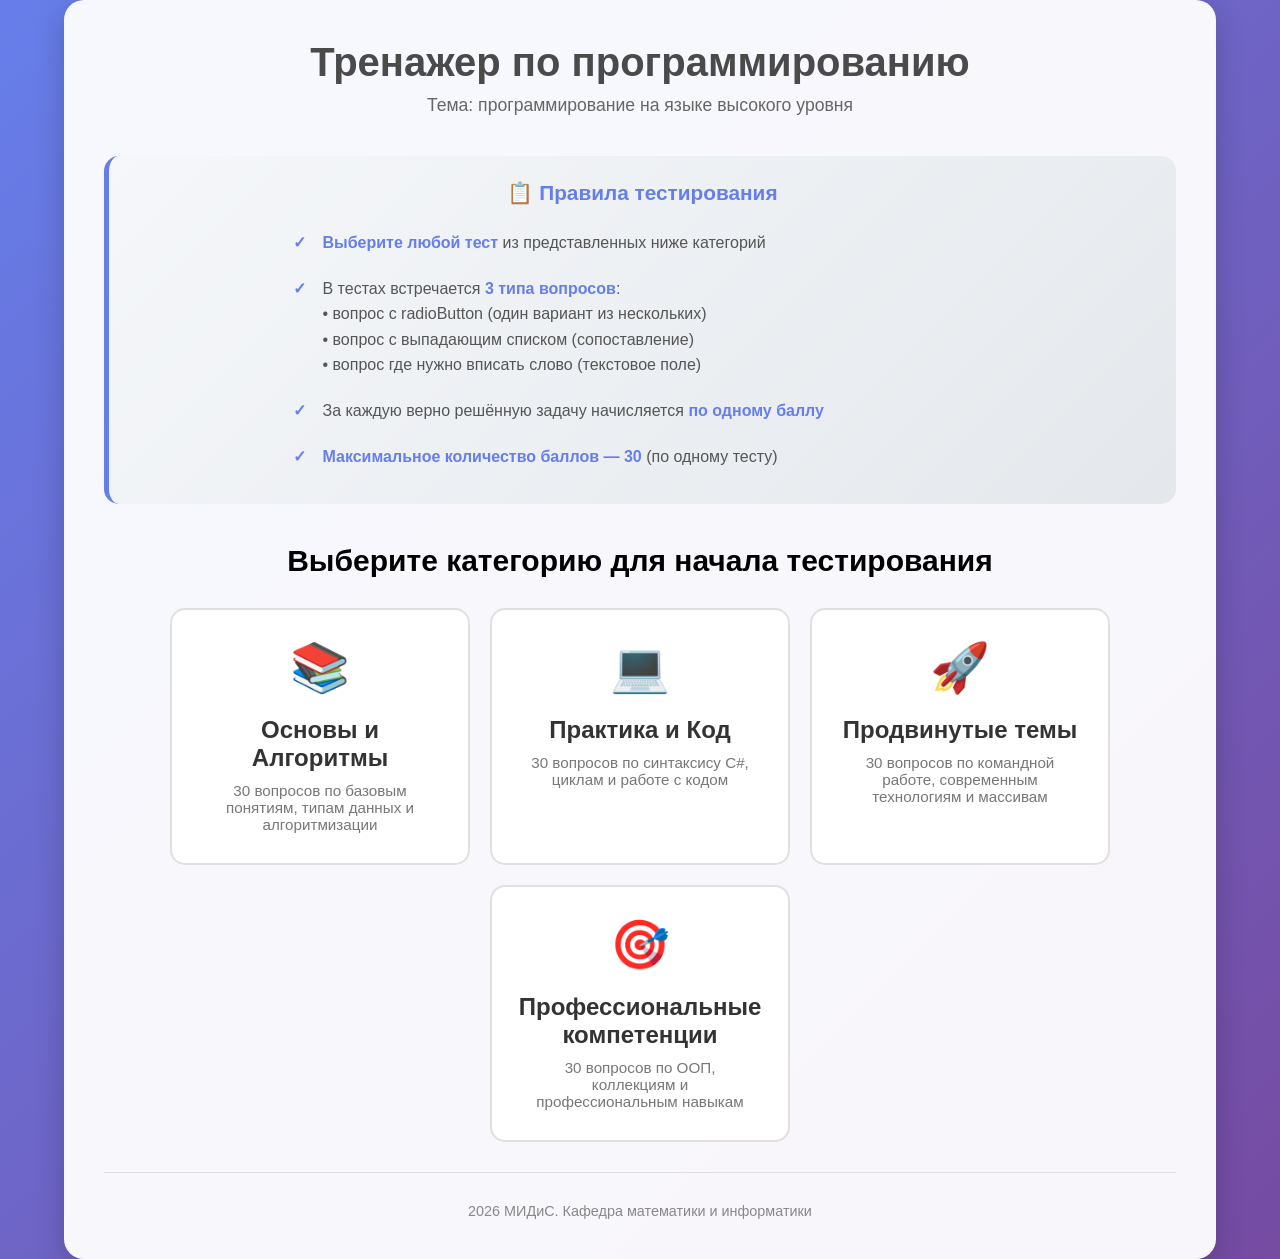
<file: index.html>
<!DOCTYPE html>
<html lang="ru">
<head>
    <meta charset="UTF-8">
    <meta name="viewport" content="width=device-width, initial-scale=1.0">
    <title>Тренажер по программированию</title>
    <style>
        * {
            box-sizing: border-box;
            margin: 0;
            padding: 0;
        }
        body {
            font-family: 'Segoe UI', Tahoma, Geneva, Verdana, sans-serif;
            background: linear-gradient(135deg, #667eea 0%, #764ba2 100%);
            min-height: 100vh;
            display: flex;
            flex-direction: column;
            align-items: center;
            justify-content: center;
            color: #333;
        }
        .container {
            background: rgba(255, 255, 255, 0.95);
            padding: 40px;
            border-radius: 20px;
            box-shadow: 0 10px 30px rgba(0,0,0,0.2);
            text-align: center;
            max-width: 1200px;
            width: 90%;
        }
        h1 {
            color: #4a4a4a;
            margin-bottom: 10px;
            font-size: 2.5rem;
        }
        p.subtitle {
            color: #666;
            margin-bottom: 40px;
            font-size: 1.1rem;
        }
        .rules-section {
            background: linear-gradient(135deg, #f5f7fa 0%, #e4e8ec 100%);
            border-radius: 15px;
            padding: 25px;
            margin-bottom: 40px;
            border-left: 5px solid #667eea;
        }
        .rules-title {
            color: #667eea;
            font-size: 1.3rem;
            font-weight: bold;
            margin-bottom: 15px;
        }
        .rules-list {
            list-style: none;
            text-align: left;
            max-width: 700px;
            margin: 0 auto;
        }
        .rules-list li {
            padding: 10px 0;
            padding-left: 30px;
            position: relative;
            color: #555;
            line-height: 1.6;
        }
        .rules-list li::before {
            content: "✓";
            position: absolute;
            left: 0;
            color: #667eea;
            font-weight: bold;
        }
        .rules-list li strong {
            color: #667eea;
        }
        .categories {
            display: flex;
            flex-wrap: wrap;
            gap: 20px;
            justify-content: center;
        }
        .card {
            background: white;
            border: 2px solid #e0e0e0;
            border-radius: 15px;
            padding: 30px;
            width: 300px;
            transition: transform 0.3s, box-shadow 0.3s;
            cursor: pointer;
            text-decoration: none;
            color: inherit;
            display: flex;
            flex-direction: column;
            align-items: center;
        }
        .card:hover {
            transform: translateY(-5px);
            box-shadow: 0 10px 20px rgba(0,0,0,0.1);
            border-color: #667eea;
        }
        .card-icon {
            font-size: 3rem;
            margin-bottom: 20px;
            color: #667eea;
        }
        .card-title {
            font-size: 1.5rem;
            font-weight: bold;
            margin-bottom: 10px;
            color: #333;
        }
        .card-desc {
            color: #777;
            font-size: 0.95rem;
        }
        .footer {
            display: flex;
            align-items: center;
            justify-content: center;
            margin-top: 30px;
            padding-top: 20px;
            border-top: 1px solid #e0e0e0;
        }
        .footer p {
            color: #888;
            font-size: 0.9rem;
            padding-top: 10px;
        }
        @media (max-width: 600px) {
            .container {
                padding: 20px;
            }
            h1 {
                font-size: 2rem;
            }
            .card {
                width: 100%;
            }
            .rules-section {
                padding: 15px;
            }
            .rules-list li {
                font-size: 0.9rem;
            }
        }
    </style>
</head>
<body>
    <div class="container">
        <h1>Тренажер по программированию</h1>
        <p class="subtitle">Тема: программирование на языке высокого уровня</p>
        
        <div class="rules-section">
            <div class="rules-title">📋 Правила тестирования</div>
            <ul class="rules-list">
                <li><strong>Выберите любой тест</strong> из представленных ниже категорий</li>
                <li>В тестах встречается <strong>3 типа вопросов</strong>: 
                    <br>• вопрос с radioButton (один вариант из нескольких)
                    <br>• вопрос с выпадающим списком (сопоставление)
                    <br>• вопрос где нужно вписать слово (текстовое поле)
                </li>
                <li>За каждую верно решённую задачу начисляется <strong>по одному баллу</strong></li>
                <li><strong>Максимальное количество баллов — 30</strong> (по одному тесту)</li>
            </ul>
        </div>

        <p class="subtitle sir" style="font-size: 30px; color: black; margin-bottom: 30px; font-weight: 600;">Выберите категорию для начала тестирования</p>
        
        <div class="categories">
            <a href="TEST_1/TEST_1.html" class="card">
                <div class="card-icon">📚</div>
                <div class="card-title">Основы и Алгоритмы</div>
                <div class="card-desc">30 вопросов по базовым понятиям, типам данных и алгоритмизации</div>
            </a>
            <a href="TEST_2/TEST_2.html" class="card">
                <div class="card-icon">💻</div>
                <div class="card-title">Практика и Код</div>
                <div class="card-desc">30 вопросов по синтаксису C#, циклам и работе с кодом</div>
            </a>
            <a href="TEST_3/TEST_3.html" class="card">
                <div class="card-icon">🚀</div>
                <div class="card-title">Продвинутые темы</div>
                <div class="card-desc">30 вопросов по командной работе, современным технологиям и массивам</div>
            </a>
            <a href="TEST_4/TEST_4.html" class="card">
                <div class="card-icon">🎯</div>
                <div class="card-title">Профессиональные компетенции</div>
                <div class="card-desc">30 вопросов по ООП, коллекциям и профессиональным навыкам</div>
            </a>
        </div>
       
        <footer class="footer">
            <p>2026 МИДиС. Кафедра математики и информатики</p>
        </footer>
    </div>
</body>
</html>
</file>
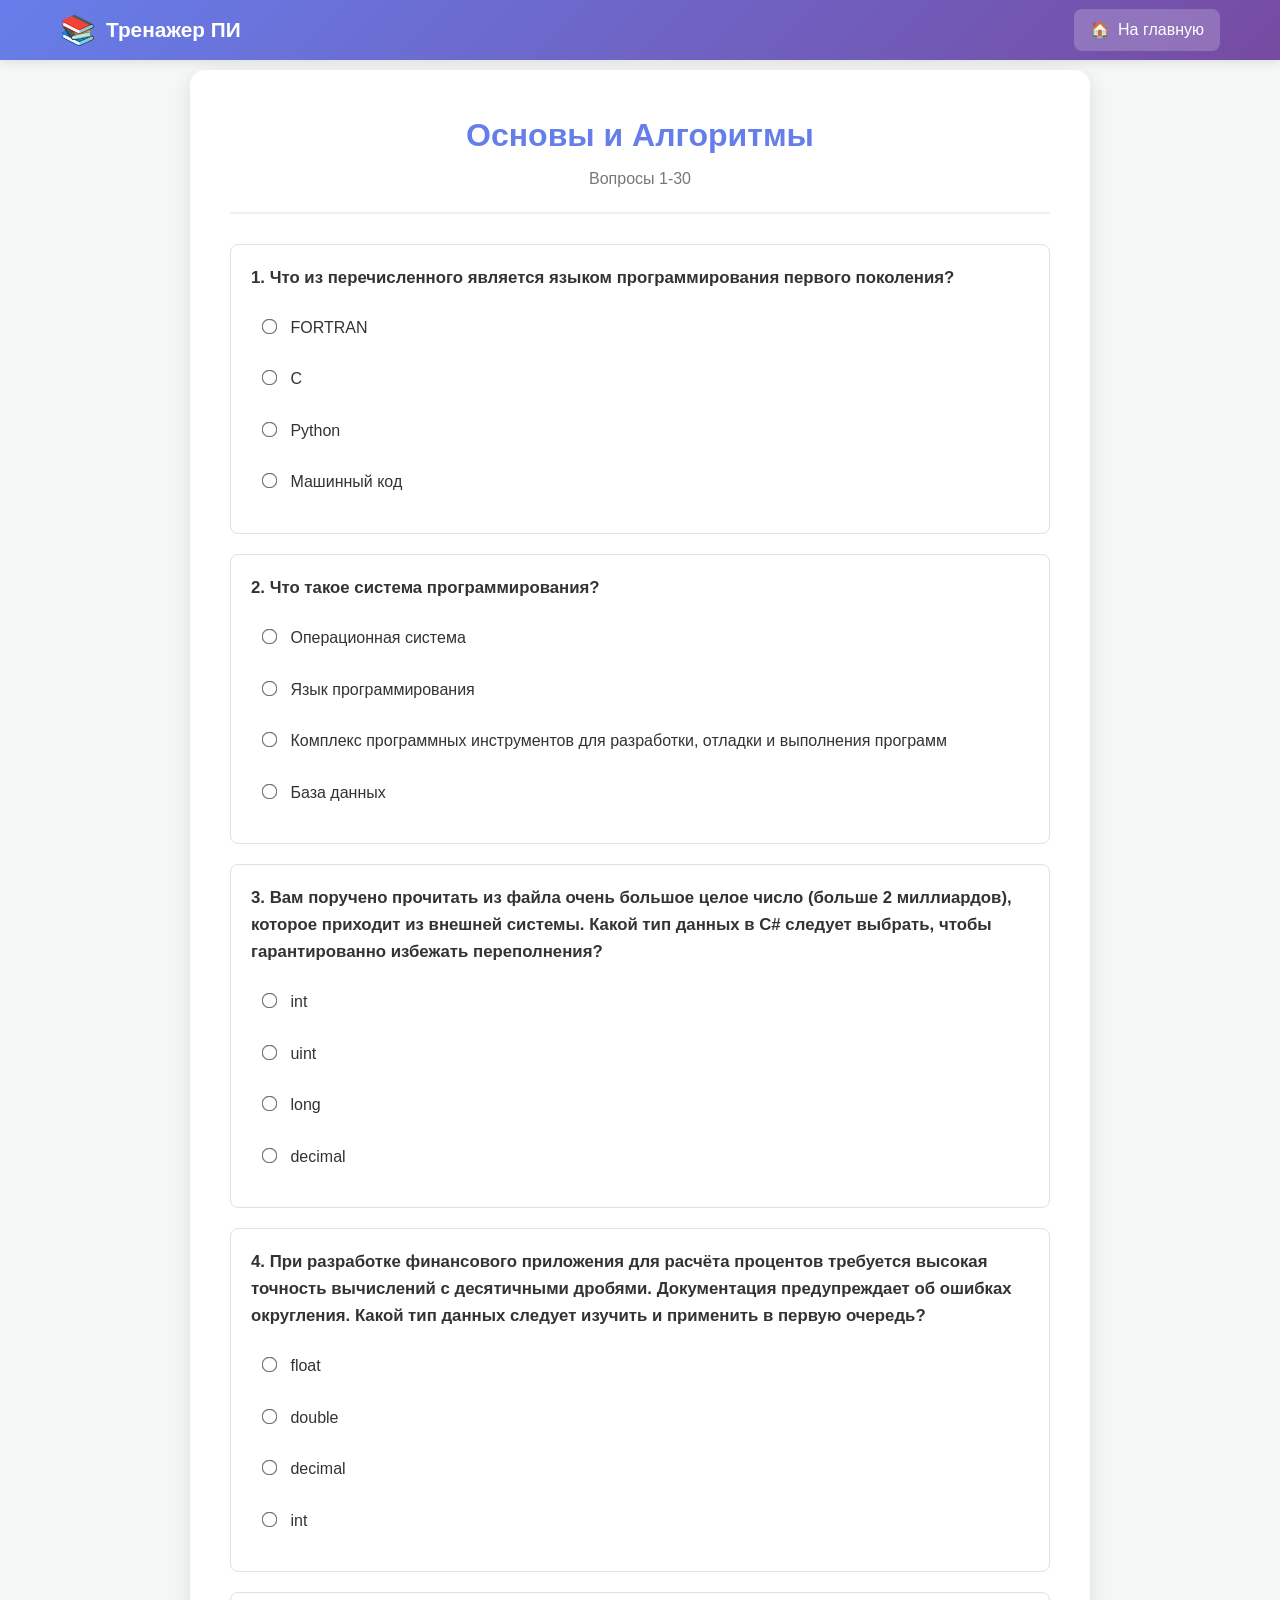
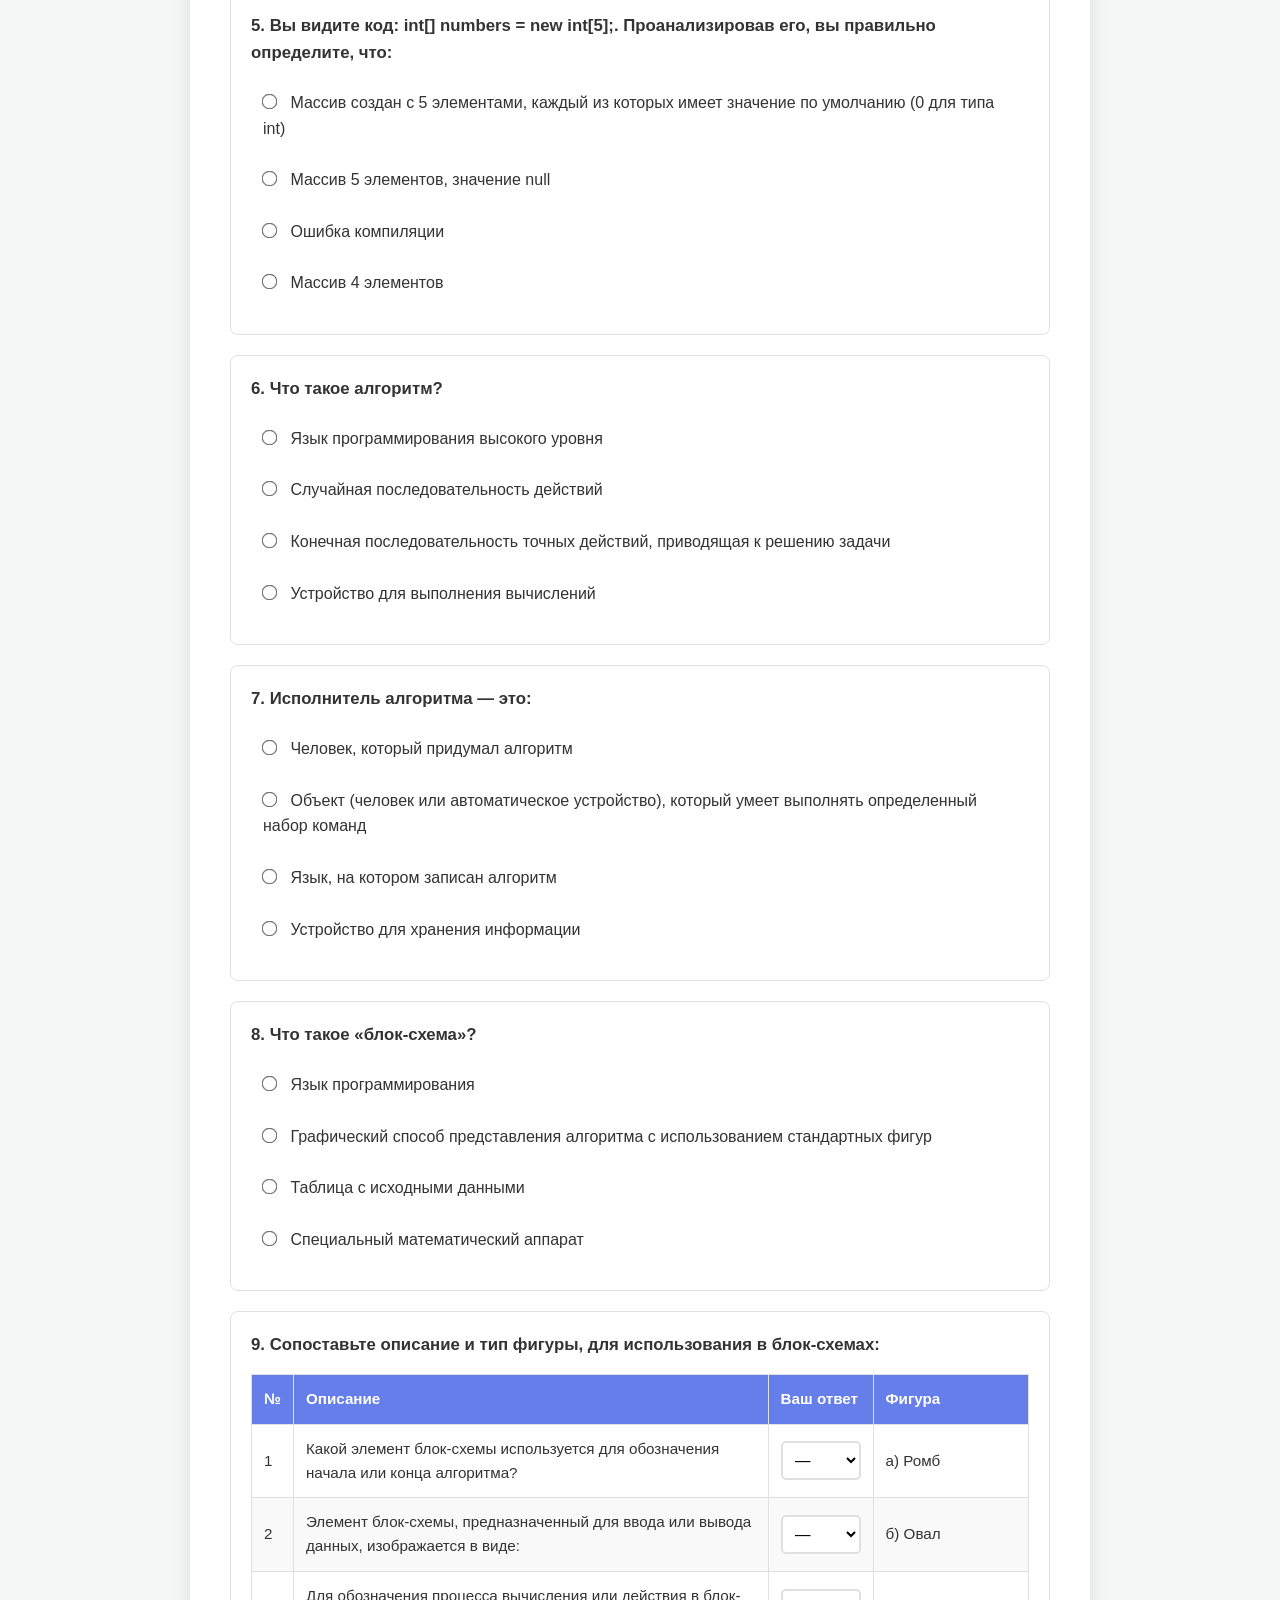
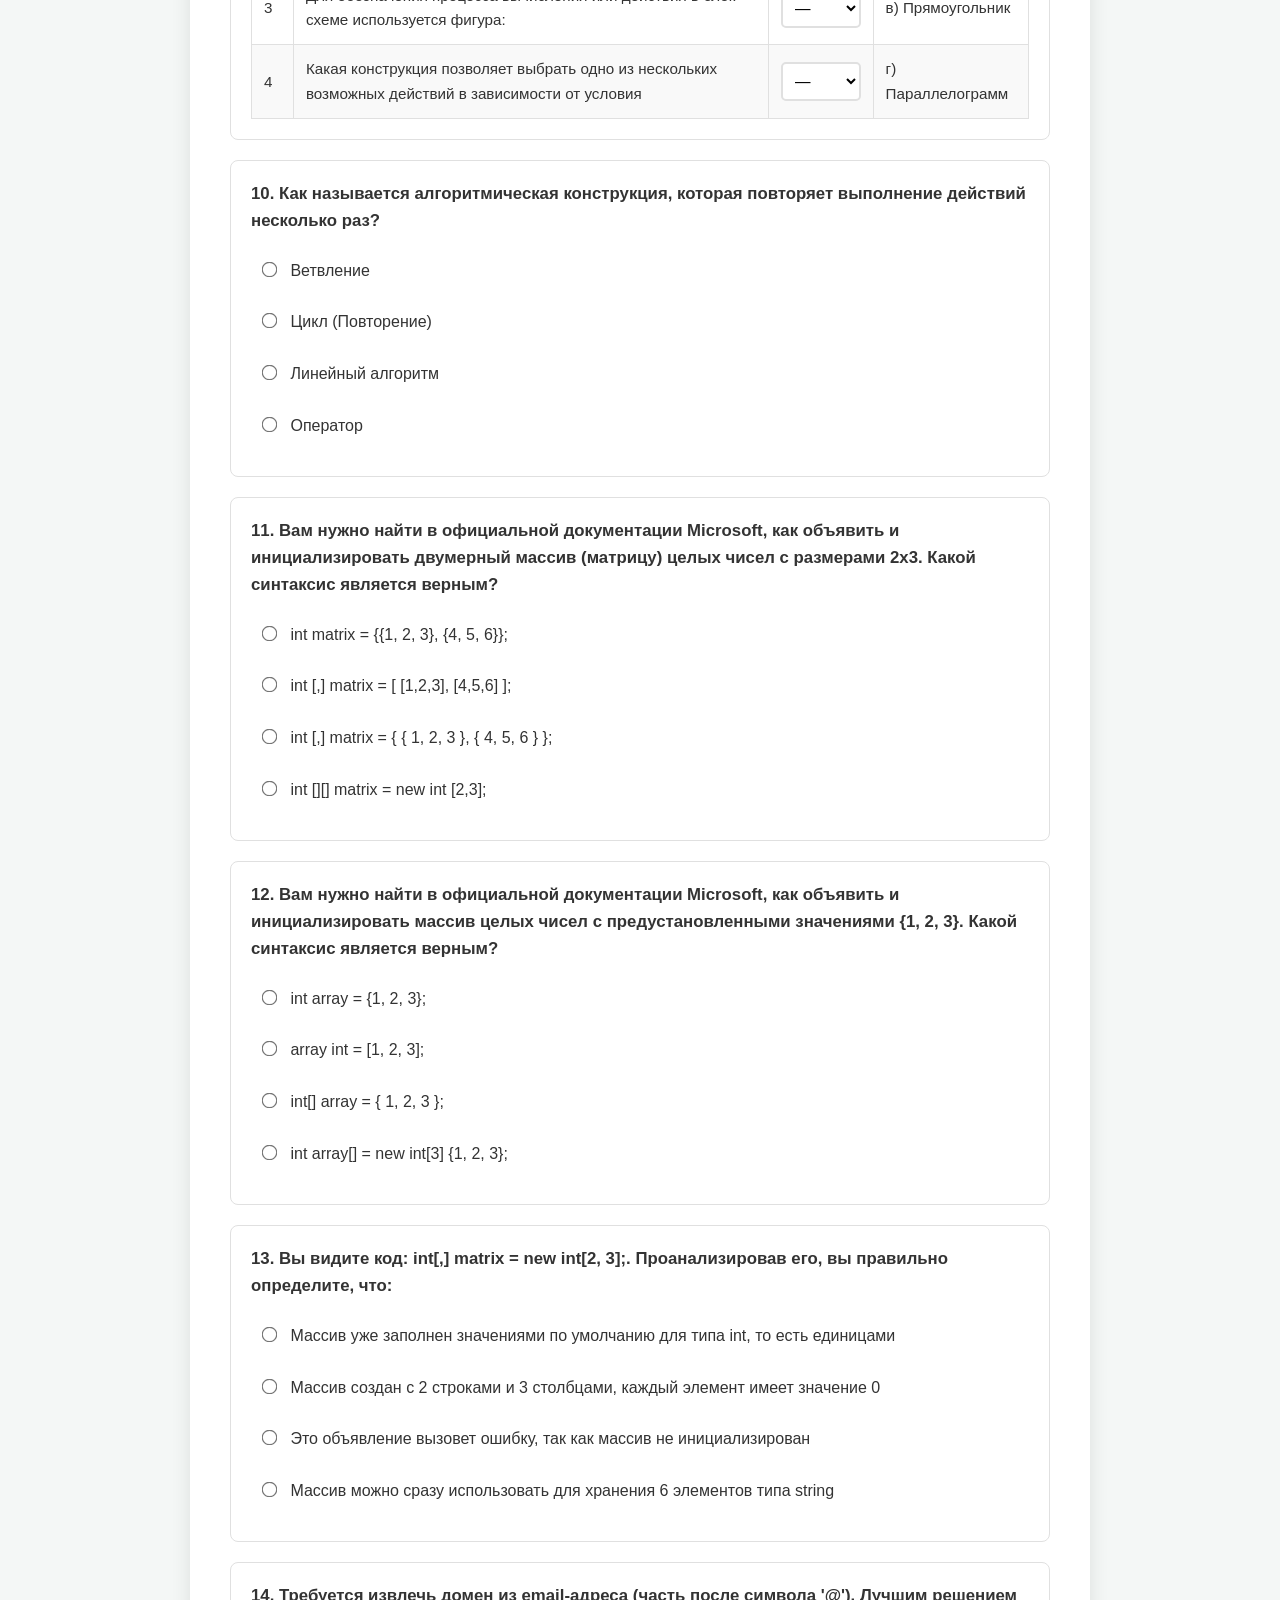
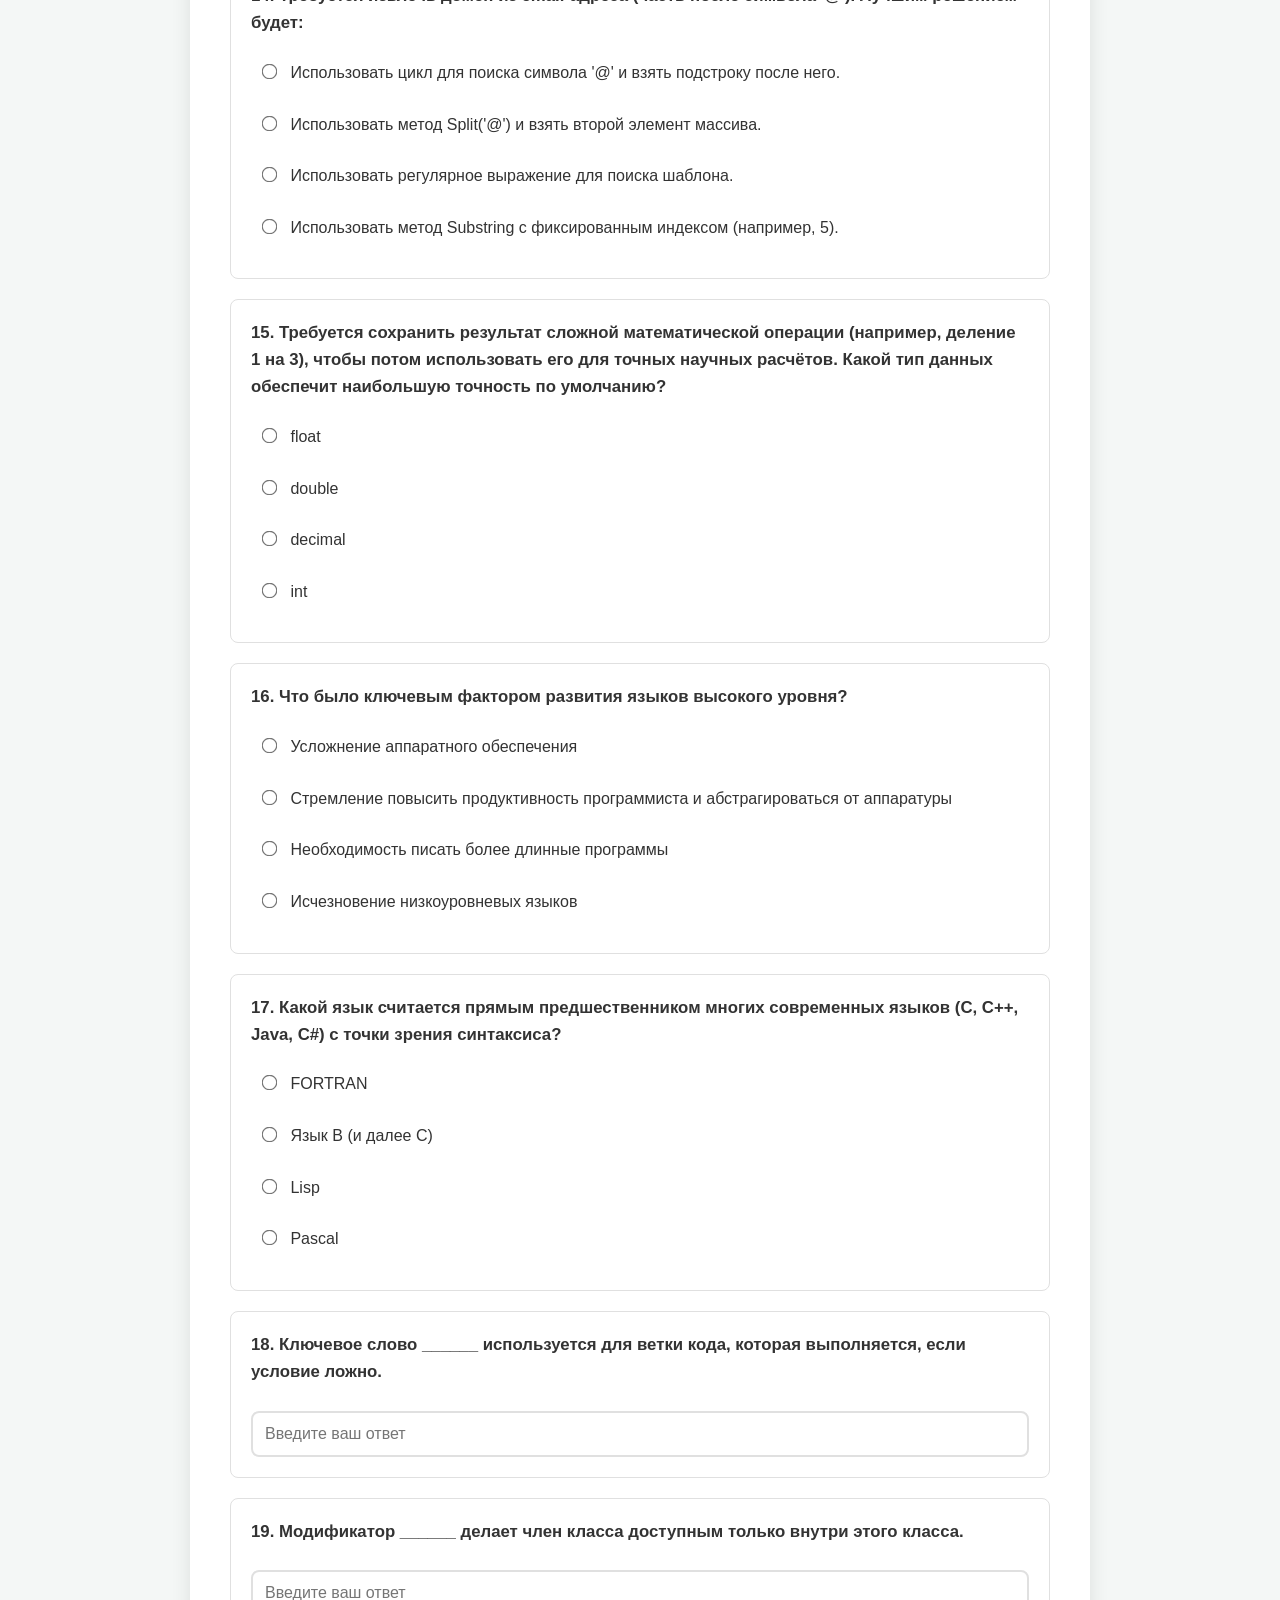
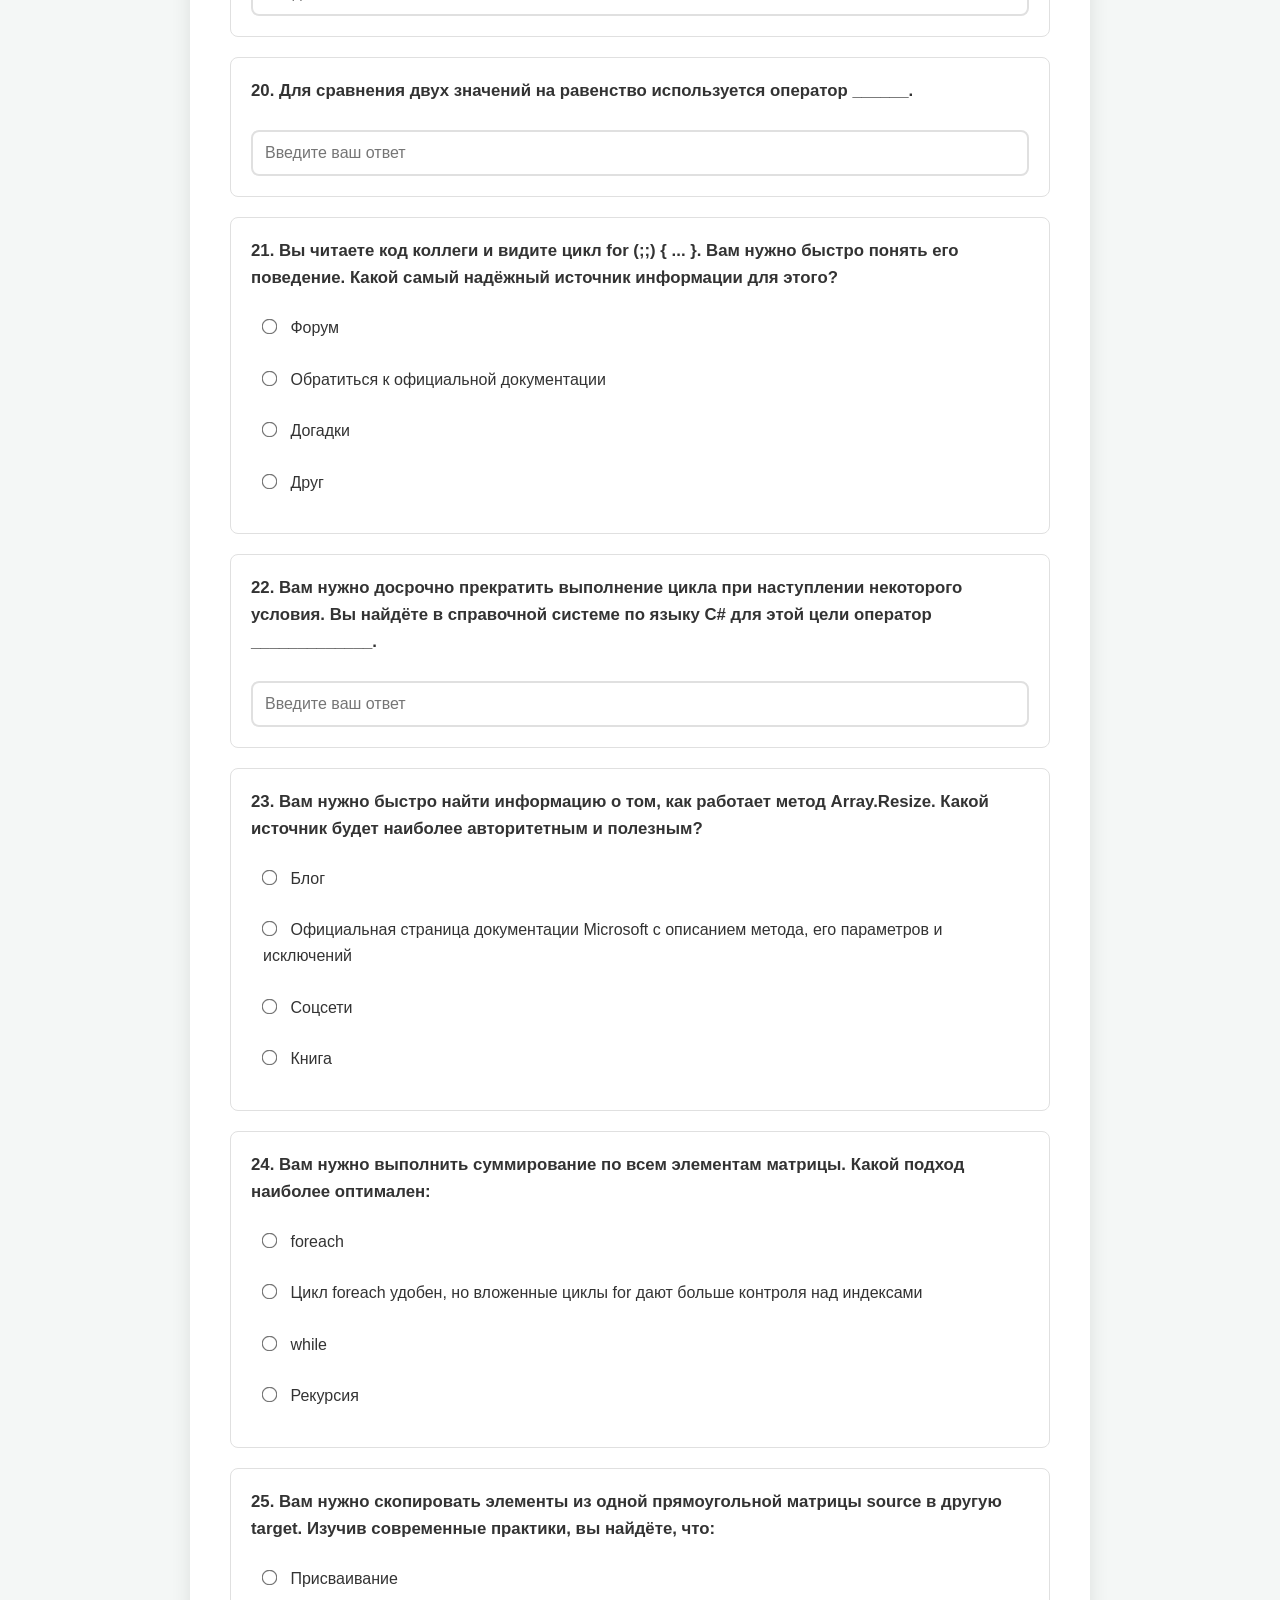
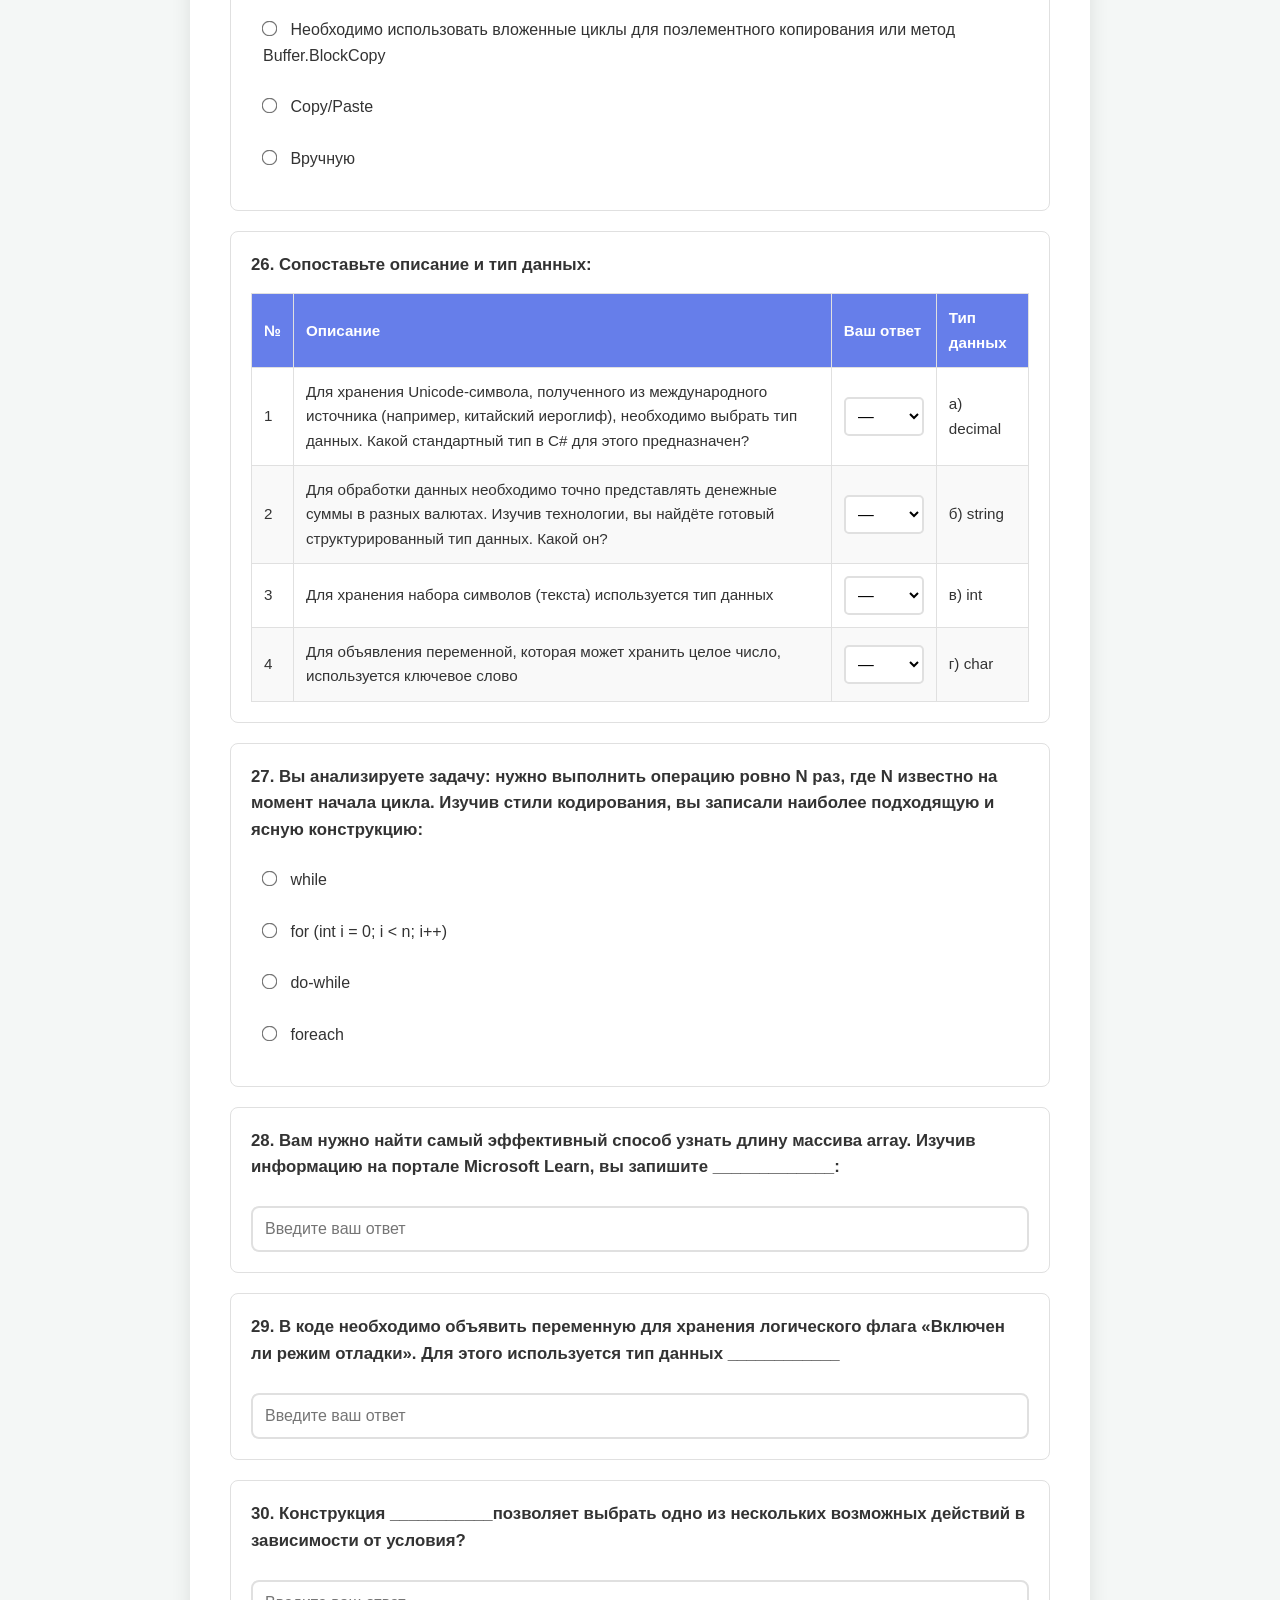
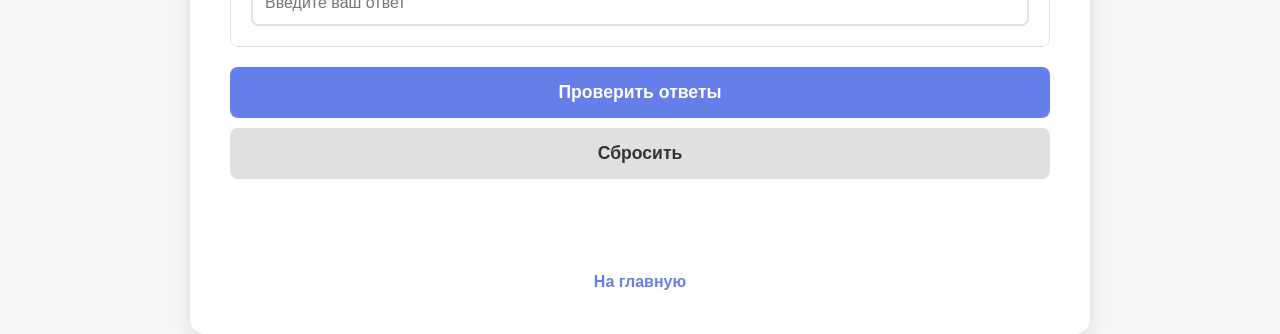
<file: TEST_1/TEST_1.html>
<!DOCTYPE html>
<html lang="ru">
<head>
    <meta charset="UTF-8">
    <meta name="viewport" content="width=device-width, initial-scale=1.0">
    <title>Тест 1: Основы</title>
    <link rel="stylesheet" href="style_1.css">
</head>
<body>
    <header class="fixed-header">
        <div class="header-content">
            <div class="logo">
                <span class="logo-icon">📚</span>
                <span class="logo-text">Тренажер ПИ</span>
            </div>
            <a href="../index.html" class="home-btn">
                <span>🏠</span>
                <span>На главную</span>
            </a>
        </div>
    </header>
    <div class="container">
        <header class="page-header">
            <h1>Основы и Алгоритмы</h1>
            <p>Вопросы 1-30</p>
        </header>
        <form id="quizForm">
            <div class="question">
                <p>1. Что из перечисленного является языком программирования первого поколения?</p>
                <label><input type="radio" name="q1" value="a"> FORTRAN</label>
                <label><input type="radio" name="q1" value="b"> C</label>
                <label><input type="radio" name="q1" value="c"> Python</label>
                <label><input type="radio" name="q1" value="d"> Машинный код</label>
            </div>
            <div class="question">
                <p>2. Что такое система программирования?</p>
                <label><input type="radio" name="q2" value="a"> Операционная система</label>
                <label><input type="radio" name="q2" value="b"> Язык программирования</label>
                <label><input type="radio" name="q2" value="c"> Комплекс программных инструментов для разработки, отладки и выполнения программ</label>
                <label><input type="radio" name="q2" value="d"> База данных</label>
            </div>
            <div class="question">
                <p>3. Вам поручено прочитать из файла очень большое целое число (больше 2 миллиардов), которое приходит из внешней системы. Какой тип данных в C# следует выбрать, чтобы гарантированно избежать переполнения?</p>
                <label><input type="radio" name="q3" value="a"> int</label>
                <label><input type="radio" name="q3" value="b"> uint</label>
                <label><input type="radio" name="q3" value="c"> long</label>
                <label><input type="radio" name="q3" value="d"> decimal</label>
            </div>
            <div class="question">
                <p>4. При разработке финансового приложения для расчёта процентов требуется высокая точность вычислений с десятичными дробями. Документация предупреждает об ошибках округления. Какой тип данных следует изучить и применить в первую очередь?</p>
                <label><input type="radio" name="q4" value="a"> float</label>
                <label><input type="radio" name="q4" value="b"> double</label>
                <label><input type="radio" name="q4" value="c"> decimal</label>
                <label><input type="radio" name="q4" value="d"> int</label>
            </div>
            <div class="question">
                <p>5. Вы видите код: int[] numbers = new int[5];. Проанализировав его, вы правильно определите, что:</p>
                <label><input type="radio" name="q5" value="a"> Массив создан с 5 элементами, каждый из которых имеет значение по умолчанию (0 для типа int)</label>
                <label><input type="radio" name="q5" value="b"> Массив 5 элементов, значение null</label>
                <label><input type="radio" name="q5" value="c"> Ошибка компиляции</label>
                <label><input type="radio" name="q5" value="d"> Массив 4 элементов</label>
            </div>
            <div class="question">
                <p>6. Что такое алгоритм?</p>
                <label><input type="radio" name="q6" value="a"> Язык программирования высокого уровня</label>
                <label><input type="radio" name="q6" value="b"> Случайная последовательность действий</label>
                <label><input type="radio" name="q6" value="c"> Конечная последовательность точных действий, приводящая к решению задачи</label>
                <label><input type="radio" name="q6" value="d"> Устройство для выполнения вычислений</label>
            </div>
            <div class="question">
                <p>7. Исполнитель алгоритма — это:</p>
                <label><input type="radio" name="q7" value="a"> Человек, который придумал алгоритм</label>
                <label><input type="radio" name="q7" value="b"> Объект (человек или автоматическое устройство), который умеет выполнять определенный набор команд</label>
                <label><input type="radio" name="q7" value="c"> Язык, на котором записан алгоритм</label>
                <label><input type="radio" name="q7" value="d"> Устройство для хранения информации</label>
            </div>
            <div class="question">
                <p>8. Что такое «блок-схема»?</p>
                <label><input type="radio" name="q8" value="a"> Язык программирования</label>
                <label><input type="radio" name="q8" value="b"> Графический способ представления алгоритма с использованием стандартных фигур</label>
                <label><input type="radio" name="q8" value="c"> Таблица с исходными данными</label>
                <label><input type="radio" name="q8" value="d"> Специальный математический аппарат</label>
            </div>
            <div class="question table-question">
                <p>9. Сопоставьте описание и тип фигуры, для использования в блок-схемах:</p>
                <table class="matching-table">
                    <thead>
                        <tr>
                            <th>№</th>
                            <th>Описание</th>
                            <th>Ваш ответ</th>
                            <th>Фигура</th>
                        </tr>
                    </thead>
                    <tbody>
                        <tr>
                            <td>1</td>
                            <td>Какой элемент блок-схемы используется для обозначения начала или конца алгоритма?</td>
                            <td>
                                <select name="q9_1" class="match-select">
                                    <option value="">—</option>
                                    <option value="a">а</option>
                                    <option value="б">б</option>
                                    <option value="в">в</option>
                                    <option value="г">г</option>
                                </select>
                            </td>
                            <td>а) Ромб</td>
                        </tr>
                        <tr>
                            <td>2</td>
                            <td>Элемент блок-схемы, предназначенный для ввода или вывода данных, изображается в виде:</td>
                            <td>
                                <select name="q9_2" class="match-select">
                                    <option value="">—</option>
                                    <option value="a">а</option>
                                    <option value="б">б</option>
                                    <option value="в">в</option>
                                    <option value="г">г</option>
                                </select>
                            </td>
                            <td>б) Овал</td>
                        </tr>
                        <tr>
                            <td>3</td>
                            <td>Для обозначения процесса вычисления или действия в блок-схеме используется фигура:</td>
                            <td>
                                <select name="q9_3" class="match-select">
                                    <option value="">—</option>
                                    <option value="a">а</option>
                                    <option value="б">б</option>
                                    <option value="в">в</option>
                                    <option value="г">г</option>
                                </select>
                            </td>
                            <td>в) Прямоугольник</td>
                        </tr>
                        <tr>
                            <td>4</td>
                            <td>Какая конструкция позволяет выбрать одно из нескольких возможных действий в зависимости от условия</td>
                            <td>
                                <select name="q9_4" class="match-select">
                                    <option value="">—</option>
                                    <option value="a">а</option>
                                    <option value="б">б</option>
                                    <option value="в">в</option>
                                    <option value="г">г</option>
                                </select>
                            </td>
                            <td>г) Параллелограмм</td>
                        </tr>
                    </tbody>
                </table>
                <div class="text-feedback q9-feedback"></div>
            </div>
            <div class="question">
                <p>10. Как называется алгоритмическая конструкция, которая повторяет выполнение действий несколько раз?</p>
                <label><input type="radio" name="q10" value="a"> Ветвление</label>
                <label><input type="radio" name="q10" value="b"> Цикл (Повторение)</label>
                <label><input type="radio" name="q10" value="c"> Линейный алгоритм</label>
                <label><input type="radio" name="q10" value="d"> Оператор</label>
            </div>
            <div class="question">
                <p>11. Вам нужно найти в официальной документации Microsoft, как объявить и инициализировать двумерный массив (матрицу) целых чисел с размерами 2x3. Какой синтаксис является верным?</p>
                <label><input type="radio" name="q11" value="a"> int matrix = {{1, 2, 3}, {4, 5, 6}};</label>
                <label><input type="radio" name="q11" value="b"> int [,] matrix = [ [1,2,3], [4,5,6] ];</label>
                <label><input type="radio" name="q11" value="c"> int [,] matrix = { { 1, 2, 3 }, { 4, 5, 6 } };</label>
                <label><input type="radio" name="q11" value="d"> int [][] matrix = new int [2,3];</label>
            </div>
            <div class="question">
                <p>12. Вам нужно найти в официальной документации Microsoft, как объявить и инициализировать массив целых чисел с предустановленными значениями {1, 2, 3}. Какой синтаксис является верным?</p>
                <label><input type="radio" name="q12" value="a"> int array = {1, 2, 3};</label>
                <label><input type="radio" name="q12" value="b"> array int = [1, 2, 3];</label>
                <label><input type="radio" name="q12" value="c"> int[] array = { 1, 2, 3 };</label>
                <label><input type="radio" name="q12" value="d"> int array[] = new int[3] {1, 2, 3};</label>
            </div>
            <div class="question">
                <p>13. Вы видите код: int[,] matrix = new int[2, 3];. Проанализировав его, вы правильно определите, что:</p>
                <label><input type="radio" name="q13" value="a"> Массив уже заполнен значениями по умолчанию для типа int, то есть единицами</label>
                <label><input type="radio" name="q13" value="b"> Массив создан с 2 строками и 3 столбцами, каждый элемент имеет значение 0</label>
                <label><input type="radio" name="q13" value="c"> Это объявление вызовет ошибку, так как массив не инициализирован</label>
                <label><input type="radio" name="q13" value="d"> Массив можно сразу использовать для хранения 6 элементов типа string</label>
            </div>
            <div class="question">
                <p>14. Требуется извлечь домен из email-адреса (часть после символа '@'). Лучшим решением будет:</p>
                <label><input type="radio" name="q14" value="a"> Использовать цикл для поиска символа '@' и взять подстроку после него.</label>
                <label><input type="radio" name="q14" value="b"> Использовать метод Split('@') и взять второй элемент массива.</label>
                <label><input type="radio" name="q14" value="c"> Использовать регулярное выражение для поиска шаблона.</label>
                <label><input type="radio" name="q14" value="d"> Использовать метод Substring с фиксированным индексом (например, 5).</label>
            </div>
            <div class="question">
                <p>15. Требуется сохранить результат сложной математической операции (например, деление 1 на 3), чтобы потом использовать его для точных научных расчётов. Какой тип данных обеспечит наибольшую точность по умолчанию?</p>
                <label><input type="radio" name="q15" value="a"> float</label>
                <label><input type="radio" name="q15" value="b"> double</label>
                <label><input type="radio" name="q15" value="c"> decimal</label>
                <label><input type="radio" name="q15" value="d"> int</label>
            </div>
            <div class="question">
                <p>16. Что было ключевым фактором развития языков высокого уровня?</p>
                <label><input type="radio" name="q16" value="a"> Усложнение аппаратного обеспечения</label>
                <label><input type="radio" name="q16" value="b"> Стремление повысить продуктивность программиста и абстрагироваться от аппаратуры</label>
                <label><input type="radio" name="q16" value="c"> Необходимость писать более длинные программы</label>
                <label><input type="radio" name="q16" value="d"> Исчезновение низкоуровневых языков</label>
            </div>
            <div class="question">
                <p>17. Какой язык считается прямым предшественником многих современных языков (C, C++, Java, C#) с точки зрения синтаксиса?</p>
                <label><input type="radio" name="q17" value="a"> FORTRAN</label>
                <label><input type="radio" name="q17" value="b"> Язык B (и далее C)</label>
                <label><input type="radio" name="q17" value="c"> Lisp</label>
                <label><input type="radio" name="q17" value="d"> Pascal</label>
            </div>
            <div class="question text-question">
                <p>18. Ключевое слово ______ используется для ветки кода, которая выполняется, если условие ложно.</p>
                <input type="text" name="q18" class="text-input" placeholder="Введите ваш ответ">
                <div class="text-feedback"></div>
            </div>
            <div class="question text-question">
                <p>19. Модификатор ______ делает член класса доступным только внутри этого класса.</p>
                <input type="text" name="q19" class="text-input" placeholder="Введите ваш ответ">
                <div class="text-feedback"></div>
            </div>
            <div class="question text-question">
                <p>20. Для сравнения двух значений на равенство используется оператор ______.</p>
                <input type="text" name="q20" class="text-input" placeholder="Введите ваш ответ">
                <div class="text-feedback"></div>
            </div>
            <div class="question">
                <p>21. Вы читаете код коллеги и видите цикл for (;;) { ... }. Вам нужно быстро понять его поведение. Какой самый надёжный источник информации для этого?</p>
                <label><input type="radio" name="q21" value="a"> Форум</label>
                <label><input type="radio" name="q21" value="b"> Обратиться к официальной документации</label>
                <label><input type="radio" name="q21" value="c"> Догадки</label>
                <label><input type="radio" name="q21" value="d"> Друг</label>
            </div>
            <div class="question text-question">
                <p>22. Вам нужно досрочно прекратить выполнение цикла при наступлении некоторого условия. Вы найдёте в справочной системе по языку C# для этой цели оператор _____________.</p>
                <input type="text" name="q22" class="text-input" placeholder="Введите ваш ответ">
                <div class="text-feedback"></div>
            </div>
            <div class="question">
                <p>23. Вам нужно быстро найти информацию о том, как работает метод Array.Resize. Какой источник будет наиболее авторитетным и полезным?</p>
                <label><input type="radio" name="q23" value="a"> Блог</label>
                <label><input type="radio" name="q23" value="b"> Официальная страница документации Microsoft с описанием метода, его параметров и исключений</label>
                <label><input type="radio" name="q23" value="c"> Соцсети</label>
                <label><input type="radio" name="q23" value="d"> Книга</label>
            </div>
            <div class="question">
                <p>24. Вам нужно выполнить суммирование по всем элементам матрицы. Какой подход наиболее оптимален:</p>
                <label><input type="radio" name="q24" value="a"> foreach</label>
                <label><input type="radio" name="q24" value="b"> Цикл foreach удобен, но вложенные циклы for дают больше контроля над индексами</label>
                <label><input type="radio" name="q24" value="c"> while</label>
                <label><input type="radio" name="q24" value="d"> Рекурсия</label>
            </div>
            <div class="question">
                <p>25. Вам нужно скопировать элементы из одной прямоугольной матрицы source в другую target. Изучив современные практики, вы найдёте, что:</p>
                <label><input type="radio" name="q25" value="a"> Присваивание</label>
                <label><input type="radio" name="q25" value="b"> Необходимо использовать вложенные циклы для поэлементного копирования или метод Buffer.BlockCopy</label>
                <label><input type="radio" name="q25" value="c"> Copy/Paste</label>
                <label><input type="radio" name="q25" value="d"> Вручную</label>
            </div>
            <div class="question table-question">
                <p>26. Сопоставьте описание и тип данных:</p>
                <table class="matching-table">
                    <thead>
                        <tr>
                            <th>№</th>
                            <th>Описание</th>
                            <th>Ваш ответ</th>
                            <th>Тип данных</th>
                        </tr>
                    </thead>
                    <tbody>
                        <tr>
                            <td>1</td>
                            <td>Для хранения Unicode-символа, полученного из международного источника (например, китайский иероглиф), необходимо выбрать тип данных. Какой стандартный тип в C# для этого предназначен?</td>
                            <td>
                                <select name="q26_1" class="match-select">
                                    <option value="">—</option>
                                    <option value="a">а</option>
                                    <option value="б">б</option>
                                    <option value="в">в</option>
                                    <option value="г">г</option>
                                </select>
                            </td>
                            <td>а) decimal</td>
                        </tr>
                        <tr>
                            <td>2</td>
                            <td>Для обработки данных необходимо точно представлять денежные суммы в разных валютах. Изучив технологии, вы найдёте готовый структурированный тип данных. Какой он?</td>
                            <td>
                                <select name="q26_2" class="match-select">
                                    <option value="">—</option>
                                    <option value="a">а</option>
                                    <option value="б">б</option>
                                    <option value="в">в</option>
                                    <option value="г">г</option>
                                </select>
                            </td>
                            <td>б) string</td>
                        </tr>
                        <tr>
                            <td>3</td>
                            <td>Для хранения набора символов (текста) используется тип данных</td>
                            <td>
                                <select name="q26_3" class="match-select">
                                    <option value="">—</option>
                                    <option value="a">а</option>
                                    <option value="б">б</option>
                                    <option value="в">в</option>
                                    <option value="г">г</option>
                                </select>
                            </td>
                            <td>в) int</td>
                        </tr>
                        <tr>
                            <td>4</td>
                            <td>Для объявления переменной, которая может хранить целое число, используется ключевое слово</td>
                            <td>
                                <select name="q26_4" class="match-select">
                                    <option value="">—</option>
                                    <option value="a">a</option>
                                    <option value="б">б</option>
                                    <option value="в">в</option>
                                    <option value="г">г</option>
                                </select>
                            </td>
                            <td>г) char</td>
                        </tr>
                    </tbody>
                </table>
                <div class="text-feedback q26-feedback"></div>
            </div>
            <div class="question">
                <p>27. Вы анализируете задачу: нужно выполнить операцию ровно N раз, где N известно на момент начала цикла. Изучив стили кодирования, вы записали наиболее подходящую и ясную конструкцию:</p>
                <label><input type="radio" name="q27" value="a"> while</label>
                <label><input type="radio" name="q27" value="b"> for (int i = 0; i < n; i++)</label>
                <label><input type="radio" name="q27" value="c"> do-while</label>
                <label><input type="radio" name="q27" value="d"> foreach</label>
            </div>
            <div class="question text-question">
                <p>28. Вам нужно найти самый эффективный способ узнать длину массива array. Изучив информацию на портале Microsoft Learn, вы запишите _____________:</p>
                <input type="text" name="q28" class="text-input" placeholder="Введите ваш ответ">
                <div class="text-feedback"></div>
            </div>
            <div class="question text-question">
                <p>29. В коде необходимо объявить переменную для хранения логического флага «Включен ли режим отладки». Для этого используется тип данных ____________</p>
                <input type="text" name="q29" class="text-input" placeholder="Введите ваш ответ">
                <div class="text-feedback"></div>
            </div>
            <div class="question text-question">
                <p>30. Конструкция ___________позволяет выбрать одно из нескольких возможных действий в зависимости от условия?</p>
                <input type="text" name="q30" class="text-input" placeholder="Введите ваш ответ">
                <div class="text-feedback"></div>
            </div>
            <button type="button" onclick="checkAnswers()">Проверить ответы</button>
            <button type="button" onclick="resetForm()">Сбросить</button>
        </form>
        <div id="result"></div>
        <a href="../index.html" class="back-link">На главную</a>
    </div>
    <script src="script_1.js"></script>
</body>
</html>
</file>
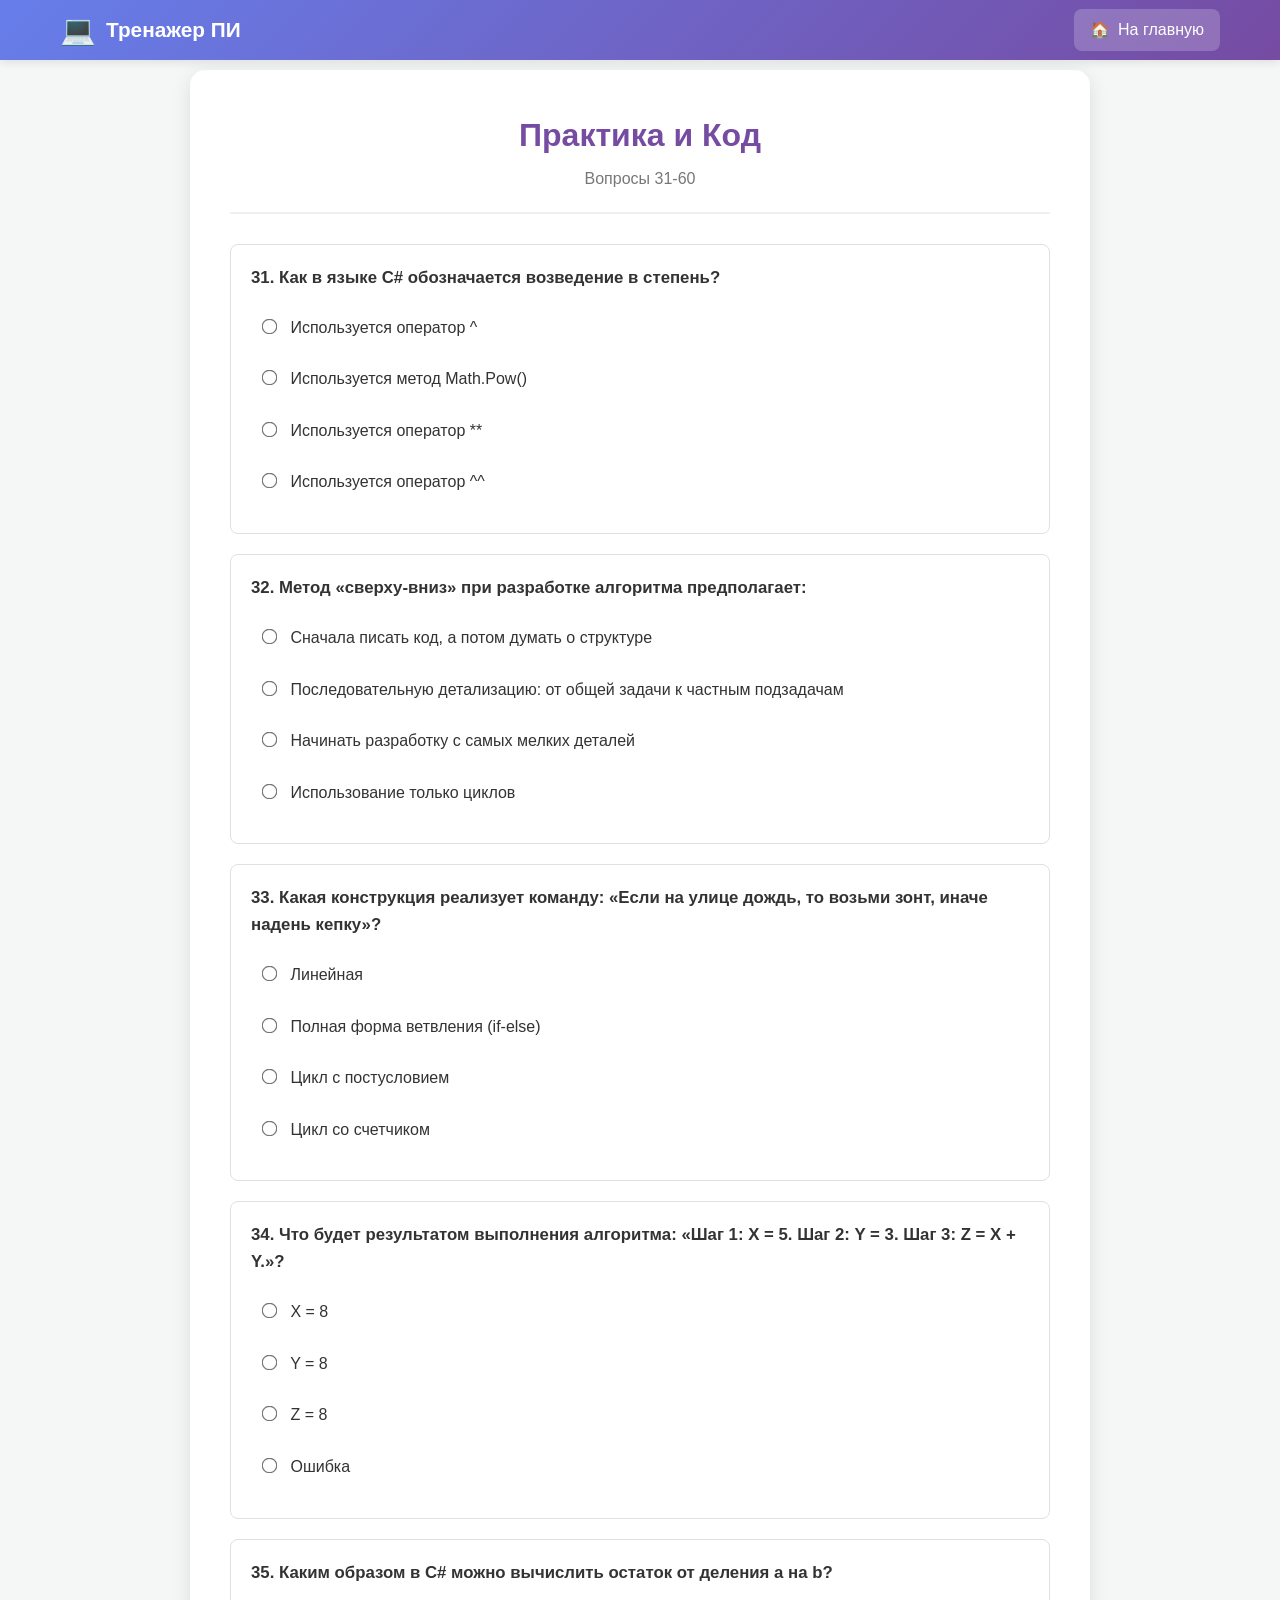
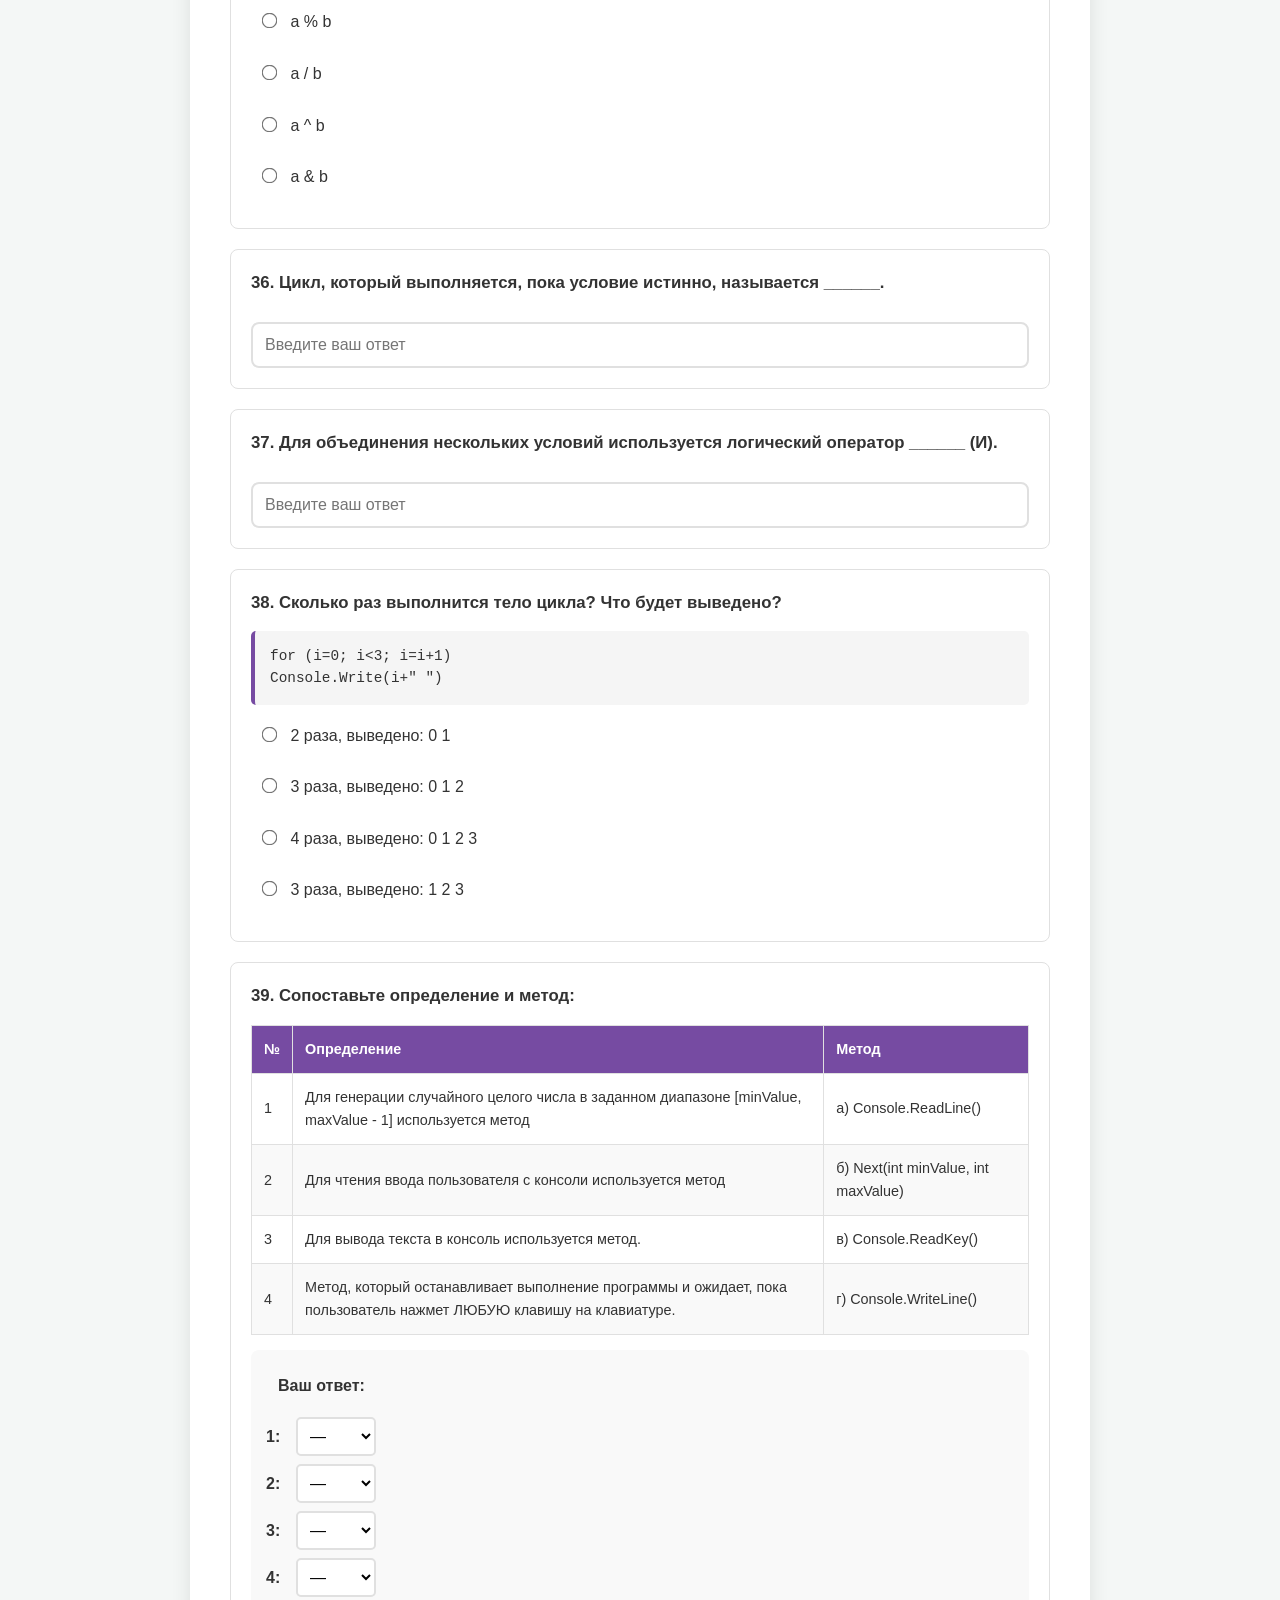
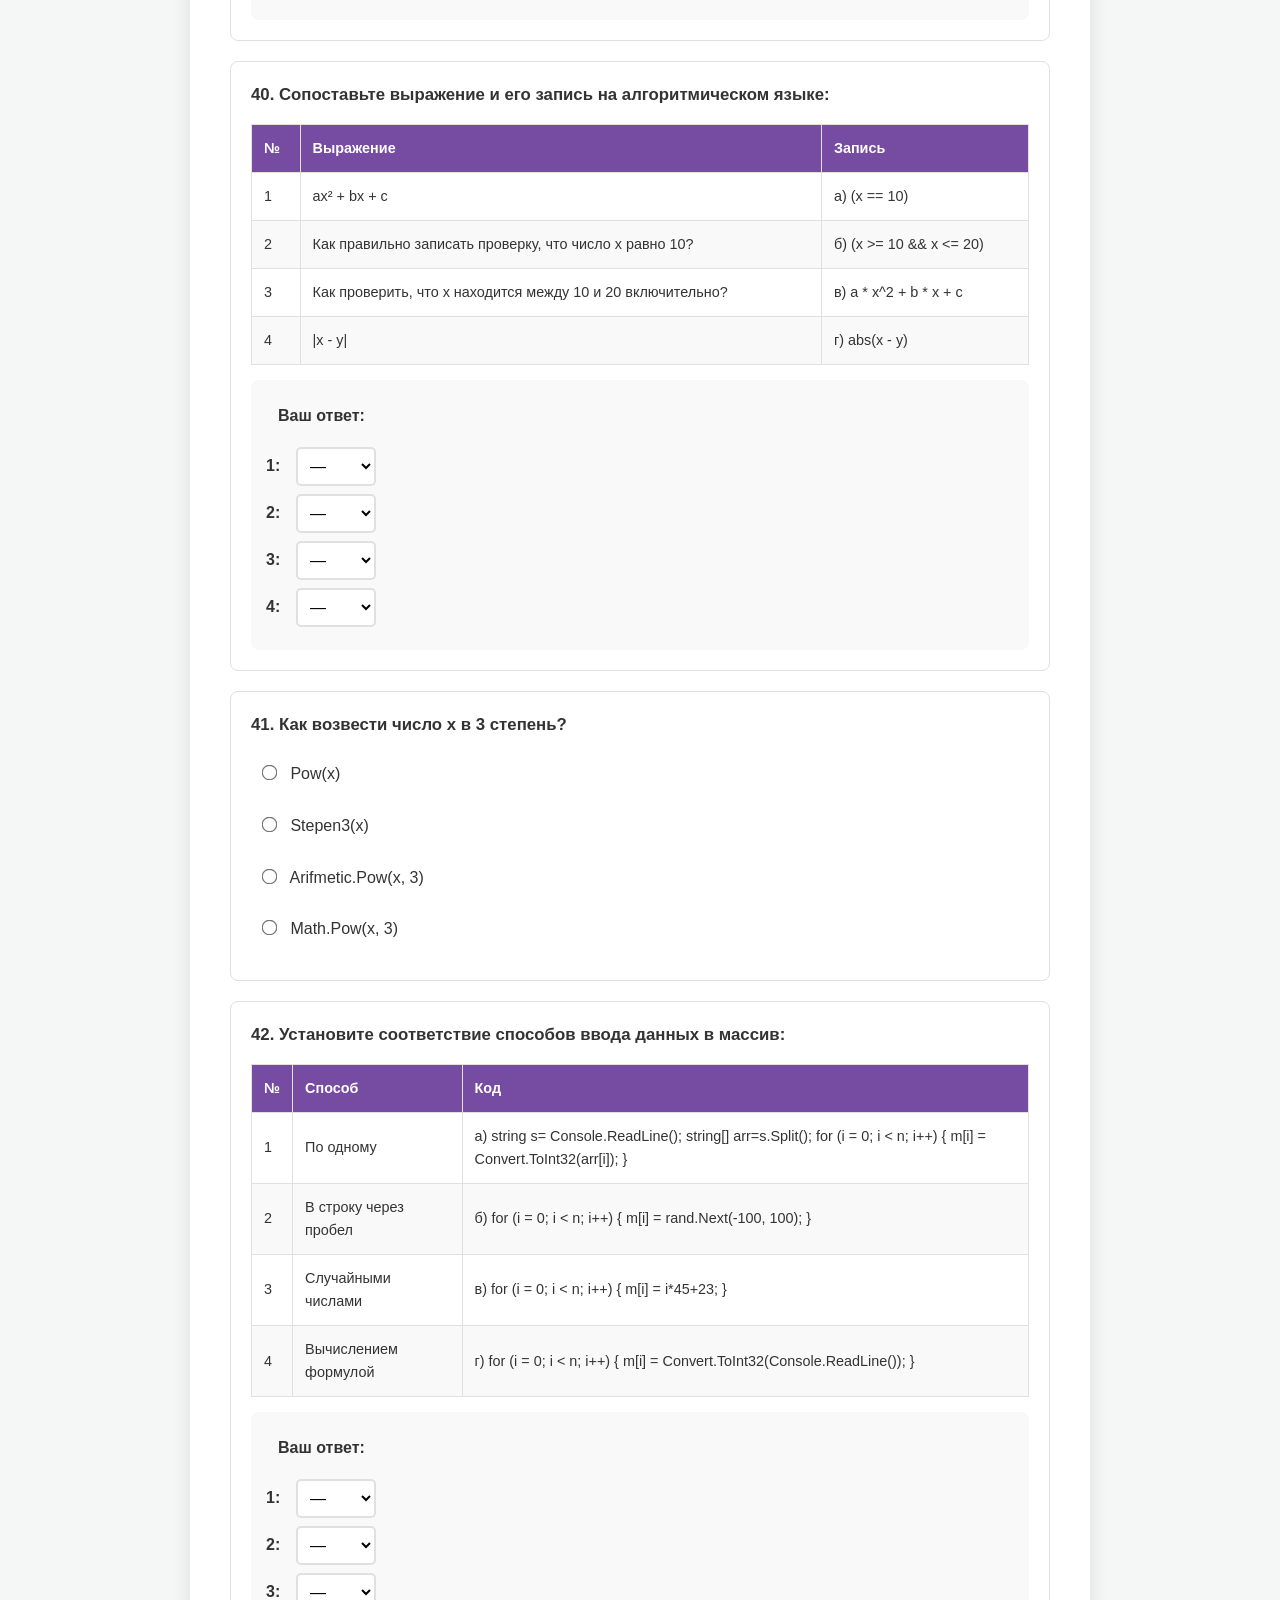
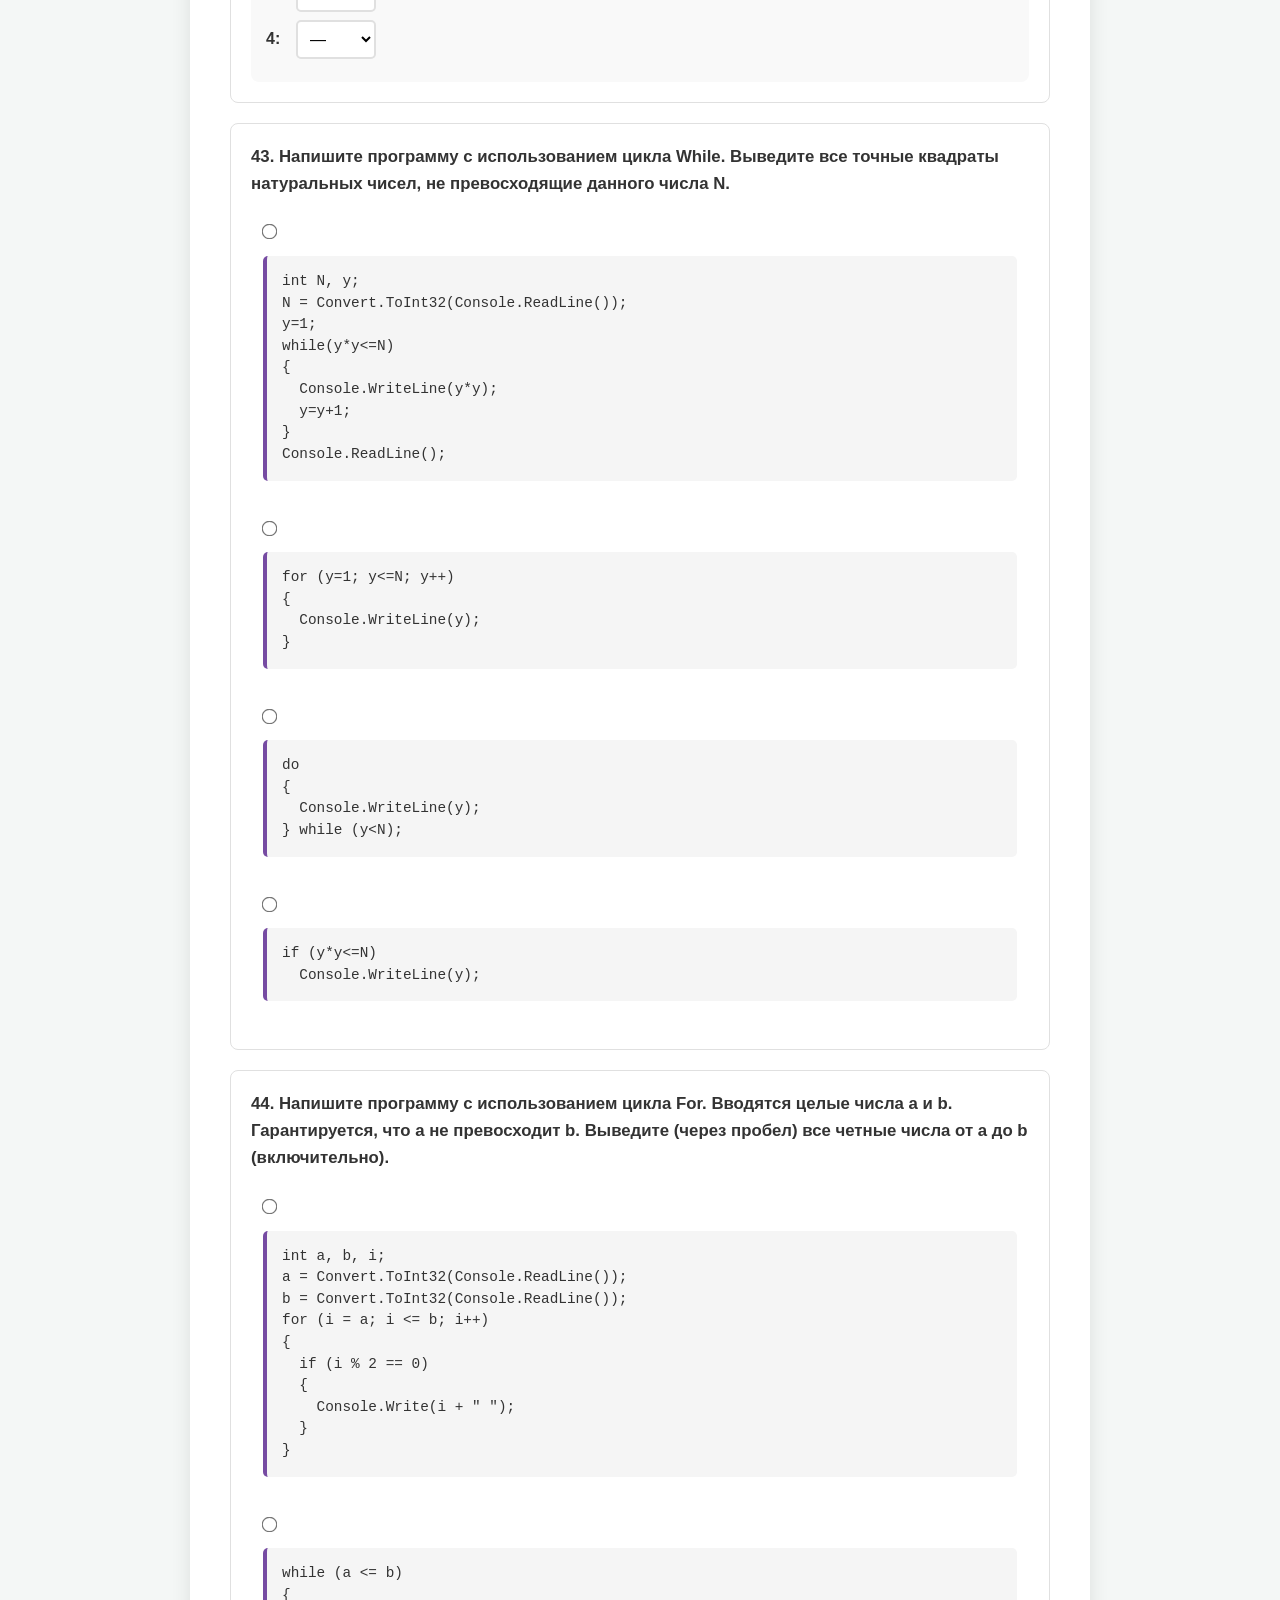
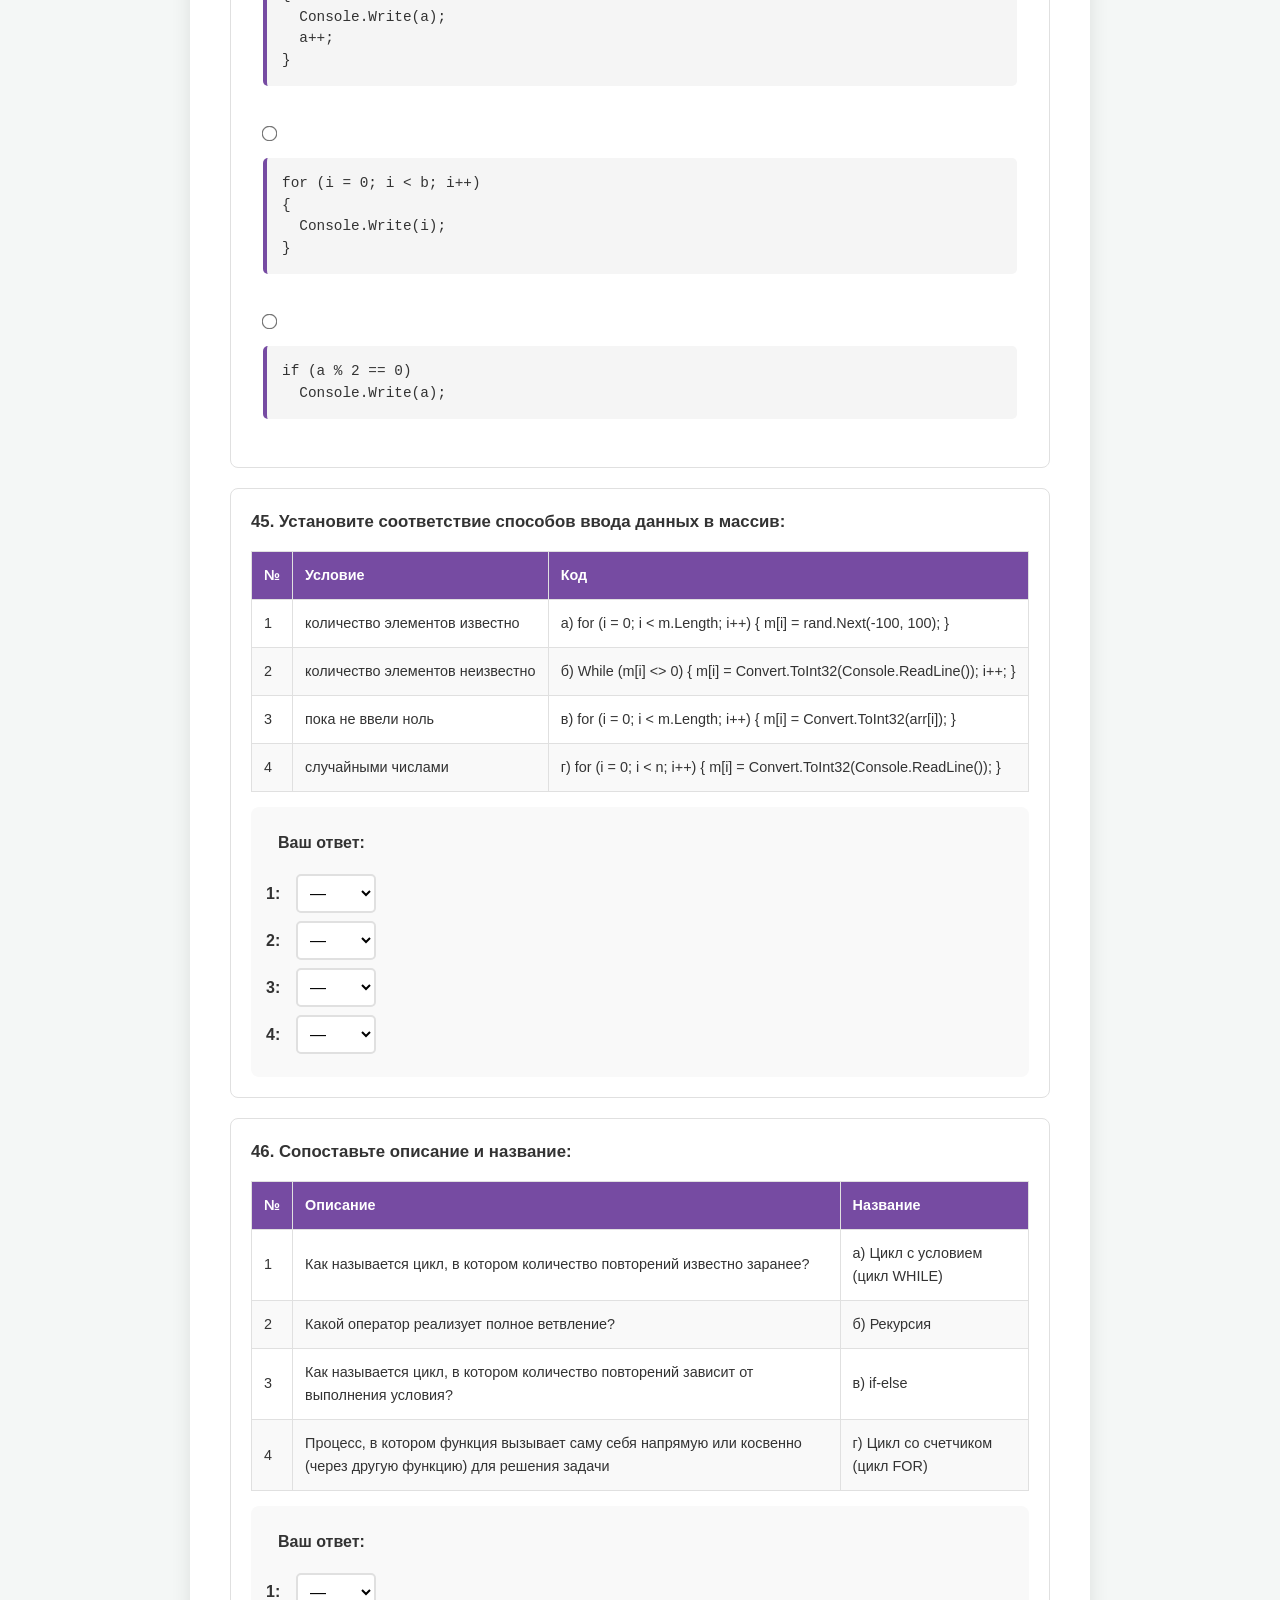
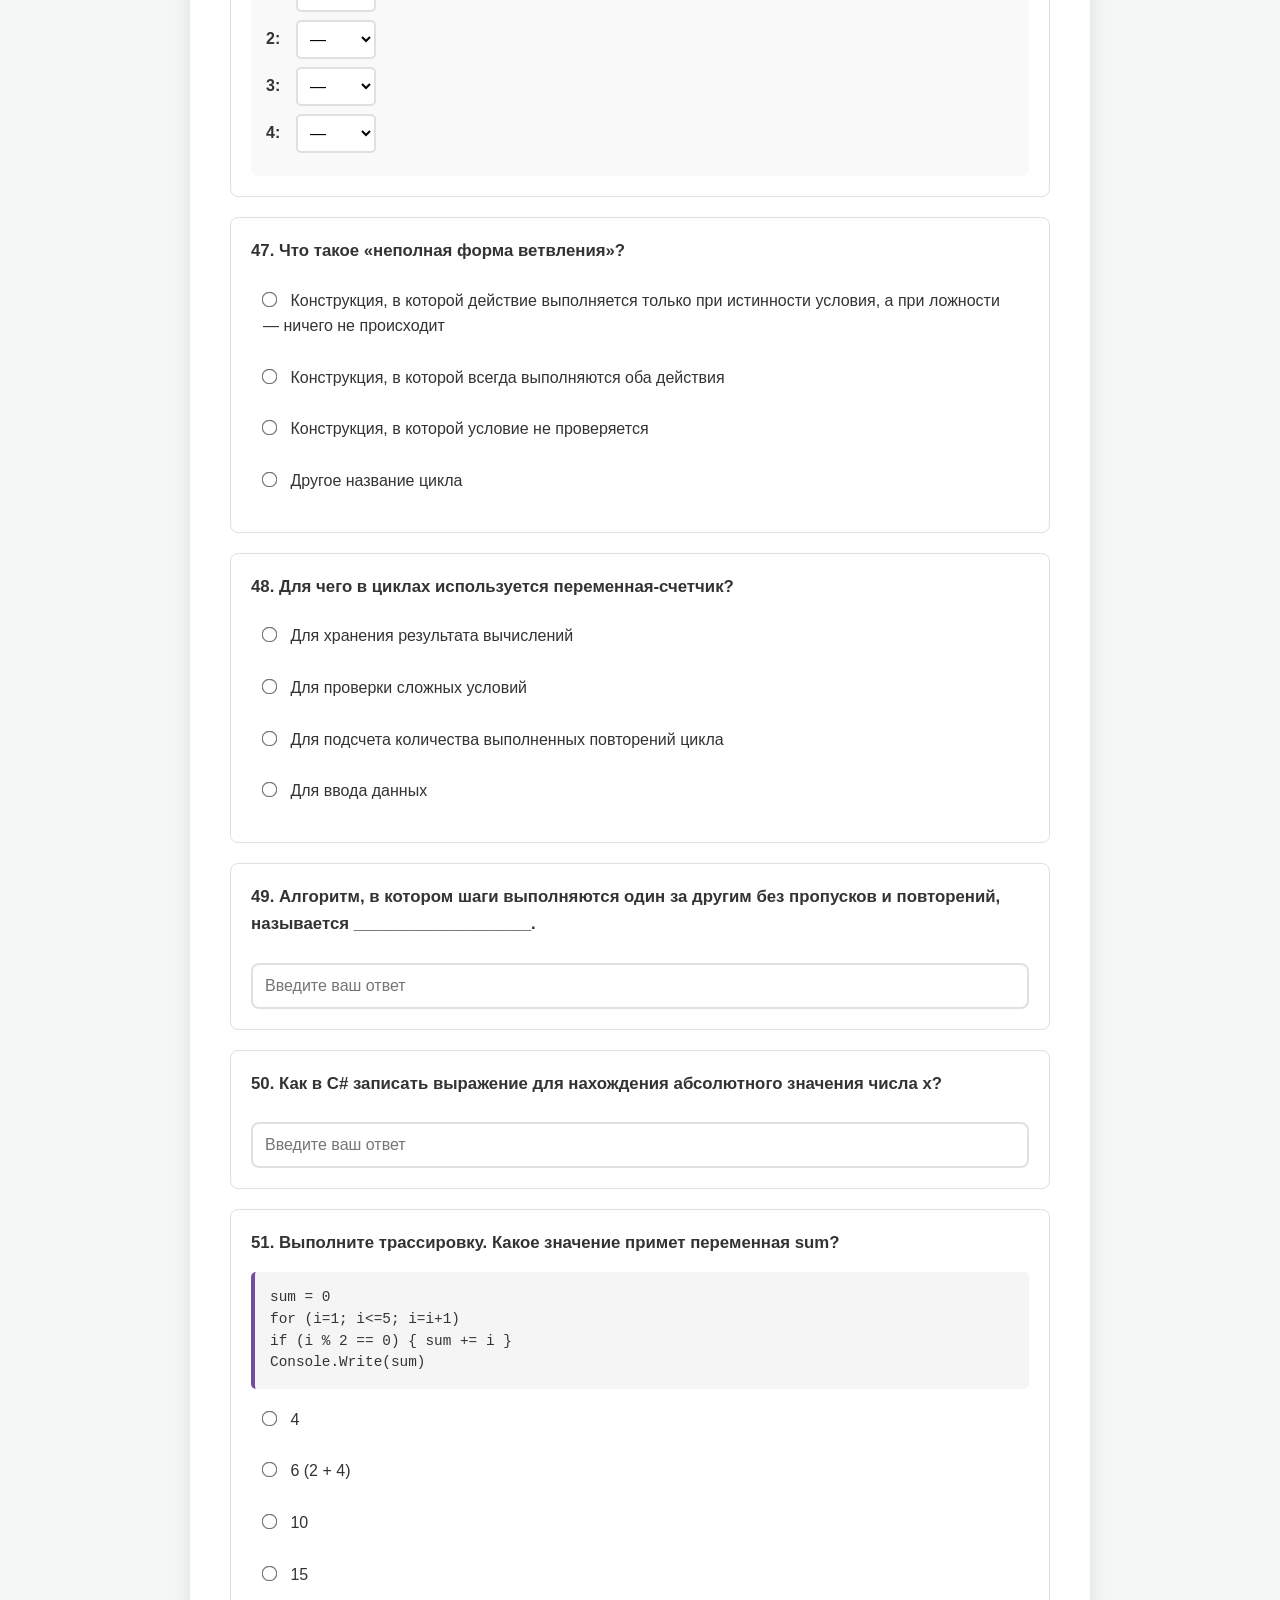
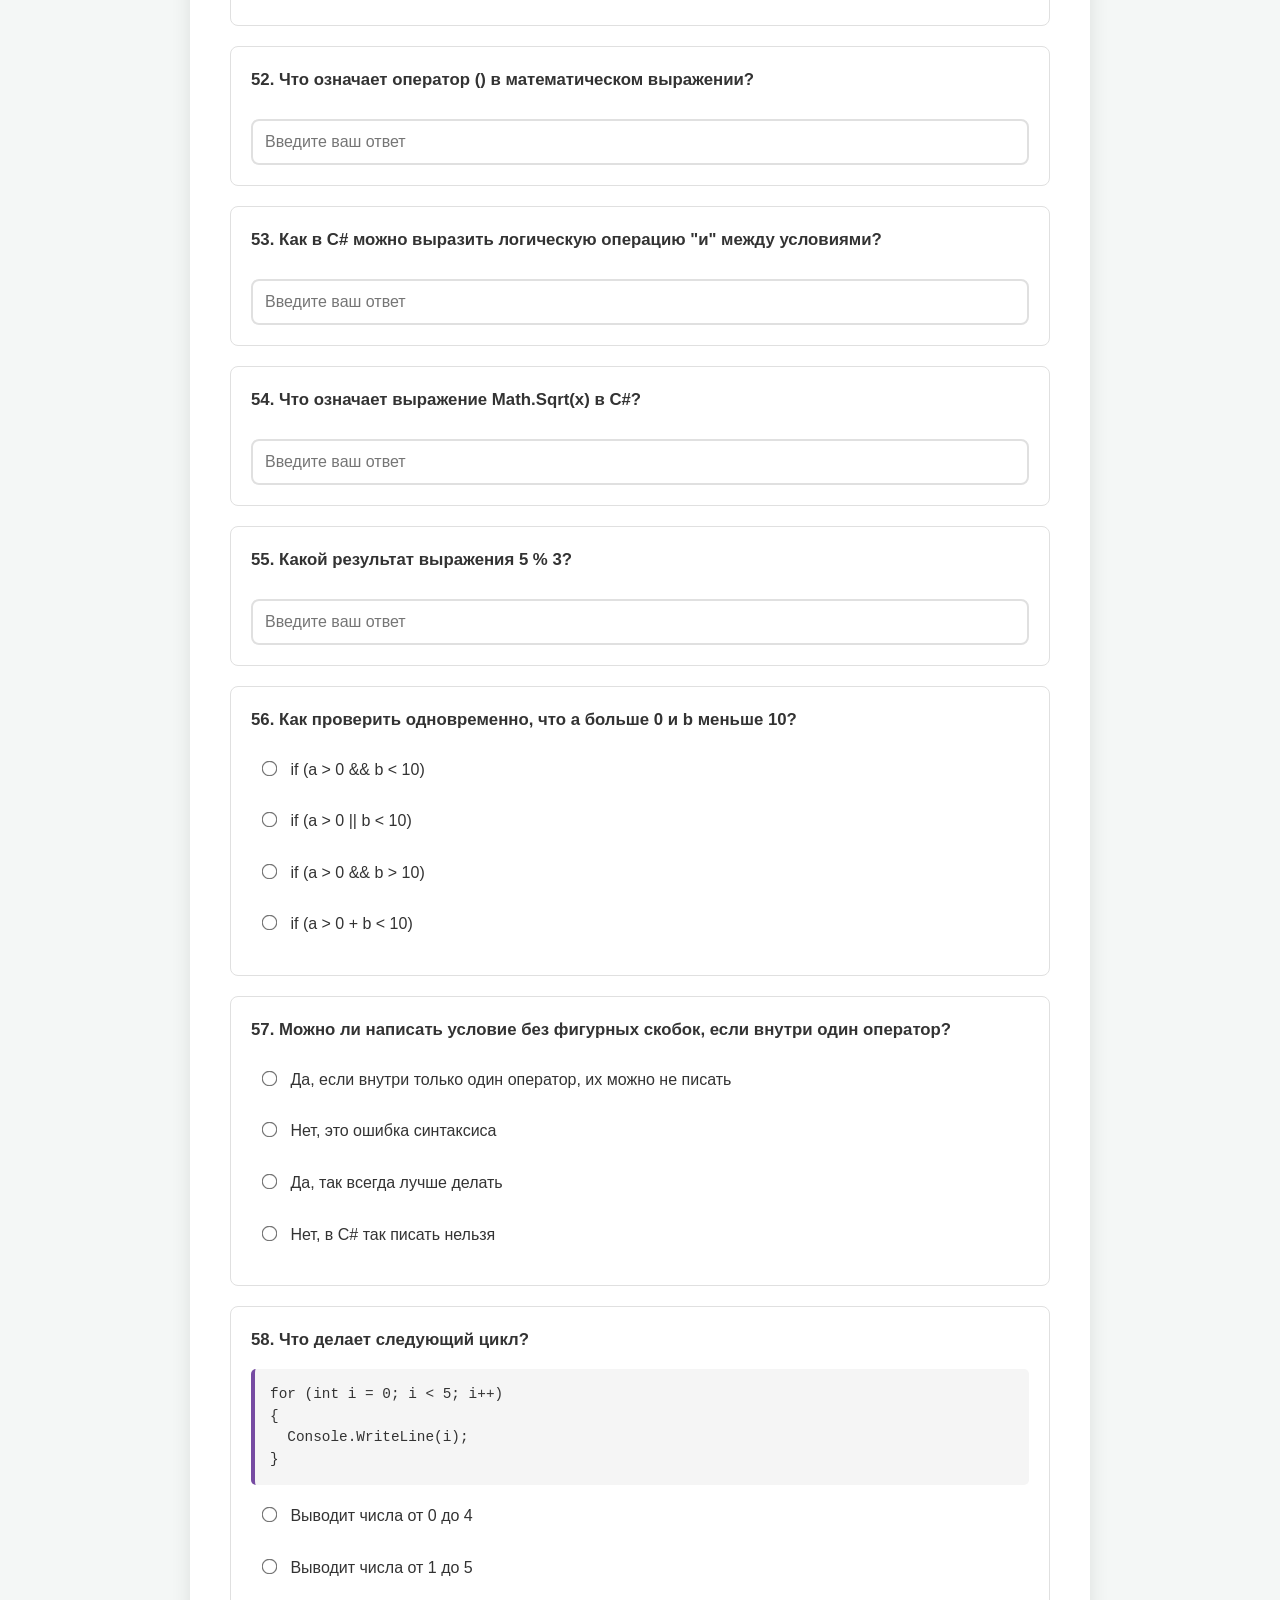
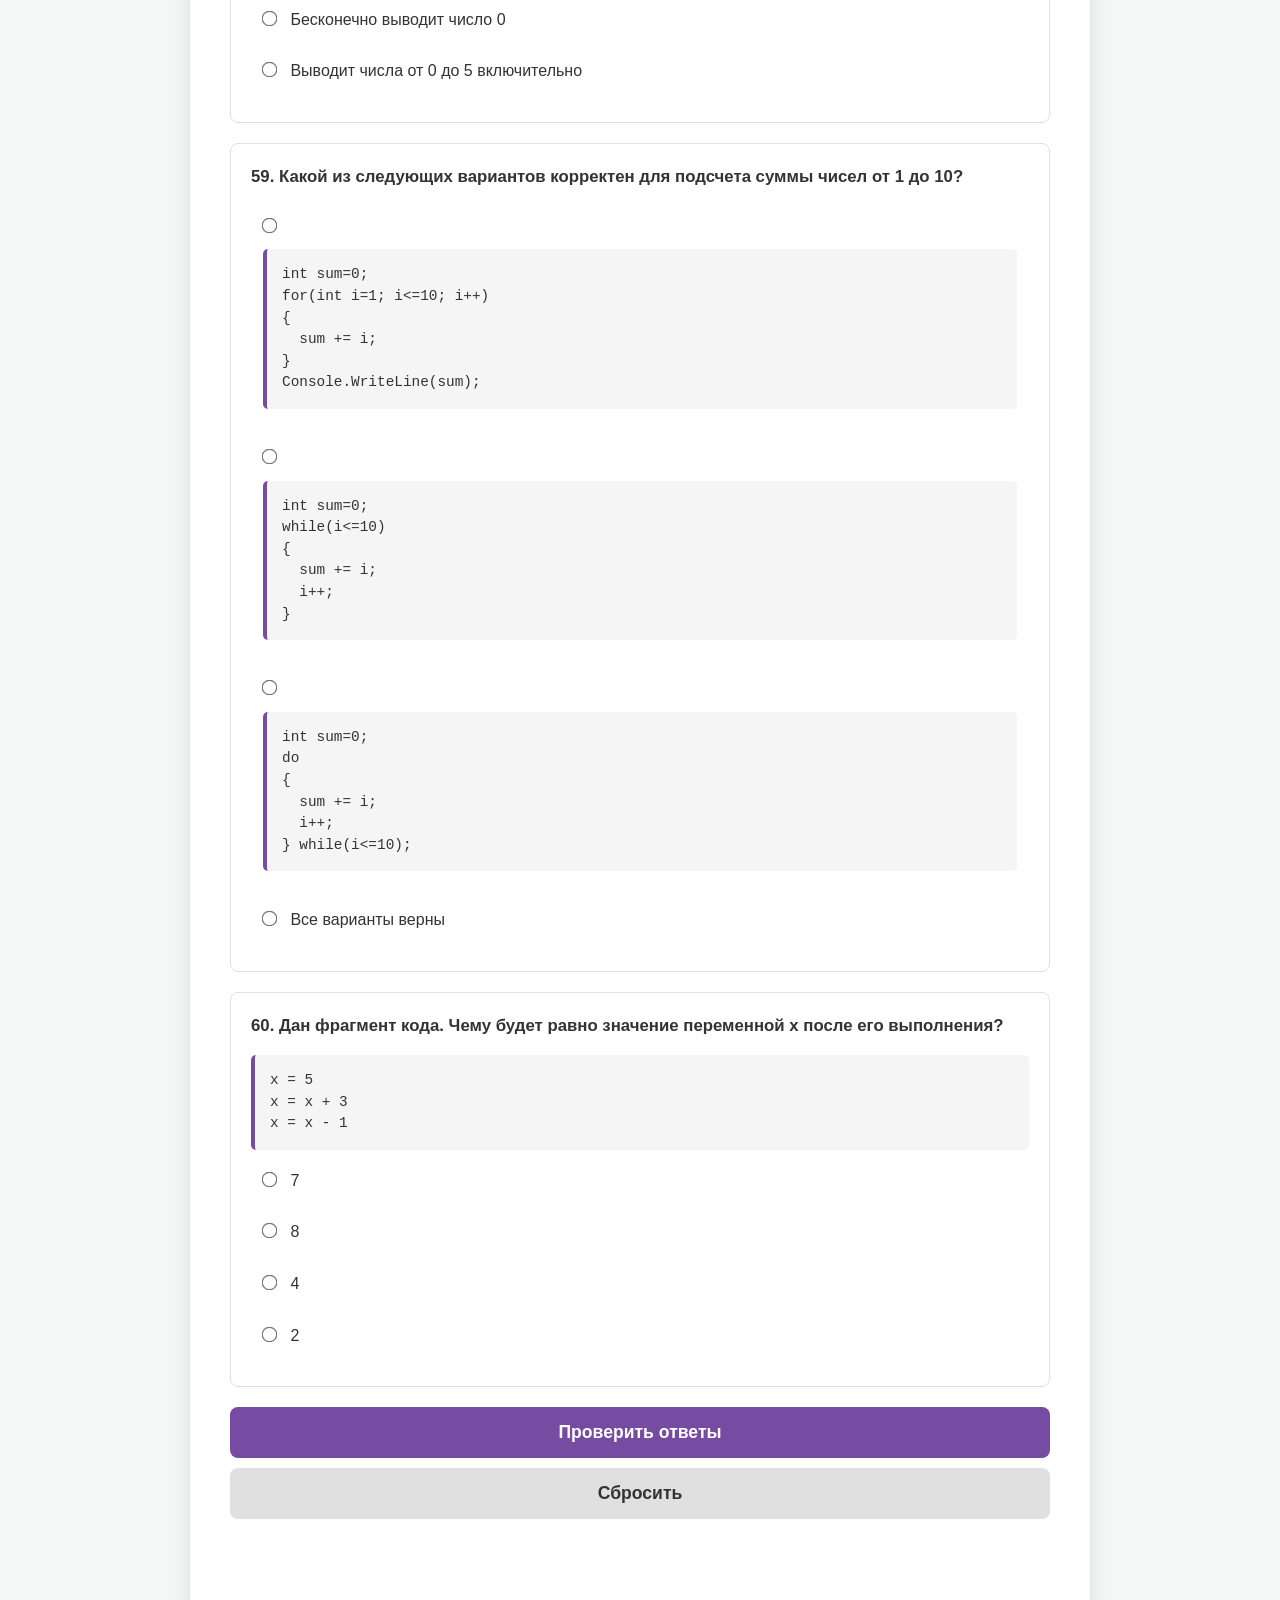
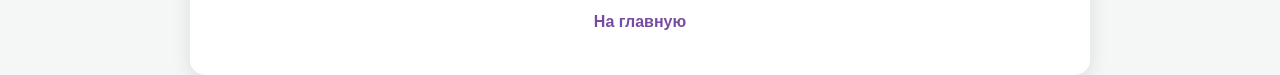
<file: TEST_2/TEST_2.html>
<!DOCTYPE html>
<html lang="ru">
<head>
    <meta charset="UTF-8">
    <meta name="viewport" content="width=device-width, initial-scale=1.0">
    <title>Тест 2: Практика</title>
    <link rel="stylesheet" href="style_2.css">
</head>
<body>
    <header class="fixed-header">
        <div class="header-content">
            <div class="logo">
                <span class="logo-icon">💻</span>
                <span class="logo-text">Тренажер ПИ</span>
            </div>
            <a href="../index.html" class="home-btn">
                <span>🏠</span>
                <span>На главную</span>
            </a>
        </div>
    </header>
    <div class="container">
        <header class="page-header">
            <h1>Практика и Код</h1>
            <p>Вопросы 31-60</p>
        </header>
        <form id="quizForm">
            <div class="question">
                <p>31. Как в языке C# обозначается возведение в степень?</p>
                <label><input type="radio" name="q31" value="a"> Используется оператор ^</label>
                <label><input type="radio" name="q31" value="b"> Используется метод Math.Pow()</label>
                <label><input type="radio" name="q31" value="c"> Используется оператор **</label>
                <label><input type="radio" name="q31" value="d"> Используется оператор ^^</label>
            </div>
            <div class="question">
                <p>32. Метод «сверху-вниз» при разработке алгоритма предполагает:</p>
                <label><input type="radio" name="q32" value="a"> Сначала писать код, а потом думать о структуре</label>
                <label><input type="radio" name="q32" value="b"> Последовательную детализацию: от общей задачи к частным подзадачам</label>
                <label><input type="radio" name="q32" value="c"> Начинать разработку с самых мелких деталей</label>
                <label><input type="radio" name="q32" value="d"> Использование только циклов</label>
            </div>
            <div class="question">
                <p>33. Какая конструкция реализует команду: «Если на улице дождь, то возьми зонт, иначе надень кепку»?</p>
                <label><input type="radio" name="q33" value="a"> Линейная</label>
                <label><input type="radio" name="q33" value="b"> Полная форма ветвления (if-else)</label>
                <label><input type="radio" name="q33" value="c"> Цикл с постусловием</label>
                <label><input type="radio" name="q33" value="d"> Цикл со счетчиком</label>
            </div>
            <div class="question">
                <p>34. Что будет результатом выполнения алгоритма: «Шаг 1: X = 5. Шаг 2: Y = 3. Шаг 3: Z = X + Y.»?</p>
                <label><input type="radio" name="q34" value="a"> X = 8</label>
                <label><input type="radio" name="q34" value="b"> Y = 8</label>
                <label><input type="radio" name="q34" value="c"> Z = 8</label>
                <label><input type="radio" name="q34" value="d"> Ошибка</label>
            </div>
            <div class="question">
                <p>35. Каким образом в C# можно вычислить остаток от деления a на b?</p>
                <label><input type="radio" name="q35" value="a"> a % b</label>
                <label><input type="radio" name="q35" value="b"> a / b</label>
                <label><input type="radio" name="q35" value="c"> a ^ b</label>
                <label><input type="radio" name="q35" value="d"> a & b</label>
            </div>
            <div class="question text-question">
                <p>36. Цикл, который выполняется, пока условие истинно, называется ______.</p>
                <input type="text" name="q36" class="text-input" placeholder="Введите ваш ответ">
                <div class="text-feedback"></div>
            </div>
            <div class="question text-question">
                <p>37. Для объединения нескольких условий используется логический оператор ______ (И).</p>
                <input type="text" name="q37" class="text-input" placeholder="Введите ваш ответ">
                <div class="text-feedback"></div>
            </div>
            <div class="question">
                <p>38. Сколько раз выполнится тело цикла? Что будет выведено?</p>
                <div class="code-block">for (i=0; i&lt;3; i=i+1)<br>Console.Write(i+" ")</div>
                <label><input type="radio" name="q38" value="a"> 2 раза, выведено: 0 1</label>
                <label><input type="radio" name="q38" value="b"> 3 раза, выведено: 0 1 2</label>
                <label><input type="radio" name="q38" value="c"> 4 раза, выведено: 0 1 2 3</label>
                <label><input type="radio" name="q38" value="d"> 3 раза, выведено: 1 2 3</label>
            </div>
            <div class="question table-question">
                <p>39. Сопоставьте определение и метод:</p>
                <table class="matching-table">
                    <thead>
                        <tr>
                            <th>№</th>
                            <th>Определение</th>
                            <th>Метод</th>
                        </tr>
                    </thead>
                    <tbody>
                        <tr>
                            <td>1</td>
                            <td>Для генерации случайного целого числа в заданном диапазоне [minValue, maxValue - 1] используется метод</td>
                            <td>а) Console.ReadLine()</td>
                        </tr>
                        <tr>
                            <td>2</td>
                            <td>Для чтения ввода пользователя с консоли используется метод</td>
                            <td>б) Next(int minValue, int maxValue)</td>
                        </tr>
                        <tr>
                            <td>3</td>
                            <td>Для вывода текста в консоль используется метод.</td>
                            <td>в) Console.ReadKey()</td>
                        </tr>
                        <tr>
                            <td>4</td>
                            <td>Метод, который останавливает выполнение программы и ожидает, пока пользователь нажмет ЛЮБУЮ клавишу на клавиатуре.</td>
                            <td>г) Console.WriteLine()</td>
                        </tr>
                    </tbody>
                </table>
                <div class="table-answer-input">
                    <label>Ваш ответ:</label>
                    <div class="select-row">
                        <span>1:</span>
                        <select name="q39_1" class="match-select">
                            <option value="">—</option>
                            <option value="a">а</option>
                            <option value="б">б</option>
                            <option value="в">в</option>
                            <option value="г">г</option>
                        </select>
                    </div>
                    <div class="select-row">
                        <span>2:</span>
                        <select name="q39_2" class="match-select">
                            <option value="">—</option>
                            <option value="a">а</option>
                            <option value="б">б</option>
                            <option value="в">в</option>
                            <option value="г">г</option>
                        </select>
                    </div>
                    <div class="select-row">
                        <span>3:</span>
                        <select name="q39_3" class="match-select">
                            <option value="">—</option>
                            <option value="a">а</option>
                            <option value="б">б</option>
                            <option value="в">в</option>
                            <option value="г">г</option>
                        </select>
                    </div>
                    <div class="select-row">
                        <span>4:</span>
                        <select name="q39_4" class="match-select">
                            <option value="">—</option>
                            <option value="a">а</option>
                            <option value="б">б</option>
                            <option value="в">в</option>
                            <option value="г">г</option>
                        </select>
                    </div>
                </div>
                <div class="text-feedback q39-feedback"></div>
            </div>
            <div class="question table-question">
                <p>40. Сопоставьте выражение и его запись на алгоритмическом языке:</p>
                <table class="matching-table">
                    <thead>
                        <tr>
                            <th>№</th>
                            <th>Выражение</th>
                            <th>Запись</th>
                        </tr>
                    </thead>
                    <tbody>
                        <tr>
                            <td>1</td>
                            <td>ax² + bx + c</td>
                            <td>а) (x == 10)</td>
                        </tr>
                        <tr>
                            <td>2</td>
                            <td>Как правильно записать проверку, что число x равно 10?</td>
                            <td>б) (x >= 10 && x <= 20)</td>
                        </tr>
                        <tr>
                            <td>3</td>
                            <td>Как проверить, что x находится между 10 и 20 включительно?</td>
                            <td>в) a * x^2 + b * x + c</td>
                        </tr>
                        <tr>
                            <td>4</td>
                            <td>|x - y|</td>
                            <td>г) abs(x - y)</td>
                        </tr>
                    </tbody>
                </table>
                <div class="table-answer-input">
                    <label>Ваш ответ:</label>
                    <div class="select-row">
                        <span>1:</span>
                        <select name="q40_1" class="match-select">
                            <option value="">—</option>
                            <option value="a">а</option>
                            <option value="б">б</option>
                            <option value="в">в</option>
                            <option value="г">г</option>
                        </select>
                    </div>
                    <div class="select-row">
                        <span>2:</span>
                        <select name="q40_2" class="match-select">
                            <option value="">—</option>
                            <option value="a">а</option>
                            <option value="б">б</option>
                            <option value="в">в</option>
                            <option value="г">г</option>
                        </select>
                    </div>
                    <div class="select-row">
                        <span>3:</span>
                        <select name="q40_3" class="match-select">
                            <option value="">—</option>
                            <option value="a">а</option>
                            <option value="б">б</option>
                            <option value="в">в</option>
                            <option value="г">г</option>
                        </select>
                    </div>
                    <div class="select-row">
                        <span>4:</span>
                        <select name="q40_4" class="match-select">
                            <option value="">—</option>
                            <option value="a">а</option>
                            <option value="б">б</option>
                            <option value="в">в</option>
                            <option value="г">г</option>
                        </select>
                    </div>
                </div>
                <div class="text-feedback q40-feedback"></div>
            </div>
            <div class="question">
                <p>41. Как возвести число x в 3 степень?</p>
                <label><input type="radio" name="q41" value="a"> Pow(x)</label>
                <label><input type="radio" name="q41" value="b"> Stepen3(x)</label>
                <label><input type="radio" name="q41" value="c"> Arifmetic.Pow(x, 3)</label>
                <label><input type="radio" name="q41" value="d"> Math.Pow(x, 3)</label>
            </div>
            <div class="question table-question">
                <p>42. Установите соответствие способов ввода данных в массив:</p>
                <table class="matching-table">
                    <thead>
                        <tr>
                            <th>№</th>
                            <th>Способ</th>
                            <th>Код</th>
                        </tr>
                    </thead>
                    <tbody>
                        <tr>
                            <td>1</td>
                            <td>По одному</td>
                            <td>а) string s= Console.ReadLine(); string[] arr=s.Split(); for (i = 0; i < n; i++) { m[i] = Convert.ToInt32(arr[i]); }</td>
                        </tr>
                        <tr>
                            <td>2</td>
                            <td>В строку через пробел</td>
                            <td>б) for (i = 0; i < n; i++) { m[i] = rand.Next(-100, 100); }</td>
                        </tr>
                        <tr>
                            <td>3</td>
                            <td>Случайными числами</td>
                            <td>в) for (i = 0; i < n; i++) { m[i] = i*45+23; }</td>
                        </tr>
                        <tr>
                            <td>4</td>
                            <td>Вычислением формулой</td>
                            <td>г) for (i = 0; i < n; i++) { m[i] = Convert.ToInt32(Console.ReadLine()); }</td>
                        </tr>
                    </tbody>
                </table>
                <div class="table-answer-input">
                    <label>Ваш ответ:</label>
                    <div class="select-row">
                        <span>1:</span>
                        <select name="q42_1" class="match-select">
                            <option value="">—</option>
                            <option value="a">а</option>
                            <option value="б">б</option>
                            <option value="в">в</option>
                            <option value="г">г</option>
                        </select>
                    </div>
                    <div class="select-row">
                        <span>2:</span>
                        <select name="q42_2" class="match-select">
                            <option value="">—</option>
                            <option value="a">а</option>
                            <option value="б">б</option>
                            <option value="в">в</option>
                            <option value="г">г</option>
                        </select>
                    </div>
                    <div class="select-row">
                        <span>3:</span>
                        <select name="q42_3" class="match-select">
                            <option value="">—</option>
                            <option value="a">а</option>
                            <option value="б">б</option>
                            <option value="в">в</option>
                            <option value="г">г</option>
                        </select>
                    </div>
                    <div class="select-row">
                        <span>4:</span>
                        <select name="q42_4" class="match-select">
                            <option value="">—</option>
                            <option value="a">а</option>
                            <option value="б">б</option>
                            <option value="в">в</option>
                            <option value="г">г</option>
                        </select>
                    </div>
                </div>
                <div class="text-feedback q42-feedback"></div>
            </div>
            <div class="question">
                <p>43. Напишите программу с использованием цикла While. Выведите все точные квадраты натуральных чисел, не превосходящие данного числа N.</p>
                <label><input type="radio" name="q43" value="a">
                    <div class="code-block">int N, y;<br>N = Convert.ToInt32(Console.ReadLine());<br>y=1;<br>while(y*y&lt;=N)<br>{<br>&nbsp;&nbsp;Console.WriteLine(y*y);<br>&nbsp;&nbsp;y=y+1;<br>}<br>Console.ReadLine();</div>
                </label>
                <label><input type="radio" name="q43" value="b">
                    <div class="code-block">for (y=1; y&lt;=N; y++)<br>{<br>&nbsp;&nbsp;Console.WriteLine(y);<br>}</div>
                </label>
                <label><input type="radio" name="q43" value="c">
                    <div class="code-block">do<br>{<br>&nbsp;&nbsp;Console.WriteLine(y);<br>} while (y&lt;N);</div>
                </label>
                <label><input type="radio" name="q43" value="d">
                    <div class="code-block">if (y*y&lt;=N)<br>&nbsp;&nbsp;Console.WriteLine(y);</div>
                </label>
            </div>
            <div class="question">
                <p>44. Напишите программу с использованием цикла For. Вводятся целые числа a и b. Гарантируется, что a не превосходит b. Выведите (через пробел) все четные числа от a до b (включительно).</p>
                <label><input type="radio" name="q44" value="a">
                    <div class="code-block">int a, b, i;<br>a = Convert.ToInt32(Console.ReadLine());<br>b = Convert.ToInt32(Console.ReadLine());<br>for (i = a; i &lt;= b; i++)<br>{<br>&nbsp;&nbsp;if (i % 2 == 0)<br>&nbsp;&nbsp;{<br>&nbsp;&nbsp;&nbsp;&nbsp;Console.Write(i + " ");<br>&nbsp;&nbsp;}<br>}</div>
                </label>
                <label><input type="radio" name="q44" value="b">
                    <div class="code-block">while (a &lt;= b)<br>{<br>&nbsp;&nbsp;Console.Write(a);<br>&nbsp;&nbsp;a++;<br>}</div>
                </label>
                <label><input type="radio" name="q44" value="c">
                    <div class="code-block">for (i = 0; i &lt; b; i++)<br>{<br>&nbsp;&nbsp;Console.Write(i);<br>}</div>
                </label>
                <label><input type="radio" name="q44" value="d">
                    <div class="code-block">if (a % 2 == 0)<br>&nbsp;&nbsp;Console.Write(a);</div>
                </label>
            </div>
            <div class="question table-question">
                <p>45. Установите соответствие способов ввода данных в массив:</p>
                <table class="matching-table">
                    <thead>
                        <tr>
                            <th>№</th>
                            <th>Условие</th>
                            <th>Код</th>
                        </tr>
                    </thead>
                    <tbody>
                        <tr>
                            <td>1</td>
                            <td>количество элементов известно</td>
                            <td>а) for (i = 0; i < m.Length; i++) { m[i] = rand.Next(-100, 100); }</td>
                        </tr>
                        <tr>
                            <td>2</td>
                            <td>количество элементов неизвестно</td>
                            <td>б) While (m[i] <> 0) { m[i] = Convert.ToInt32(Console.ReadLine()); i++; }</td>
                        </tr>
                        <tr>
                            <td>3</td>
                            <td>пока не ввели ноль</td>
                            <td>в) for (i = 0; i < m.Length; i++) { m[i] = Convert.ToInt32(arr[i]); }</td>
                        </tr>
                        <tr>
                            <td>4</td>
                            <td>случайными числами</td>
                            <td>г) for (i = 0; i < n; i++) { m[i] = Convert.ToInt32(Console.ReadLine()); }</td>
                        </tr>
                    </tbody>
                </table>
                <div class="table-answer-input">
                    <label>Ваш ответ:</label>
                    <div class="select-row">
                        <span>1:</span>
                        <select name="q45_1" class="match-select">
                            <option value="">—</option>
                            <option value="a">а</option>
                            <option value="б">б</option>
                            <option value="в">в</option>
                            <option value="г">г</option>
                        </select>
                    </div>
                    <div class="select-row">
                        <span>2:</span>
                        <select name="q45_2" class="match-select">
                            <option value="">—</option>
                            <option value="a">а</option>
                            <option value="б">б</option>
                            <option value="в">в</option>
                            <option value="г">г</option>
                        </select>
                    </div>
                    <div class="select-row">
                        <span>3:</span>
                        <select name="q45_3" class="match-select">
                            <option value="">—</option>
                            <option value="a">а</option>
                            <option value="б">б</option>
                            <option value="в">в</option>
                            <option value="г">г</option>
                        </select>
                    </div>
                    <div class="select-row">
                        <span>4:</span>
                        <select name="q45_4" class="match-select">
                            <option value="">—</option>
                            <option value="a">а</option>
                            <option value="б">б</option>
                            <option value="в">в</option>
                            <option value="г">г</option>
                        </select>
                    </div>
                </div>
                <div class="text-feedback q45-feedback"></div>
            </div>
            <div class="question table-question">
                <p>46. Сопоставьте описание и название:</p>
                <table class="matching-table">
                    <thead>
                        <tr>
                            <th>№</th>
                            <th>Описание</th>
                            <th>Название</th>
                        </tr>
                    </thead>
                    <tbody>
                        <tr>
                            <td>1</td>
                            <td>Как называется цикл, в котором количество повторений известно заранее?</td>
                            <td>а) Цикл с условием (цикл WHILE)</td>
                        </tr>
                        <tr>
                            <td>2</td>
                            <td>Какой оператор реализует полное ветвление?</td>
                            <td>б) Рекурсия</td>
                        </tr>
                        <tr>
                            <td>3</td>
                            <td>Как называется цикл, в котором количество повторений зависит от выполнения условия?</td>
                            <td>в) if-else</td>
                        </tr>
                        <tr>
                            <td>4</td>
                            <td>Процесс, в котором функция вызывает саму себя напрямую или косвенно (через другую функцию) для решения задачи</td>
                            <td>г) Цикл со счетчиком (цикл FOR)</td>
                        </tr>
                    </tbody>
                </table>
                <div class="table-answer-input">
                    <label>Ваш ответ:</label>
                    <div class="select-row">
                        <span>1:</span>
                        <select name="q46_1" class="match-select">
                            <option value="">—</option>
                            <option value="a">а</option>
                            <option value="б">б</option>
                            <option value="в">в</option>
                            <option value="г">г</option>
                        </select>
                    </div>
                    <div class="select-row">
                        <span>2:</span>
                        <select name="q46_2" class="match-select">
                            <option value="">—</option>
                            <option value="a">а</option>
                            <option value="б">б</option>
                            <option value="в">в</option>
                            <option value="г">г</option>
                        </select>
                    </div>
                    <div class="select-row">
                        <span>3:</span>
                        <select name="q46_3" class="match-select">
                            <option value="">—</option>
                            <option value="a">а</option>
                            <option value="б">б</option>
                            <option value="в">в</option>
                            <option value="г">г</option>
                        </select>
                    </div>
                    <div class="select-row">
                        <span>4:</span>
                        <select name="q46_4" class="match-select">
                            <option value="">—</option>
                            <option value="a">а</option>
                            <option value="б">б</option>
                            <option value="в">в</option>
                            <option value="г">г</option>
                        </select>
                    </div>
                </div>
                <div class="text-feedback q46-feedback"></div>
            </div>
            <div class="question">
                <p>47. Что такое «неполная форма ветвления»?</p>
                <label><input type="radio" name="q47" value="a"> Конструкция, в которой действие выполняется только при истинности условия, а при ложности — ничего не происходит</label>
                <label><input type="radio" name="q47" value="b"> Конструкция, в которой всегда выполняются оба действия</label>
                <label><input type="radio" name="q47" value="c"> Конструкция, в которой условие не проверяется</label>
                <label><input type="radio" name="q47" value="d"> Другое название цикла</label>
            </div>
            <div class="question">
                <p>48. Для чего в циклах используется переменная-счетчик?</p>
                <label><input type="radio" name="q48" value="a"> Для хранения результата вычислений</label>
                <label><input type="radio" name="q48" value="b"> Для проверки сложных условий</label>
                <label><input type="radio" name="q48" value="c"> Для подсчета количества выполненных повторений цикла</label>
                <label><input type="radio" name="q48" value="d"> Для ввода данных</label>
            </div>
            <div class="question text-question">
                <p>49. Алгоритм, в котором шаги выполняются один за другим без пропусков и повторений, называется ___________________.</p>
                <input type="text" name="q49" class="text-input" placeholder="Введите ваш ответ">
                <div class="text-feedback"></div>
            </div>
            <div class="question text-question">
                <p>50. Как в C# записать выражение для нахождения абсолютного значения числа x?</p>
                <input type="text" name="q50" class="text-input" placeholder="Введите ваш ответ">
                <div class="text-feedback"></div>
            </div>
            <div class="question">
                <p>51. Выполните трассировку. Какое значение примет переменная sum?</p>
                <div class="code-block">sum = 0<br>for (i=1; i&lt;=5; i=i+1)<br>if (i % 2 == 0) { sum += i }<br>Console.Write(sum)</div>
                <label><input type="radio" name="q51" value="a"> 4</label>
                <label><input type="radio" name="q51" value="b"> 6 (2 + 4)</label>
                <label><input type="radio" name="q51" value="c"> 10</label>
                <label><input type="radio" name="q51" value="d"> 15</label>
            </div>
            <div class="question text-question">
                <p>52. Что означает оператор () в математическом выражении?</p>
                <input type="text" name="q52" class="text-input" placeholder="Введите ваш ответ">
                <div class="text-feedback"></div>
            </div>
            <div class="question text-question">
                <p>53. Как в C# можно выразить логическую операцию "и" между условиями?</p>
                <input type="text" name="q53" class="text-input" placeholder="Введите ваш ответ">
                <div class="text-feedback"></div>
            </div>
            <div class="question text-question">
                <p>54. Что означает выражение Math.Sqrt(x) в C#?</p>
                <input type="text" name="q54" class="text-input" placeholder="Введите ваш ответ">
                <div class="text-feedback"></div>
            </div>
            <div class="question text-question">
                <p>55. Какой результат выражения 5 % 3?</p>
                <input type="text" name="q55" class="text-input" placeholder="Введите ваш ответ">
                <div class="text-feedback"></div>
            </div>
            <div class="question">
                <p>56. Как проверить одновременно, что a больше 0 и b меньше 10?</p>
                <label><input type="radio" name="q56" value="a"> if (a > 0 && b < 10)</label>
                <label><input type="radio" name="q56" value="b"> if (a > 0 || b < 10)</label>
                <label><input type="radio" name="q56" value="c"> if (a > 0 && b > 10)</label>
                <label><input type="radio" name="q56" value="d"> if (a > 0 + b < 10)</label>
            </div>
            <div class="question">
                <p>57. Можно ли написать условие без фигурных скобок, если внутри один оператор?</p>
                <label><input type="radio" name="q57" value="a"> Да, если внутри только один оператор, их можно не писать</label>
                <label><input type="radio" name="q57" value="b"> Нет, это ошибка синтаксиса</label>
                <label><input type="radio" name="q57" value="c"> Да, так всегда лучше делать</label>
                <label><input type="radio" name="q57" value="d"> Нет, в C# так писать нельзя</label>
            </div>
            <div class="question">
                <p>58. Что делает следующий цикл?</p>
                <div class="code-block">for (int i = 0; i < 5; i++)<br>{<br>&nbsp;&nbsp;Console.WriteLine(i);<br>}</div>
                <label><input type="radio" name="q58" value="a"> Выводит числа от 0 до 4</label>
                <label><input type="radio" name="q58" value="b"> Выводит числа от 1 до 5</label>
                <label><input type="radio" name="q58" value="c"> Бесконечно выводит число 0</label>
                <label><input type="radio" name="q58" value="d"> Выводит числа от 0 до 5 включительно</label>
            </div>
            <div class="question">
                <p>59. Какой из следующих вариантов корректен для подсчета суммы чисел от 1 до 10?</p>
                <label><input type="radio" name="q59" value="a">
                    <div class="code-block">int sum=0;<br>for(int i=1; i&lt;=10; i++)<br>{<br>&nbsp;&nbsp;sum += i;<br>}<br>Console.WriteLine(sum);</div>
                </label>
                <label><input type="radio" name="q59" value="b">
                    <div class="code-block">int sum=0;<br>while(i&lt;=10)<br>{<br>&nbsp;&nbsp;sum += i;<br>&nbsp;&nbsp;i++;<br>}</div>
                </label>
                <label><input type="radio" name="q59" value="c">
                    <div class="code-block">int sum=0;<br>do<br>{<br>&nbsp;&nbsp;sum += i;<br>&nbsp;&nbsp;i++;<br>} while(i&lt;=10);</div>
                </label>
                <label><input type="radio" name="q59" value="d"> Все варианты верны</label>
            </div>
            <div class="question">
                <p>60. Дан фрагмент кода. Чему будет равно значение переменной x после его выполнения?</p>
                <div class="code-block">x = 5<br>x = x + 3<br>x = x - 1</div>
                <label><input type="radio" name="q60" value="a"> 7</label>
                <label><input type="radio" name="q60" value="b"> 8</label>
                <label><input type="radio" name="q60" value="c"> 4</label>
                <label><input type="radio" name="q60" value="d"> 2</label>
            </div>
            <button type="button" onclick="checkAnswers()">Проверить ответы</button>
            <button type="button" onclick="resetForm()">Сбросить</button>
        </form>
        <div id="result"></div>
        <a href="../index.html" class="back-link">На главную</a>
    </div>
    <script src="script_2.js"></script>
</body>
</html>
</file>
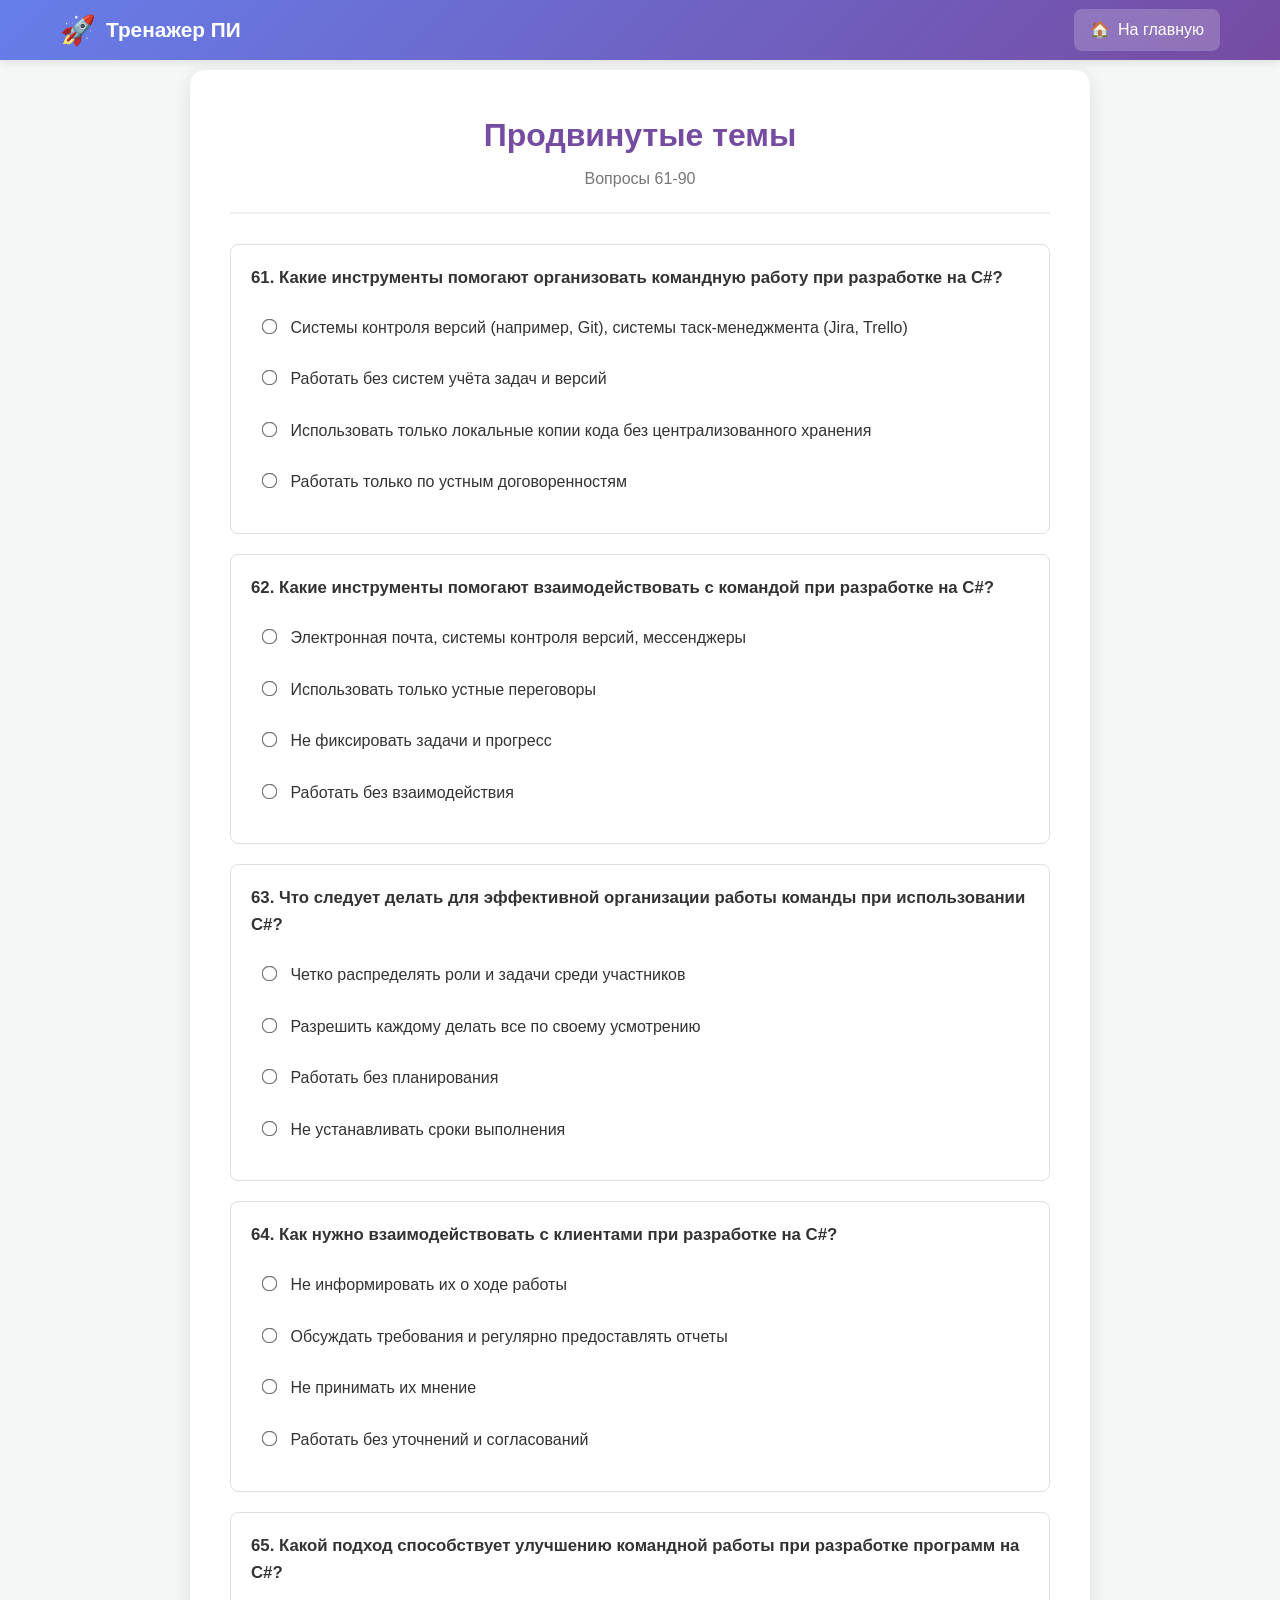
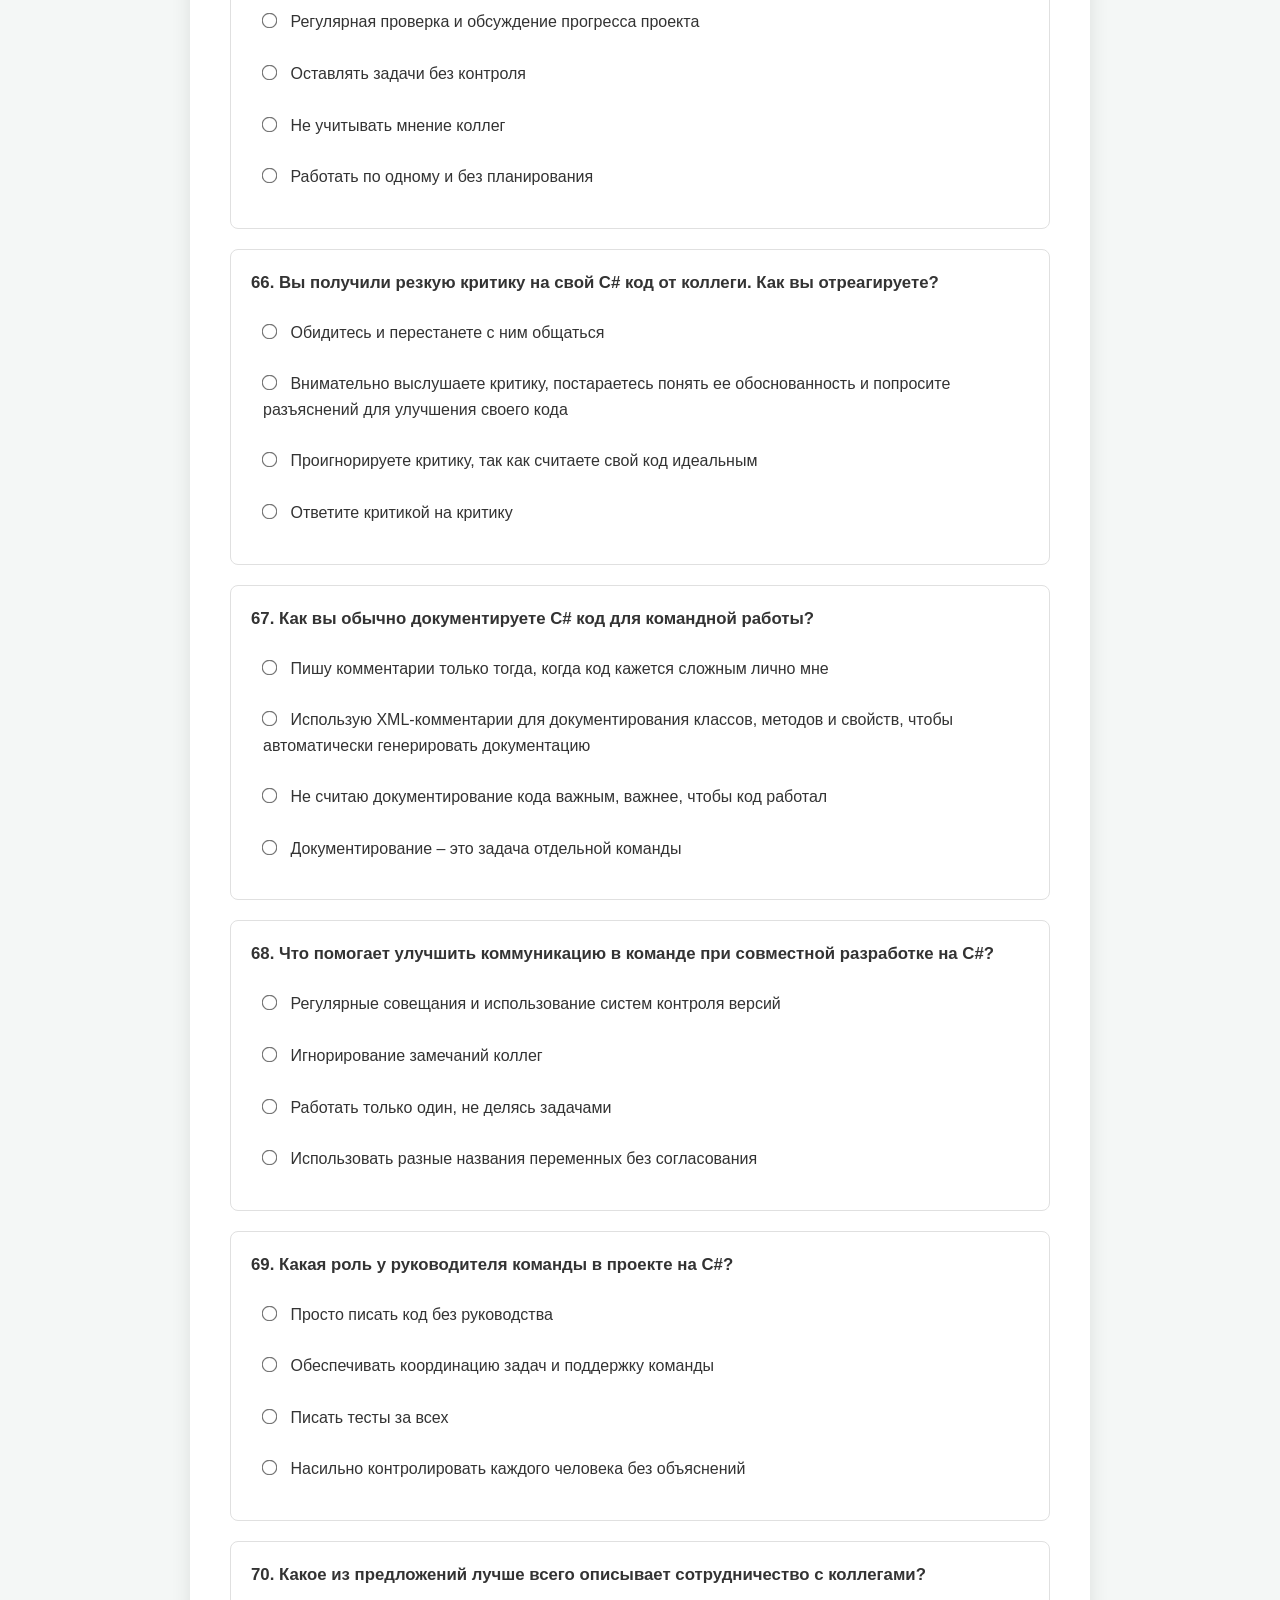
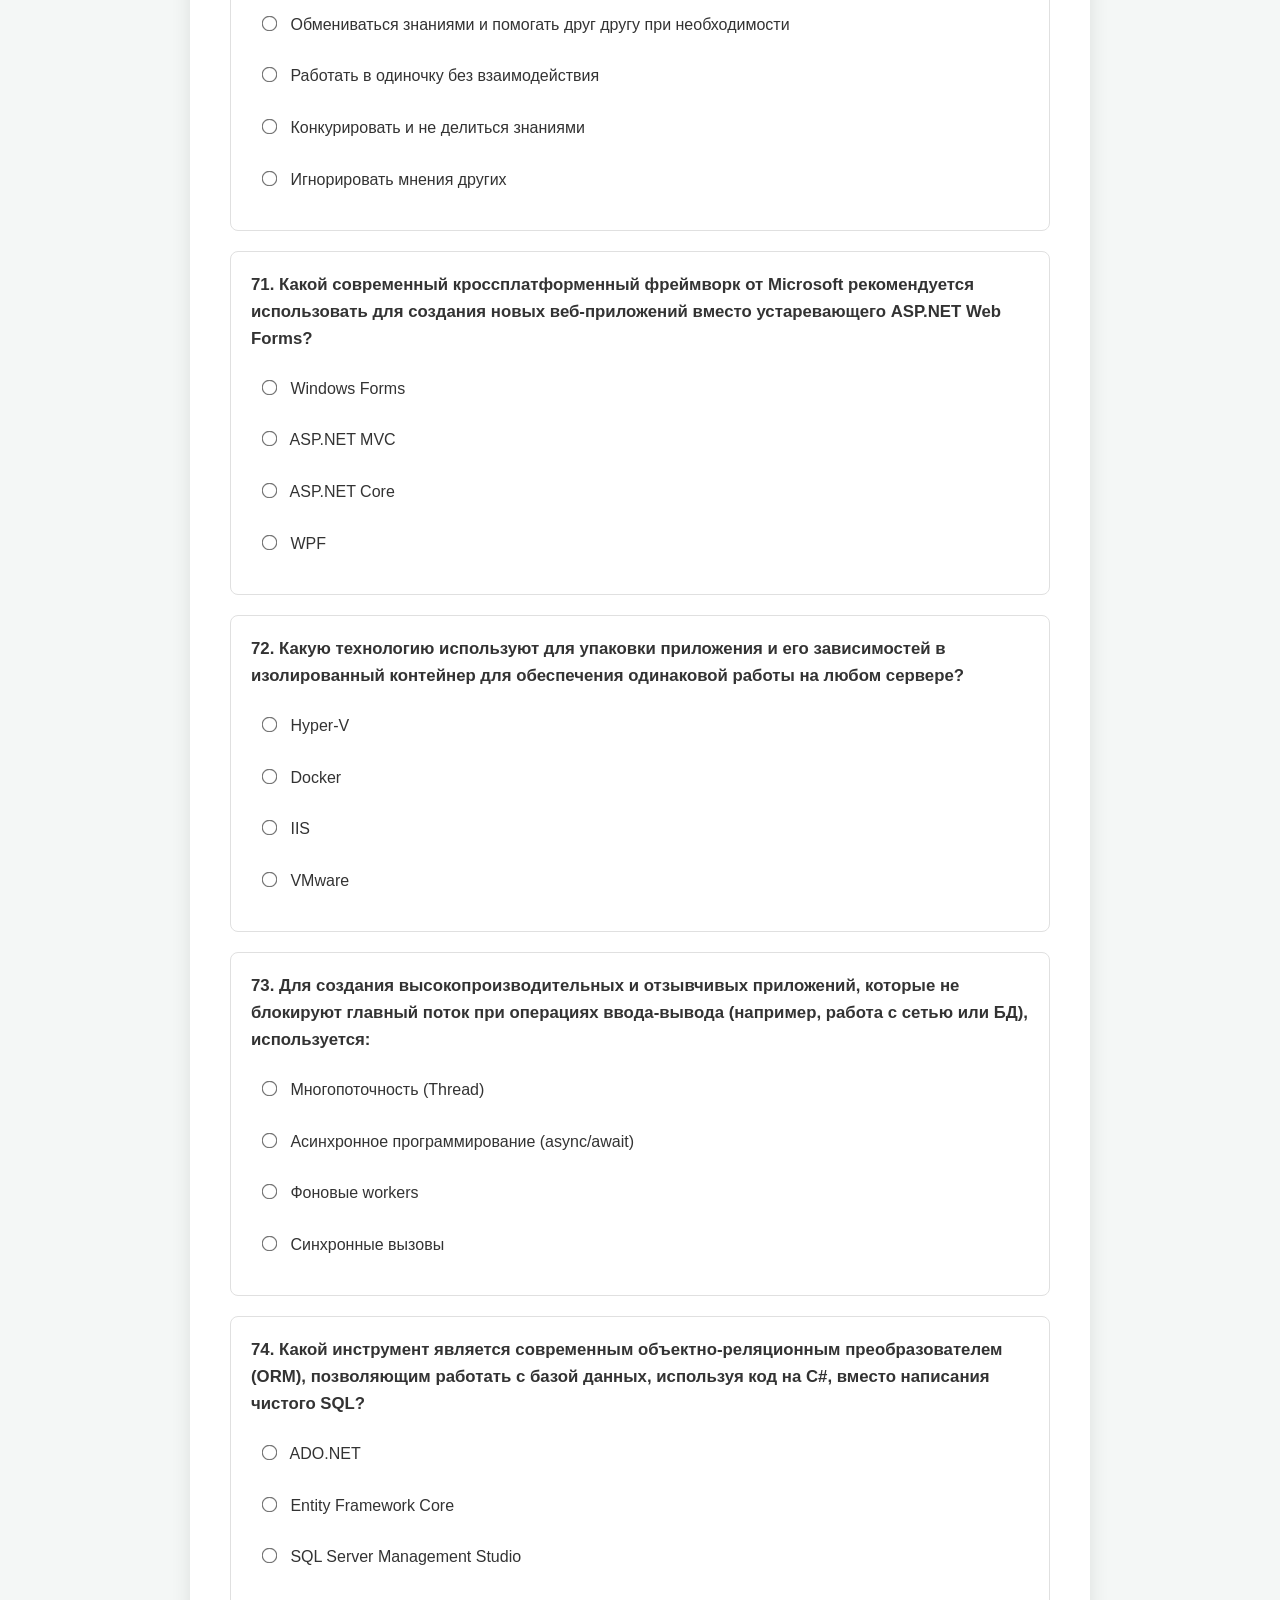
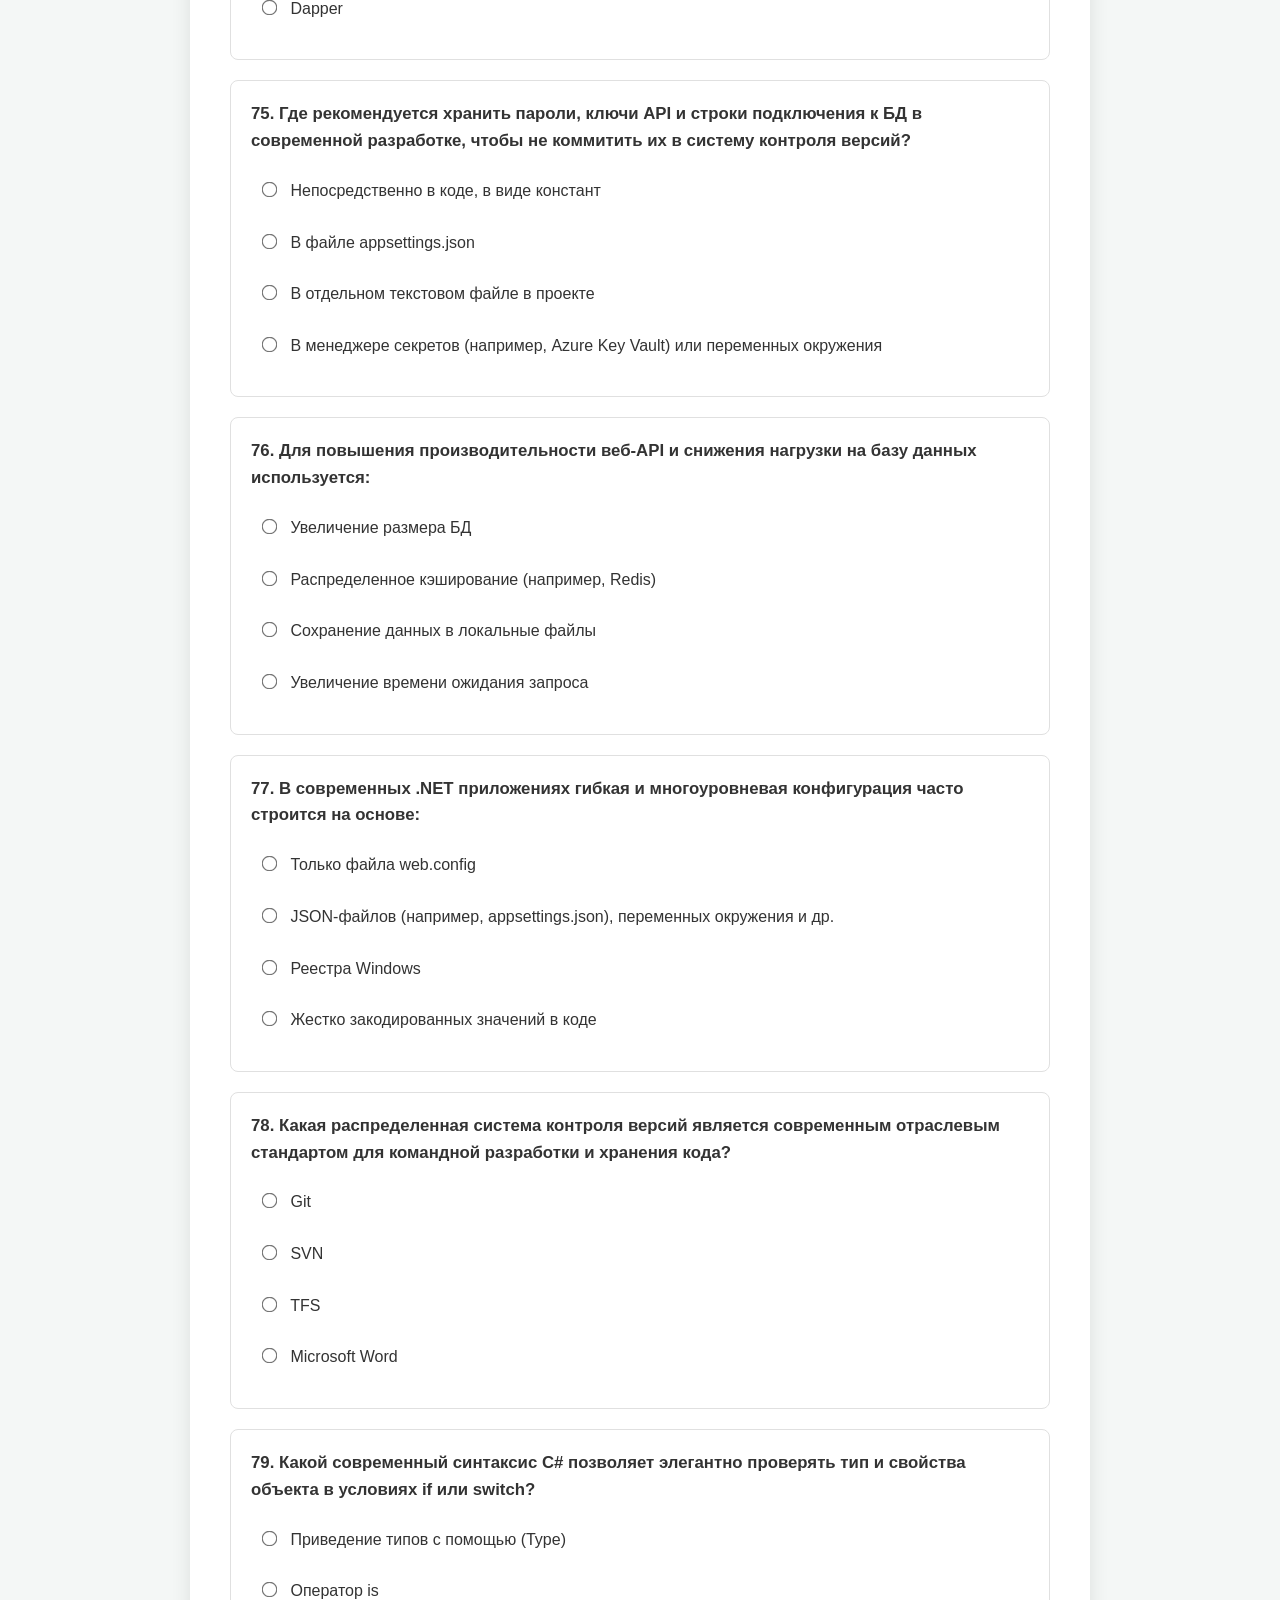
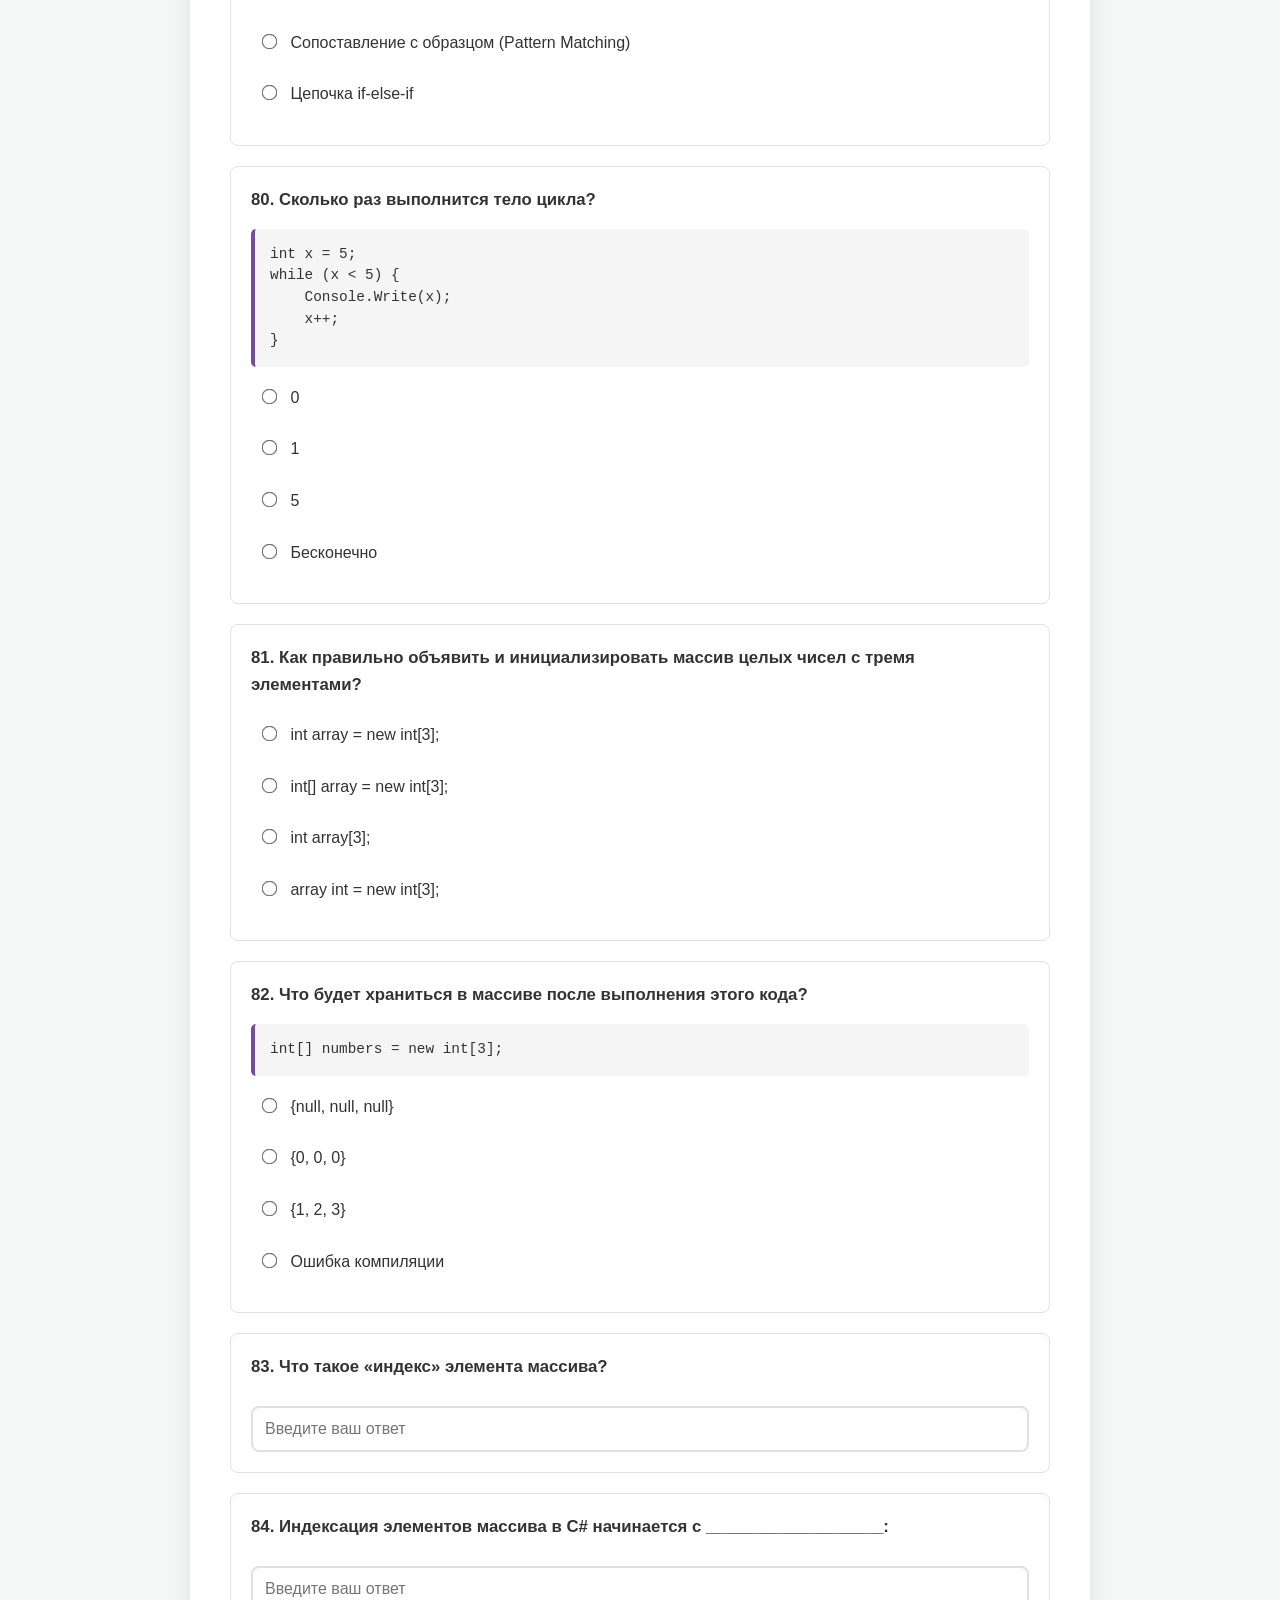
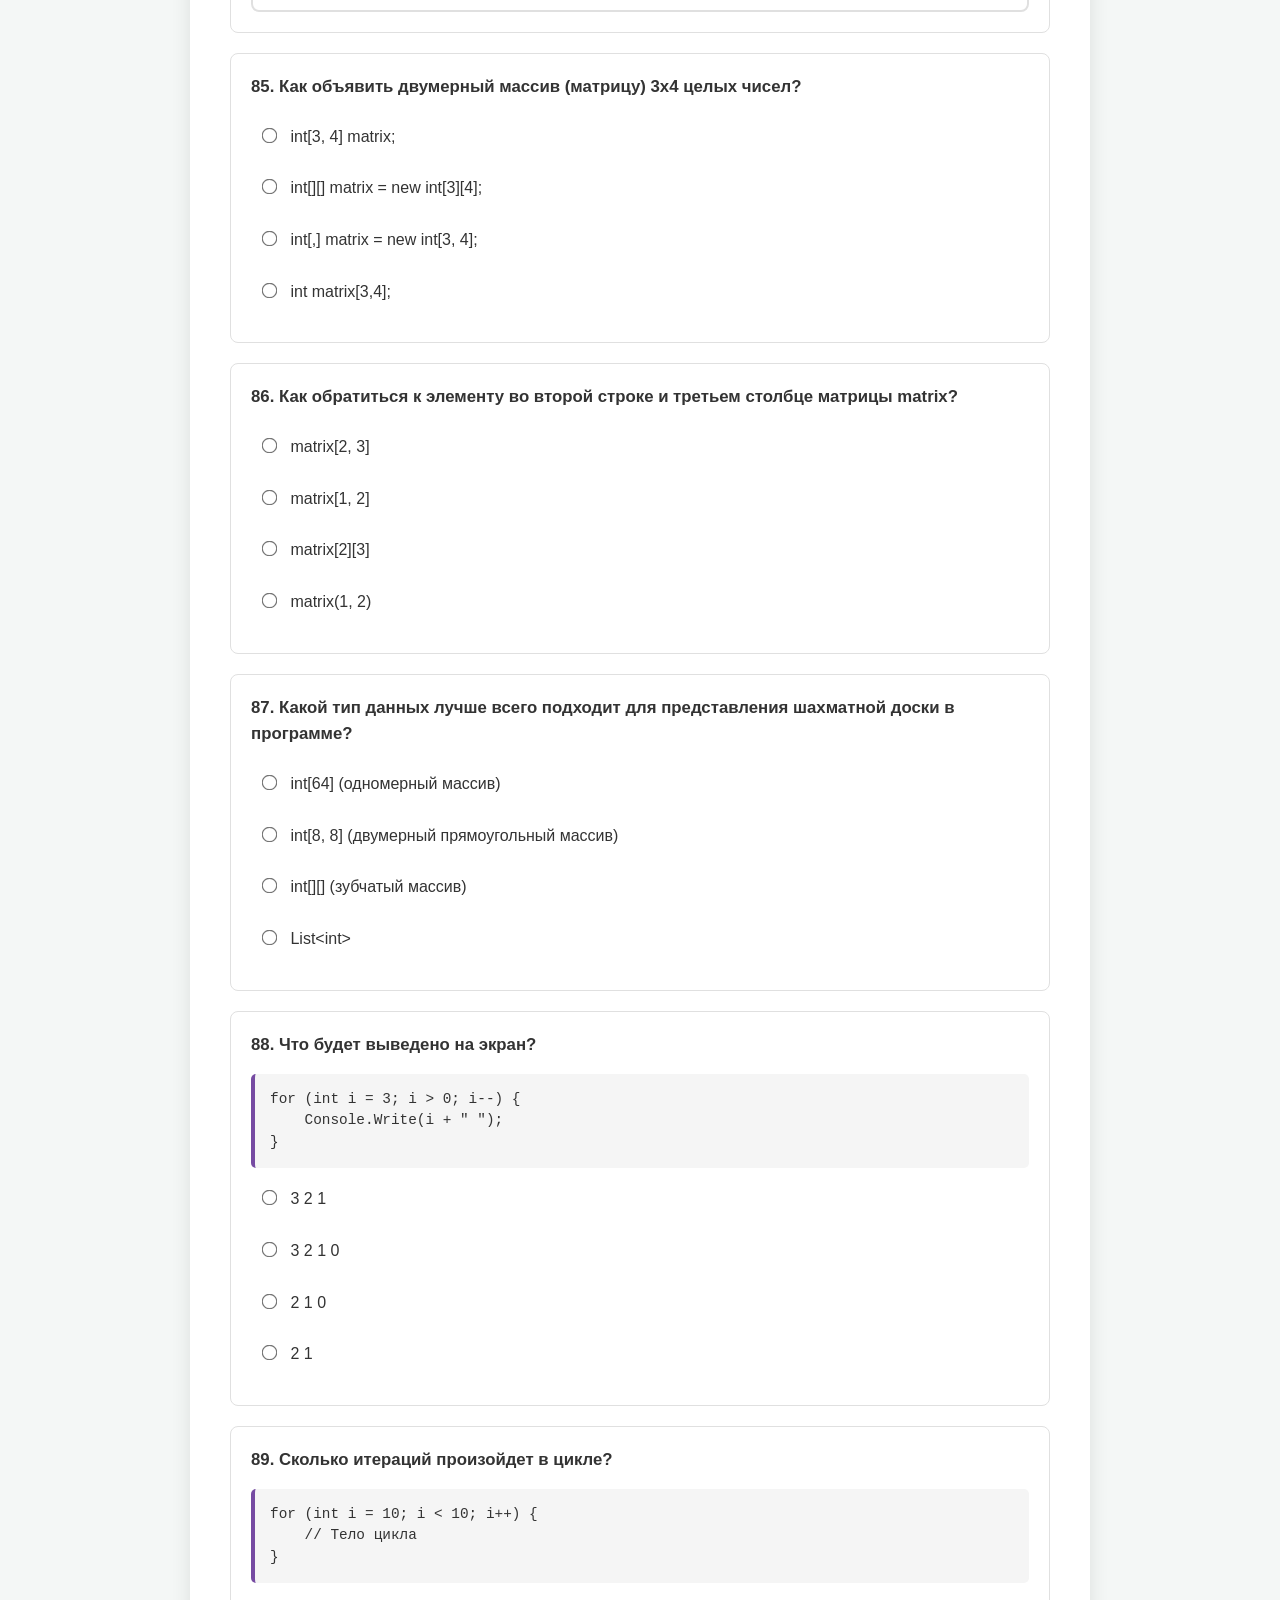
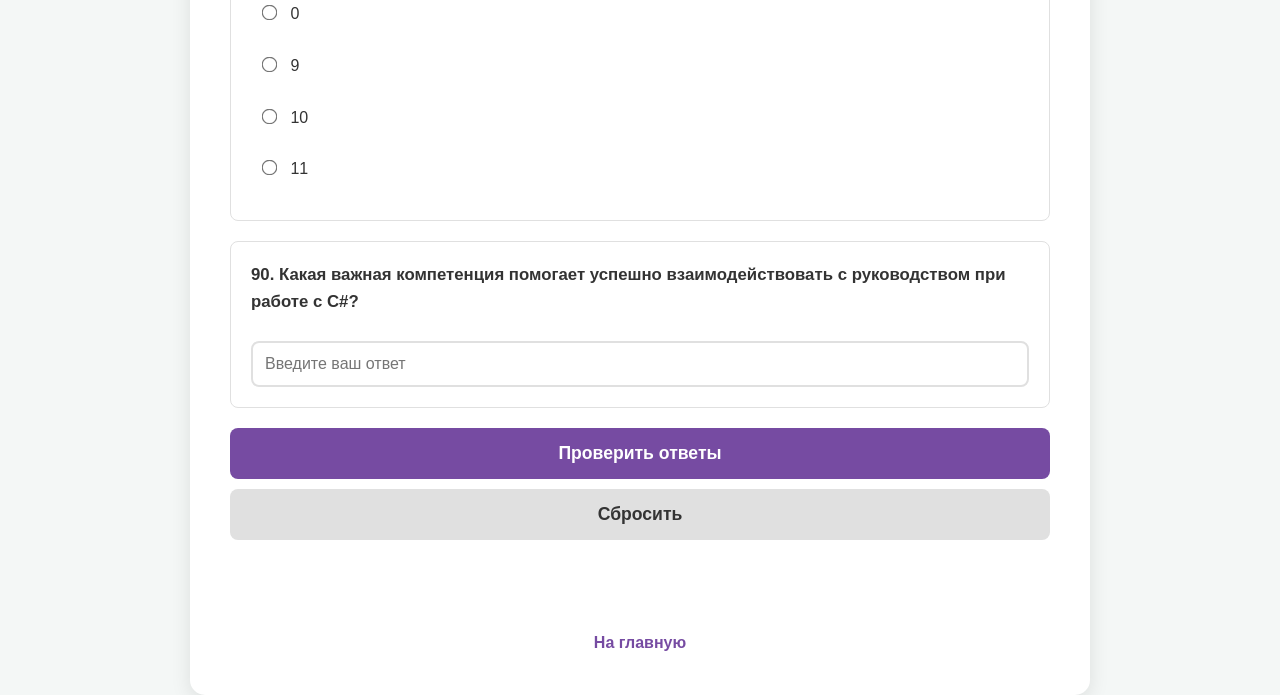
<file: TEST_3/TEST_3.html>
<!DOCTYPE html>
<html lang="ru">
<head>
    <meta charset="UTF-8">
    <meta name="viewport" content="width=device-width, initial-scale=1.0">
    <title>Тест 3: Продвинутые темы</title>
    <link rel="stylesheet" href="style_3.css">
</head>
<body>
    <header class="fixed-header">
        <div class="header-content">
            <div class="logo">
                <span class="logo-icon">🚀</span>
                <span class="logo-text">Тренажер ПИ</span>
            </div>
            <a href="../index.html" class="home-btn">
                <span>🏠</span>
                <span>На главную</span>
            </a>
        </div>
    </header>
    <div class="container">
        <header class="page-header">
            <h1>Продвинутые темы</h1>
            <p>Вопросы 61-90</p>
        </header>
        <form id="quizForm">
            <div class="question">
                <p>61. Какие инструменты помогают организовать командную работу при разработке на C#?</p>
                <label><input type="radio" name="q61" value="a"> Системы контроля версий (например, Git), системы таск-менеджмента (Jira, Trello)</label>
                <label><input type="radio" name="q61" value="b"> Работать без систем учёта задач и версий</label>
                <label><input type="radio" name="q61" value="c"> Использовать только локальные копии кода без централизованного хранения</label>
                <label><input type="radio" name="q61" value="d"> Работать только по устным договоренностям</label>
            </div>
            <div class="question">
                <p>62. Какие инструменты помогают взаимодействовать с командой при разработке на C#?</p>
                <label><input type="radio" name="q62" value="a"> Электронная почта, системы контроля версий, мессенджеры</label>
                <label><input type="radio" name="q62" value="b"> Использовать только устные переговоры</label>
                <label><input type="radio" name="q62" value="c"> Не фиксировать задачи и прогресс</label>
                <label><input type="radio" name="q62" value="d"> Работать без взаимодействия</label>
            </div>
            <div class="question">
                <p>63. Что следует делать для эффективной организации работы команды при использовании C#?</p>
                <label><input type="radio" name="q63" value="a"> Четко распределять роли и задачи среди участников</label>
                <label><input type="radio" name="q63" value="b"> Разрешить каждому делать все по своему усмотрению</label>
                <label><input type="radio" name="q63" value="c"> Работать без планирования</label>
                <label><input type="radio" name="q63" value="d"> Не устанавливать сроки выполнения</label>
            </div>
            <div class="question">
                <p>64. Как нужно взаимодействовать с клиентами при разработке на C#?</p>
                <label><input type="radio" name="q64" value="a"> Не информировать их о ходе работы</label>
                <label><input type="radio" name="q64" value="b"> Обсуждать требования и регулярно предоставлять отчеты</label>
                <label><input type="radio" name="q64" value="c"> Не принимать их мнение</label>
                <label><input type="radio" name="q64" value="d"> Работать без уточнений и согласований</label>
            </div>
            <div class="question">
                <p>65. Какой подход способствует улучшению командной работы при разработке программ на C#?</p>
                <label><input type="radio" name="q65" value="a"> Регулярная проверка и обсуждение прогресса проекта</label>
                <label><input type="radio" name="q65" value="b"> Оставлять задачи без контроля</label>
                <label><input type="radio" name="q65" value="c"> Не учитывать мнение коллег</label>
                <label><input type="radio" name="q65" value="d"> Работать по одному и без планирования</label>
            </div>
            <div class="question">
                <p>66. Вы получили резкую критику на свой C# код от коллеги. Как вы отреагируете?</p>
                <label><input type="radio" name="q66" value="a"> Обидитесь и перестанете с ним общаться</label>
                <label><input type="radio" name="q66" value="b"> Внимательно выслушаете критику, постараетесь понять ее обоснованность и попросите разъяснений для улучшения своего кода</label>
                <label><input type="radio" name="q66" value="c"> Проигнорируете критику, так как считаете свой код идеальным</label>
                <label><input type="radio" name="q66" value="d"> Ответите критикой на критику</label>
            </div>
            <div class="question">
                <p>67. Как вы обычно документируете C# код для командной работы?</p>
                <label><input type="radio" name="q67" value="a"> Пишу комментарии только тогда, когда код кажется сложным лично мне</label>
                <label><input type="radio" name="q67" value="b"> Использую XML-комментарии для документирования классов, методов и свойств, чтобы автоматически генерировать документацию</label>
                <label><input type="radio" name="q67" value="c"> Не считаю документирование кода важным, важнее, чтобы код работал</label>
                <label><input type="radio" name="q67" value="d"> Документирование – это задача отдельной команды</label>
            </div>
            <div class="question">
                <p>68. Что помогает улучшить коммуникацию в команде при совместной разработке на C#?</p>
                <label><input type="radio" name="q68" value="a"> Регулярные совещания и использование систем контроля версий</label>
                <label><input type="radio" name="q68" value="b"> Игнорирование замечаний коллег</label>
                <label><input type="radio" name="q68" value="c"> Работать только один, не делясь задачами</label>
                <label><input type="radio" name="q68" value="d"> Использовать разные названия переменных без согласования</label>
            </div>
            <div class="question">
                <p>69. Какая роль у руководителя команды в проекте на C#?</p>
                <label><input type="radio" name="q69" value="a"> Просто писать код без руководства</label>
                <label><input type="radio" name="q69" value="b"> Обеспечивать координацию задач и поддержку команды</label>
                <label><input type="radio" name="q69" value="c"> Писать тесты за всех</label>
                <label><input type="radio" name="q69" value="d"> Насильно контролировать каждого человека без объяснений</label>
            </div>
            <div class="question">
                <p>70. Какое из предложений лучше всего описывает сотрудничество с коллегами?</p>
                <label><input type="radio" name="q70" value="a"> Обмениваться знаниями и помогать друг другу при необходимости</label>
                <label><input type="radio" name="q70" value="b"> Работать в одиночку без взаимодействия</label>
                <label><input type="radio" name="q70" value="c"> Конкурировать и не делиться знаниями</label>
                <label><input type="radio" name="q70" value="d"> Игнорировать мнения других</label>
            </div>
            <div class="question">
                <p>71. Какой современный кроссплатформенный фреймворк от Microsoft рекомендуется использовать для создания новых веб-приложений вместо устаревающего ASP.NET Web Forms?</p>
                <label><input type="radio" name="q71" value="a"> Windows Forms</label>
                <label><input type="radio" name="q71" value="b"> ASP.NET MVC</label>
                <label><input type="radio" name="q71" value="c"> ASP.NET Core</label>
                <label><input type="radio" name="q71" value="d"> WPF</label>
            </div>
            <div class="question">
                <p>72. Какую технологию используют для упаковки приложения и его зависимостей в изолированный контейнер для обеспечения одинаковой работы на любом сервере?</p>
                <label><input type="radio" name="q72" value="a"> Hyper-V</label>
                <label><input type="radio" name="q72" value="b"> Docker</label>
                <label><input type="radio" name="q72" value="c"> IIS</label>
                <label><input type="radio" name="q72" value="d"> VMware</label>
            </div>
            <div class="question">
                <p>73. Для создания высокопроизводительных и отзывчивых приложений, которые не блокируют главный поток при операциях ввода-вывода (например, работа с сетью или БД), используется:</p>
                <label><input type="radio" name="q73" value="a"> Многопоточность (Thread)</label>
                <label><input type="radio" name="q73" value="b"> Асинхронное программирование (async/await)</label>
                <label><input type="radio" name="q73" value="c"> Фоновые workers</label>
                <label><input type="radio" name="q73" value="d"> Синхронные вызовы</label>
            </div>
            <div class="question">
                <p>74. Какой инструмент является современным объектно-реляционным преобразователем (ORM), позволяющим работать с базой данных, используя код на C#, вместо написания чистого SQL?</p>
                <label><input type="radio" name="q74" value="a"> ADO.NET</label>
                <label><input type="radio" name="q74" value="b"> Entity Framework Core</label>
                <label><input type="radio" name="q74" value="c"> SQL Server Management Studio</label>
                <label><input type="radio" name="q74" value="d"> Dapper</label>
            </div>
            <div class="question">
                <p>75. Где рекомендуется хранить пароли, ключи API и строки подключения к БД в современной разработке, чтобы не коммитить их в систему контроля версий?</p>
                <label><input type="radio" name="q75" value="a"> Непосредственно в коде, в виде констант</label>
                <label><input type="radio" name="q75" value="b"> В файле appsettings.json</label>
                <label><input type="radio" name="q75" value="c"> В отдельном текстовом файле в проекте</label>
                <label><input type="radio" name="q75" value="d"> В менеджере секретов (например, Azure Key Vault) или переменных окружения</label>
            </div>
            <div class="question">
                <p>76. Для повышения производительности веб-API и снижения нагрузки на базу данных используется:</p>
                <label><input type="radio" name="q76" value="a"> Увеличение размера БД</label>
                <label><input type="radio" name="q76" value="b"> Распределенное кэширование (например, Redis)</label>
                <label><input type="radio" name="q76" value="c"> Сохранение данных в локальные файлы</label>
                <label><input type="radio" name="q76" value="d"> Увеличение времени ожидания запроса</label>
            </div>
            <div class="question">
                <p>77. В современных .NET приложениях гибкая и многоуровневая конфигурация часто строится на основе:</p>
                <label><input type="radio" name="q77" value="a"> Только файла web.config</label>
                <label><input type="radio" name="q77" value="b"> JSON-файлов (например, appsettings.json), переменных окружения и др.</label>
                <label><input type="radio" name="q77" value="c"> Реестра Windows</label>
                <label><input type="radio" name="q77" value="d"> Жестко закодированных значений в коде</label>
            </div>
            <div class="question">
                <p>78. Какая распределенная система контроля версий является современным отраслевым стандартом для командной разработки и хранения кода?</p>
                <label><input type="radio" name="q78" value="a"> Git</label>
                <label><input type="radio" name="q78" value="b"> SVN</label>
                <label><input type="radio" name="q78" value="c"> TFS</label>
                <label><input type="radio" name="q78" value="d"> Microsoft Word</label>
            </div>
            <div class="question">
                <p>79. Какой современный синтаксис C# позволяет элегантно проверять тип и свойства объекта в условиях if или switch?</p>
                <label><input type="radio" name="q79" value="a"> Приведение типов с помощью (Type)</label>
                <label><input type="radio" name="q79" value="b"> Оператор is</label>
                <label><input type="radio" name="q79" value="c"> Сопоставление с образцом (Pattern Matching)</label>
                <label><input type="radio" name="q79" value="d"> Цепочка if-else-if</label>
            </div>
            <div class="question">
                <p>80. Сколько раз выполнится тело цикла?</p>
                <div class="code-block">int x = 5;
while (x &lt; 5) {
    Console.Write(x);
    x++;
}</div>
                <label><input type="radio" name="q80" value="a"> 0</label>
                <label><input type="radio" name="q80" value="b"> 1</label>
                <label><input type="radio" name="q80" value="c"> 5</label>
                <label><input type="radio" name="q80" value="d"> Бесконечно</label>
            </div>
            <div class="question">
                <p>81. Как правильно объявить и инициализировать массив целых чисел с тремя элементами?</p>
                <label><input type="radio" name="q81" value="a"> int array = new int[3];</label>
                <label><input type="radio" name="q81" value="b"> int[] array = new int[3];</label>
                <label><input type="radio" name="q81" value="c"> int array[3];</label>
                <label><input type="radio" name="q81" value="d"> array int = new int[3];</label>
            </div>
            <div class="question">
                <p>82. Что будет храниться в массиве после выполнения этого кода?</p>
                <div class="code-block">int[] numbers = new int[3];</div>
                <label><input type="radio" name="q82" value="a"> {null, null, null}</label>
                <label><input type="radio" name="q82" value="b"> {0, 0, 0}</label>
                <label><input type="radio" name="q82" value="c"> {1, 2, 3}</label>
                <label><input type="radio" name="q82" value="d"> Ошибка компиляции</label>
            </div>
            <div class="question text-question">
                <p>83. Что такое «индекс» элемента массива?</p>
                <input type="text" name="q83" class="text-input" placeholder="Введите ваш ответ">
                <div class="text-feedback"></div>
            </div>
            <div class="question text-question">
                <p>84. Индексация элементов массива в C# начинается с ___________________:</p>
                <input type="text" name="q84" class="text-input" placeholder="Введите ваш ответ">
                <div class="text-feedback"></div>
            </div>
            <div class="question">
                <p>85. Как объявить двумерный массив (матрицу) 3x4 целых чисел?</p>
                <label><input type="radio" name="q85" value="a"> int[3, 4] matrix;</label>
                <label><input type="radio" name="q85" value="b"> int[][] matrix = new int[3][4];</label>
                <label><input type="radio" name="q85" value="c"> int[,] matrix = new int[3, 4];</label>
                <label><input type="radio" name="q85" value="d"> int matrix[3,4];</label>
            </div>
            <div class="question">
                <p>86. Как обратиться к элементу во второй строке и третьем столбце матрицы matrix?</p>
                <label><input type="radio" name="q86" value="a"> matrix[2, 3]</label>
                <label><input type="radio" name="q86" value="b"> matrix[1, 2]</label>
                <label><input type="radio" name="q86" value="c"> matrix[2][3]</label>
                <label><input type="radio" name="q86" value="d"> matrix(1, 2)</label>
            </div>
            <div class="question">
                <p>87. Какой тип данных лучше всего подходит для представления шахматной доски в программе?</p>
                <label><input type="radio" name="q87" value="a"> int[64] (одномерный массив)</label>
                <label><input type="radio" name="q87" value="b"> int[8, 8] (двумерный прямоугольный массив)</label>
                <label><input type="radio" name="q87" value="c"> int[][] (зубчатый массив)</label>
                <label><input type="radio" name="q87" value="d"> List&lt;int&gt;</label>
            </div>
            <div class="question">
                <p>88. Что будет выведено на экран?</p>
                <div class="code-block">for (int i = 3; i &gt; 0; i--) {
    Console.Write(i + " ");
}</div>
                <label><input type="radio" name="q88" value="a"> 3 2 1</label>
                <label><input type="radio" name="q88" value="b"> 3 2 1 0</label>
                <label><input type="radio" name="q88" value="c"> 2 1 0</label>
                <label><input type="radio" name="q88" value="d"> 2 1</label>
            </div>
            <div class="question">
                <p>89. Сколько итераций произойдет в цикле?</p>
                <div class="code-block">for (int i = 10; i &lt; 10; i++) {
    // Тело цикла
}</div>
                <label><input type="radio" name="q89" value="a"> 0</label>
                <label><input type="radio" name="q89" value="b"> 9</label>
                <label><input type="radio" name="q89" value="c"> 10</label>
                <label><input type="radio" name="q89" value="d"> 11</label>
            </div>
            <div class="question text-question">
                <p>90. Какая важная компетенция помогает успешно взаимодействовать с руководством при работе с C#?</p>
                <input type="text" name="q90" class="text-input" placeholder="Введите ваш ответ">
                <div class="text-feedback"></div>
            </div>
            <button type="button" onclick="checkAnswers()">Проверить ответы</button>
            <button type="button" onclick="resetForm()">Сбросить</button>
        </form>
        <div id="result"></div>
        <a href="../index.html" class="back-link">На главную</a>
    </div>
    <script src="script_3.js"></script>
</body>
</html>
</file>
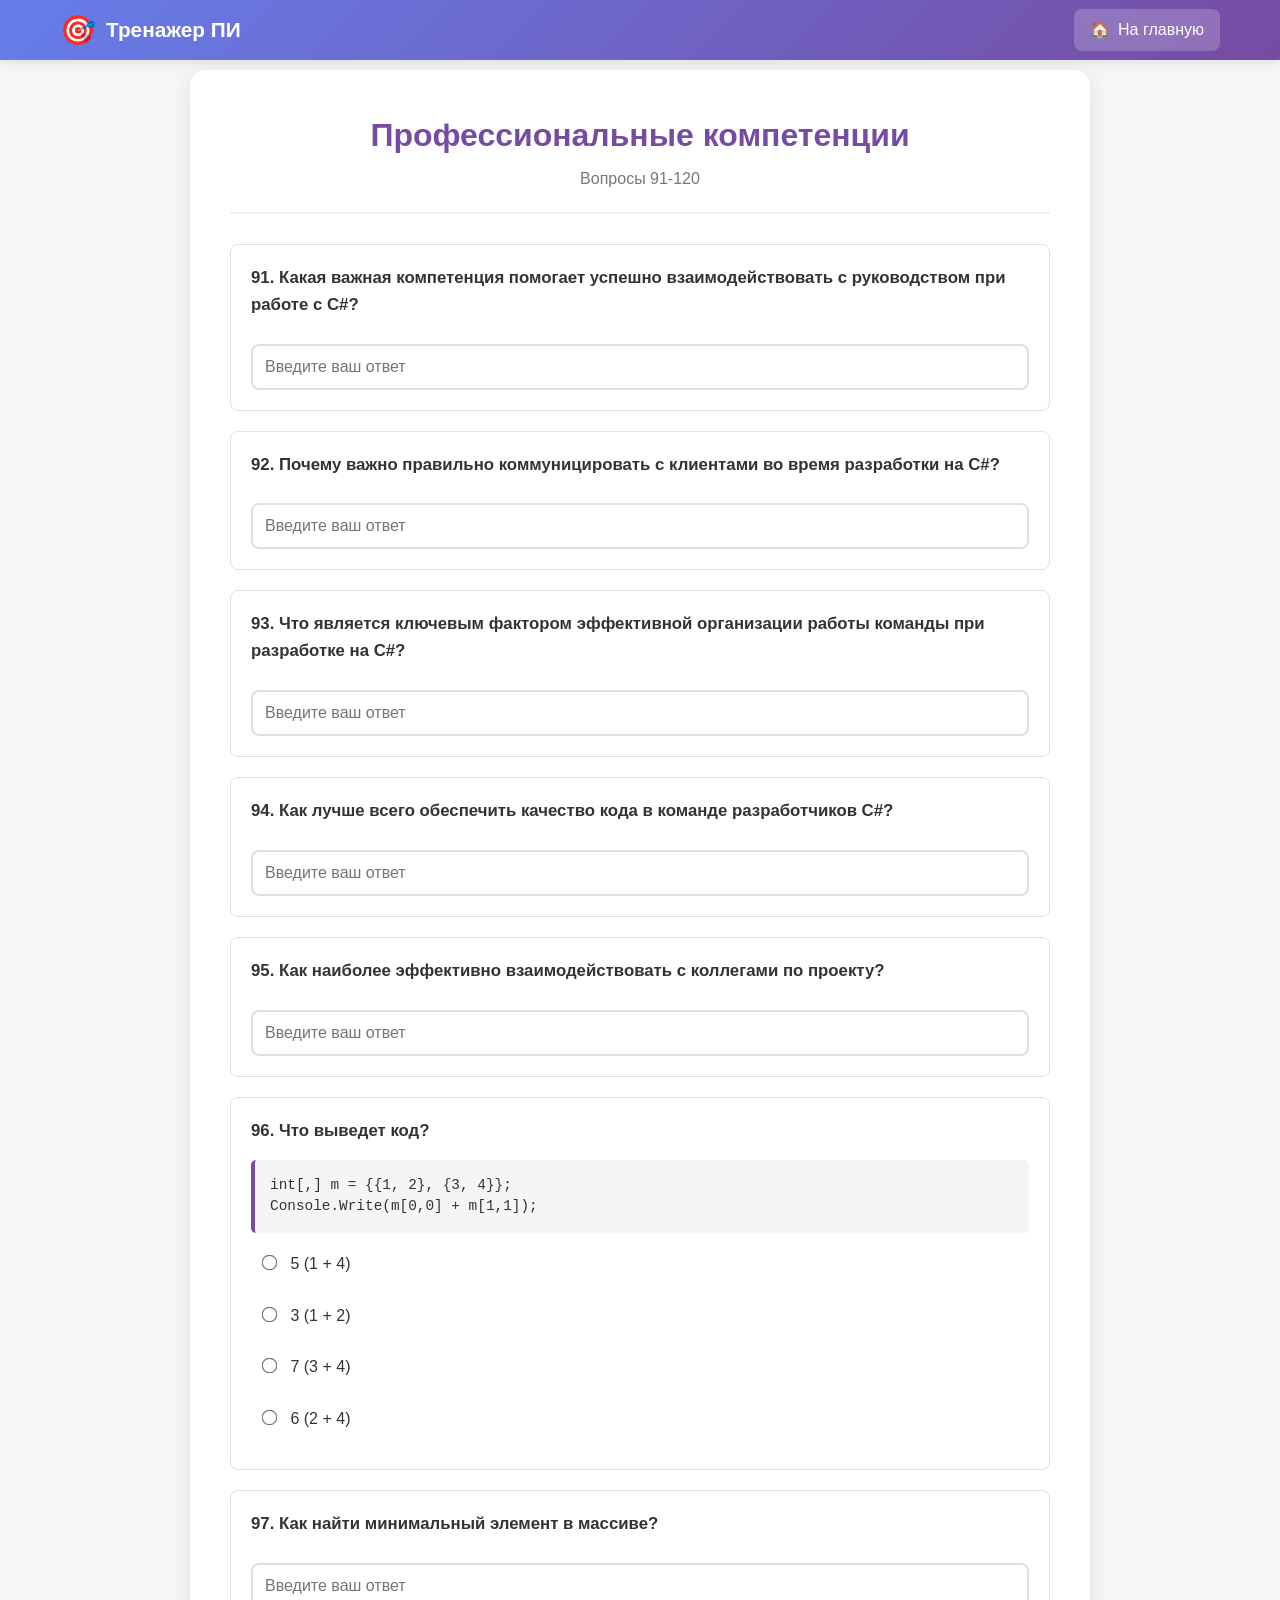
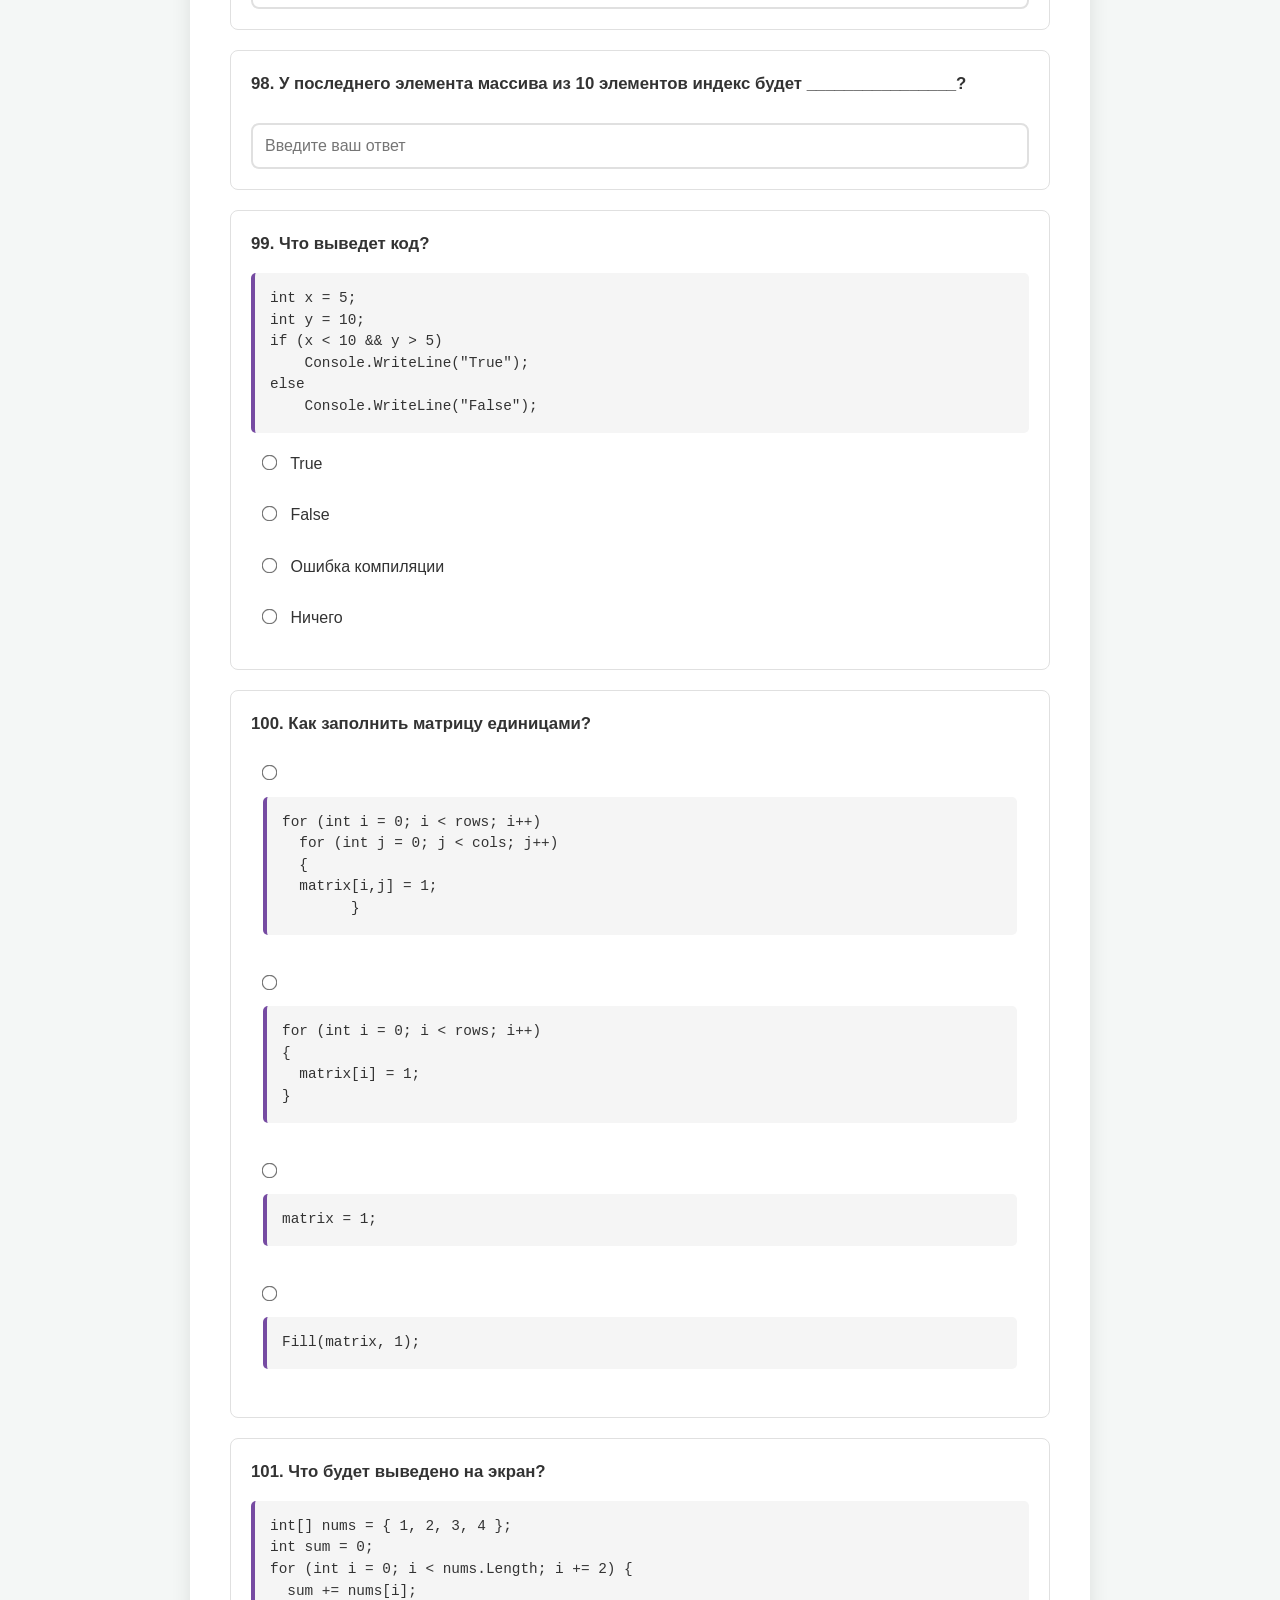
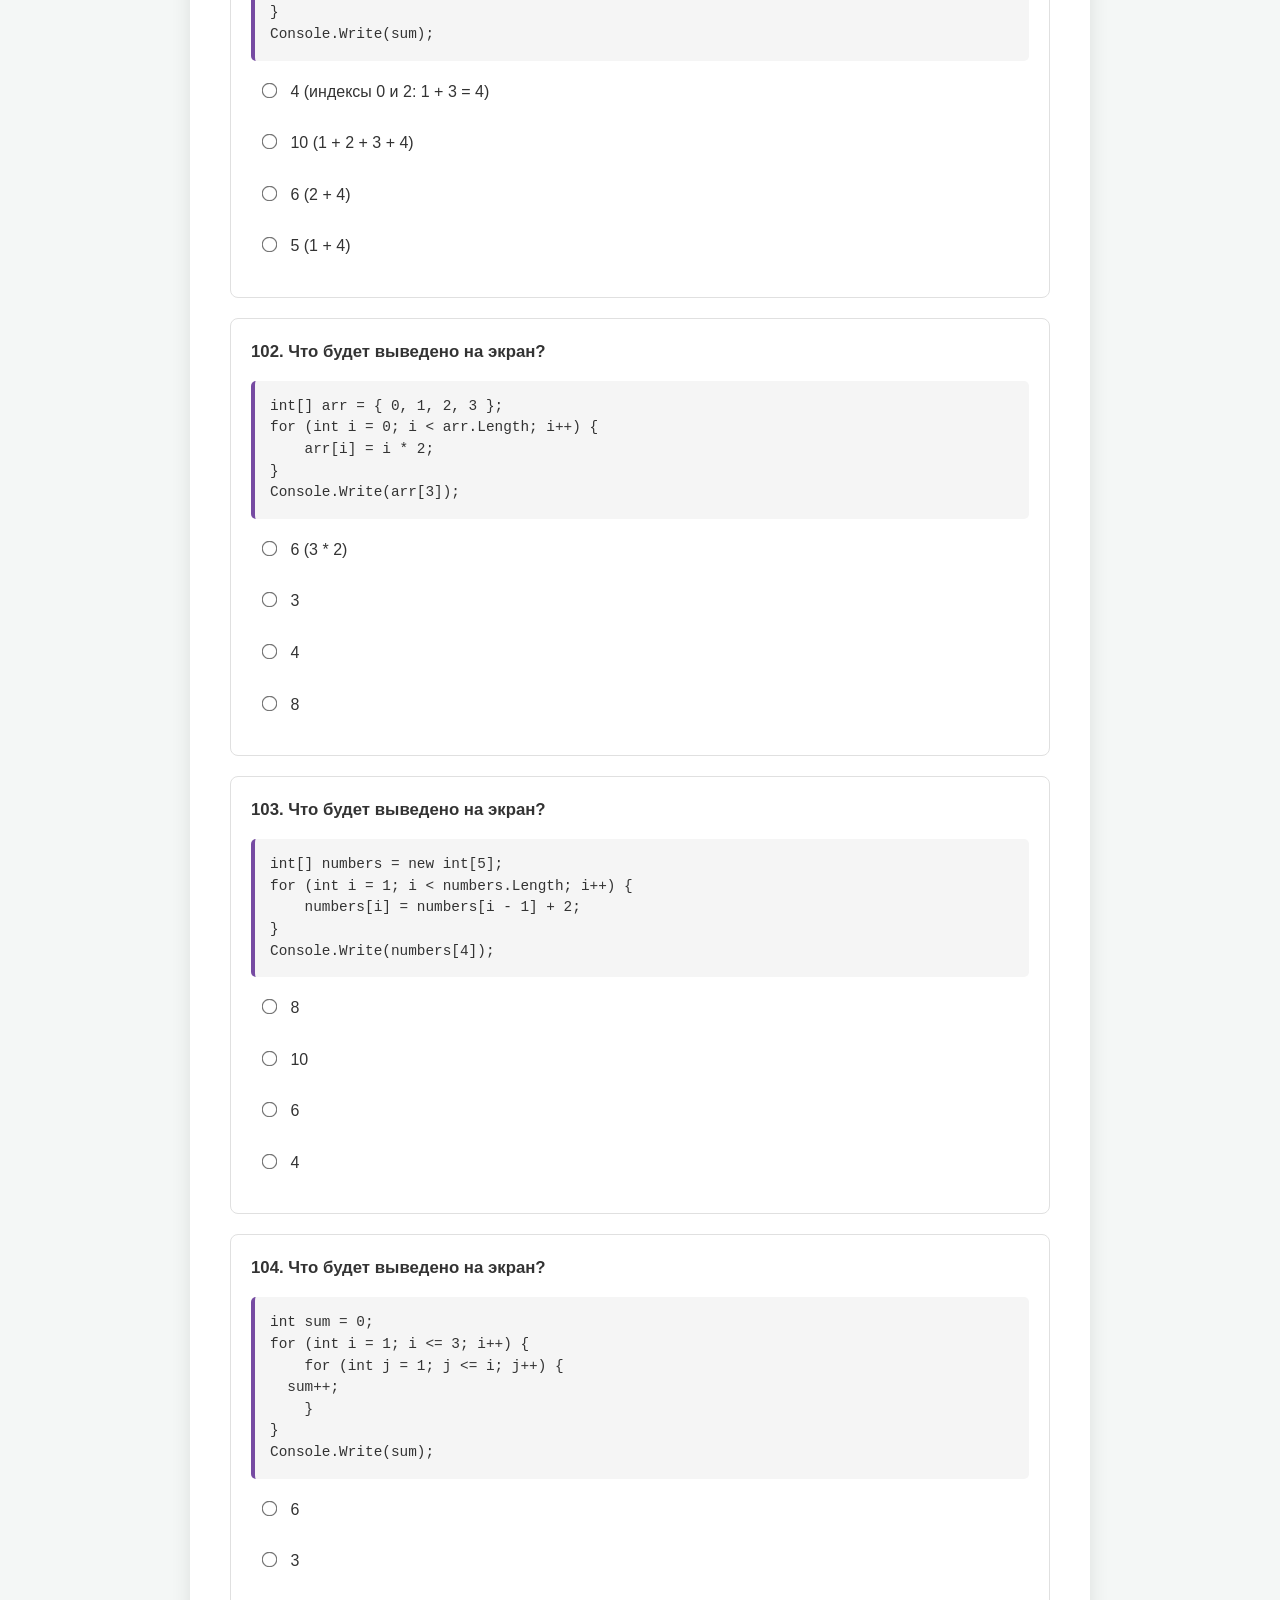
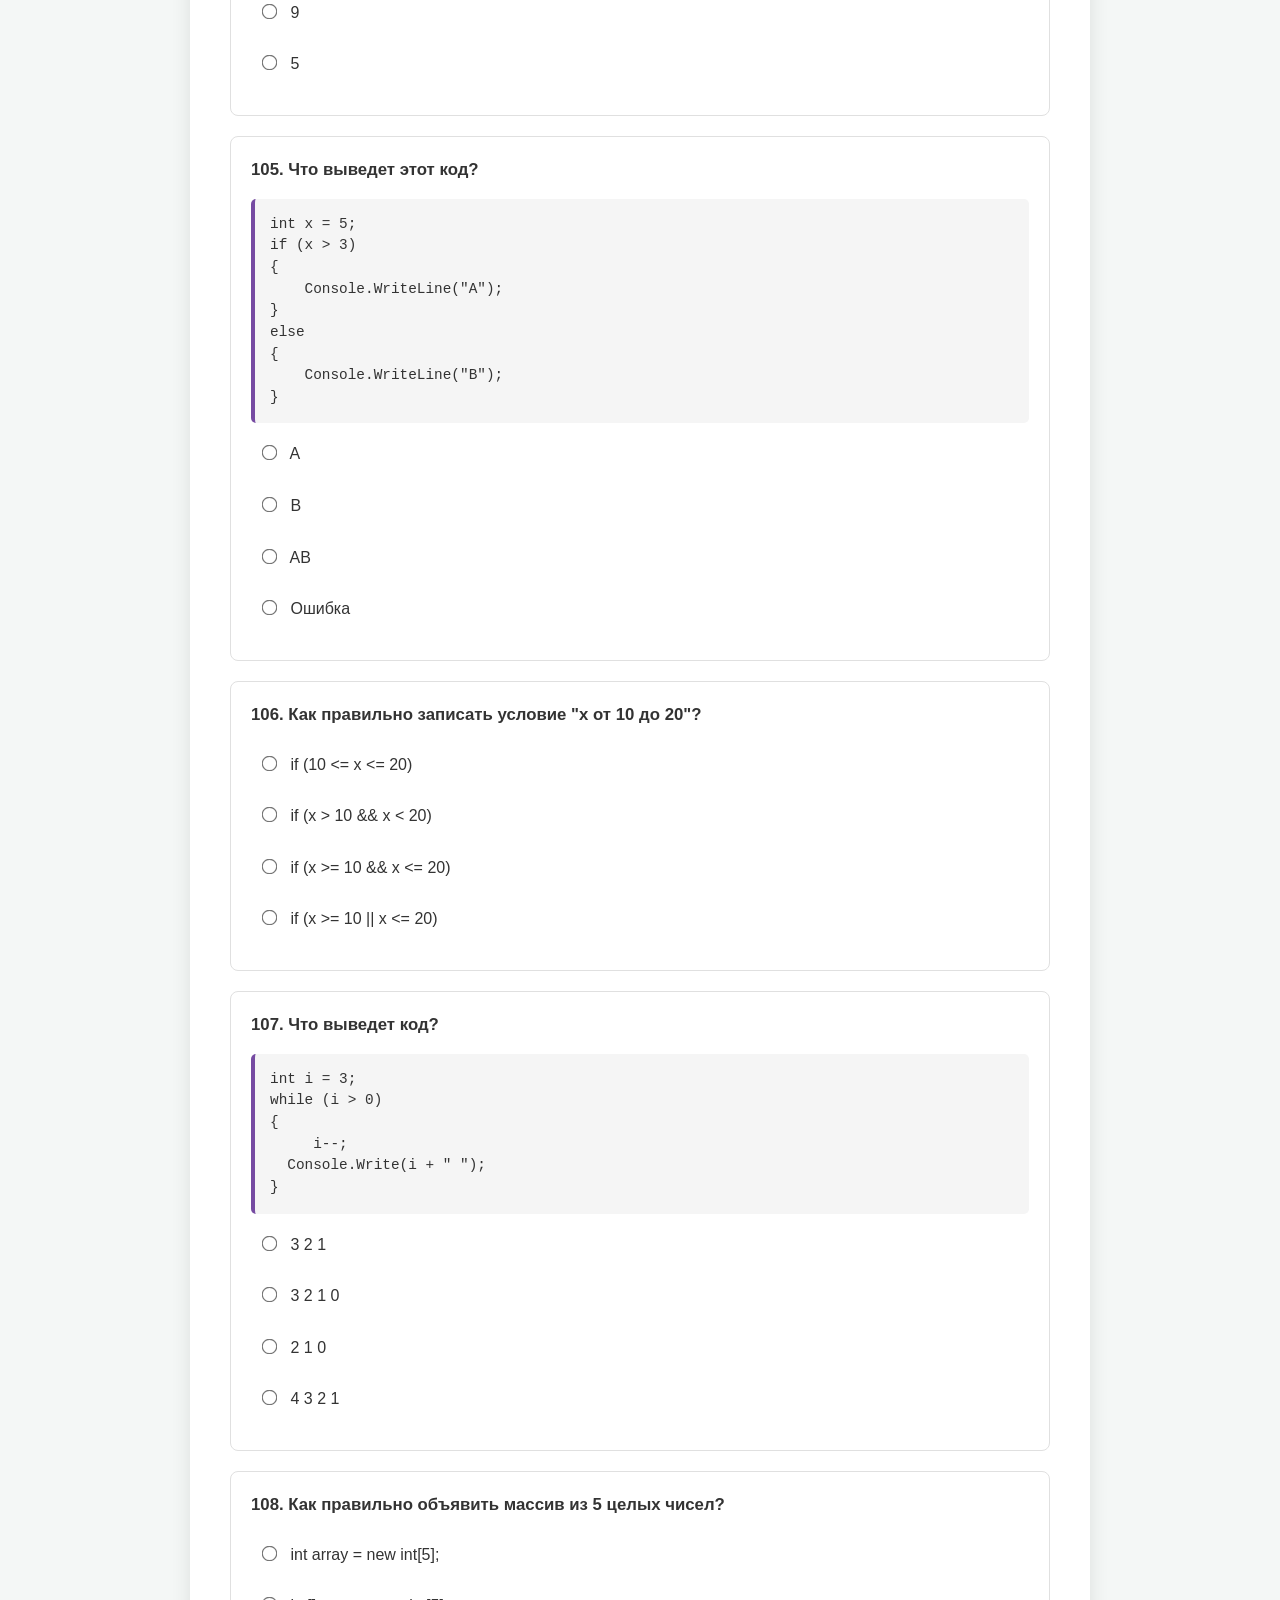
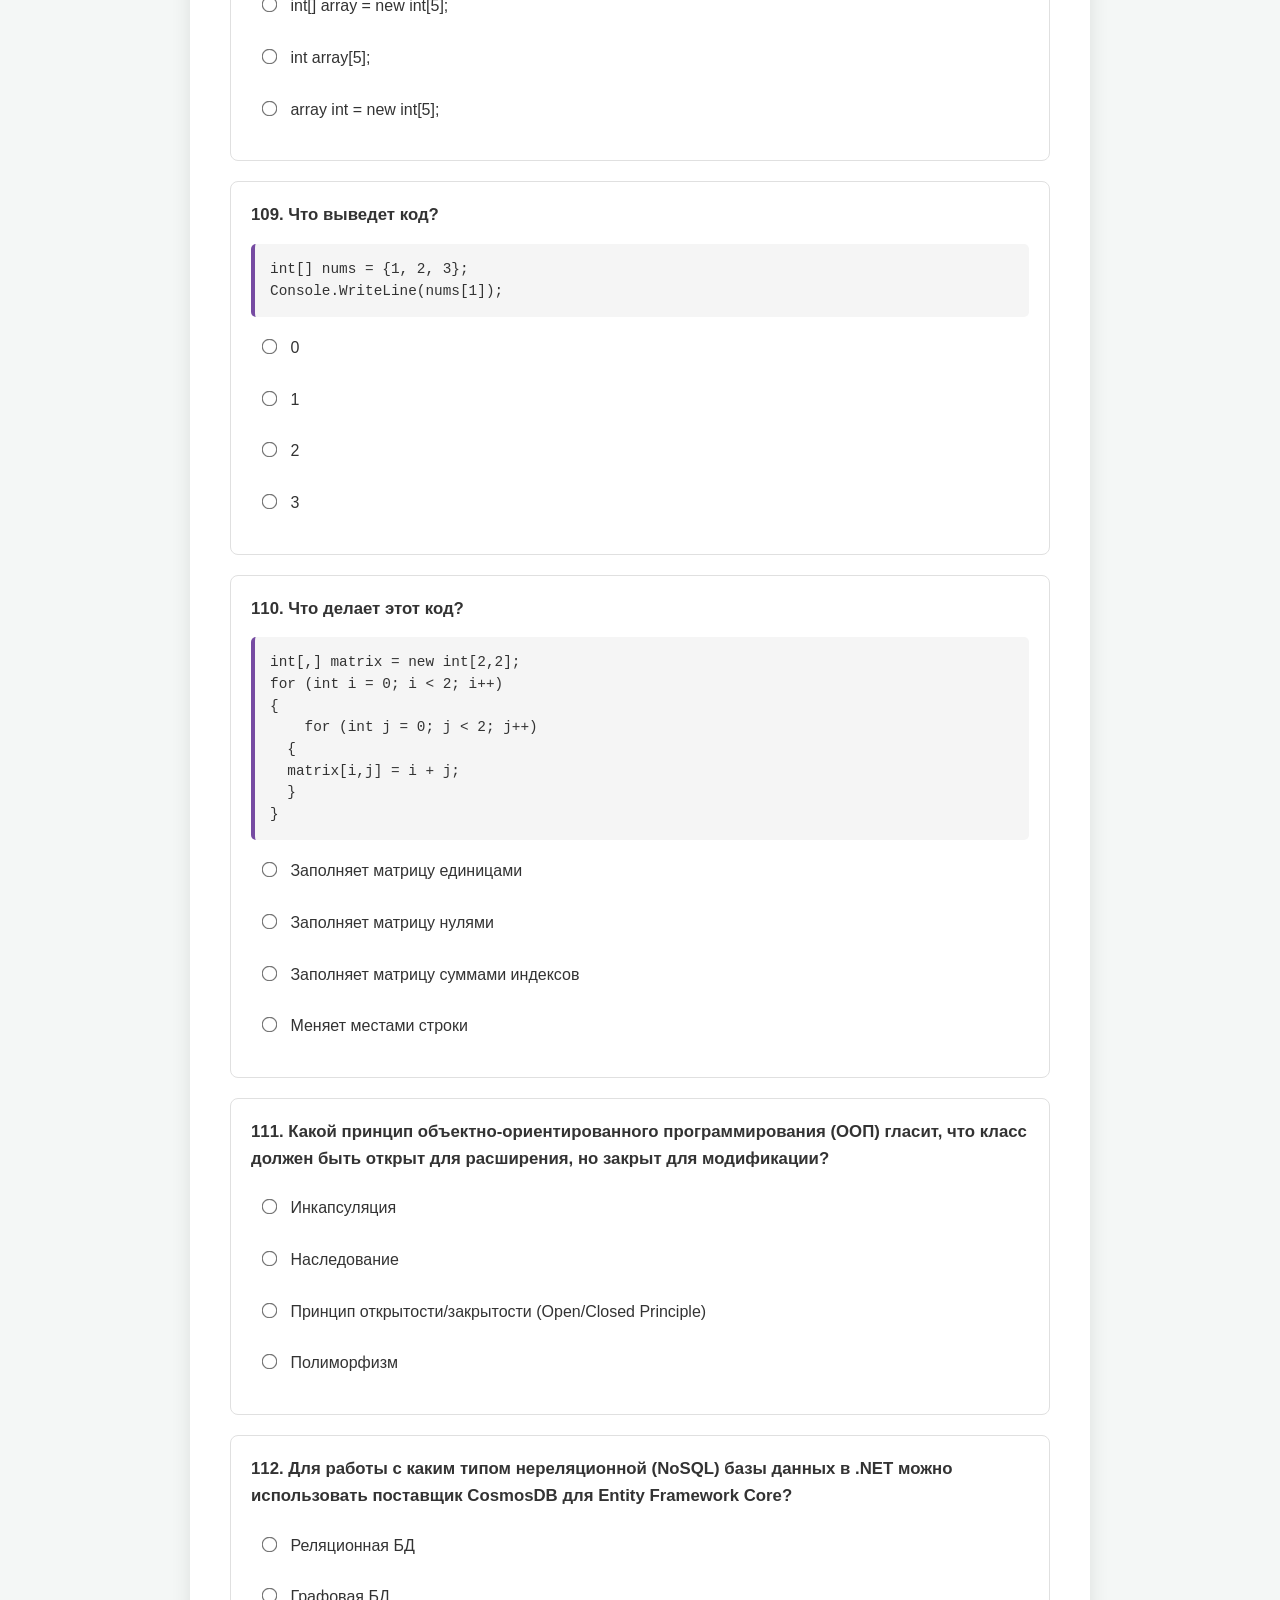
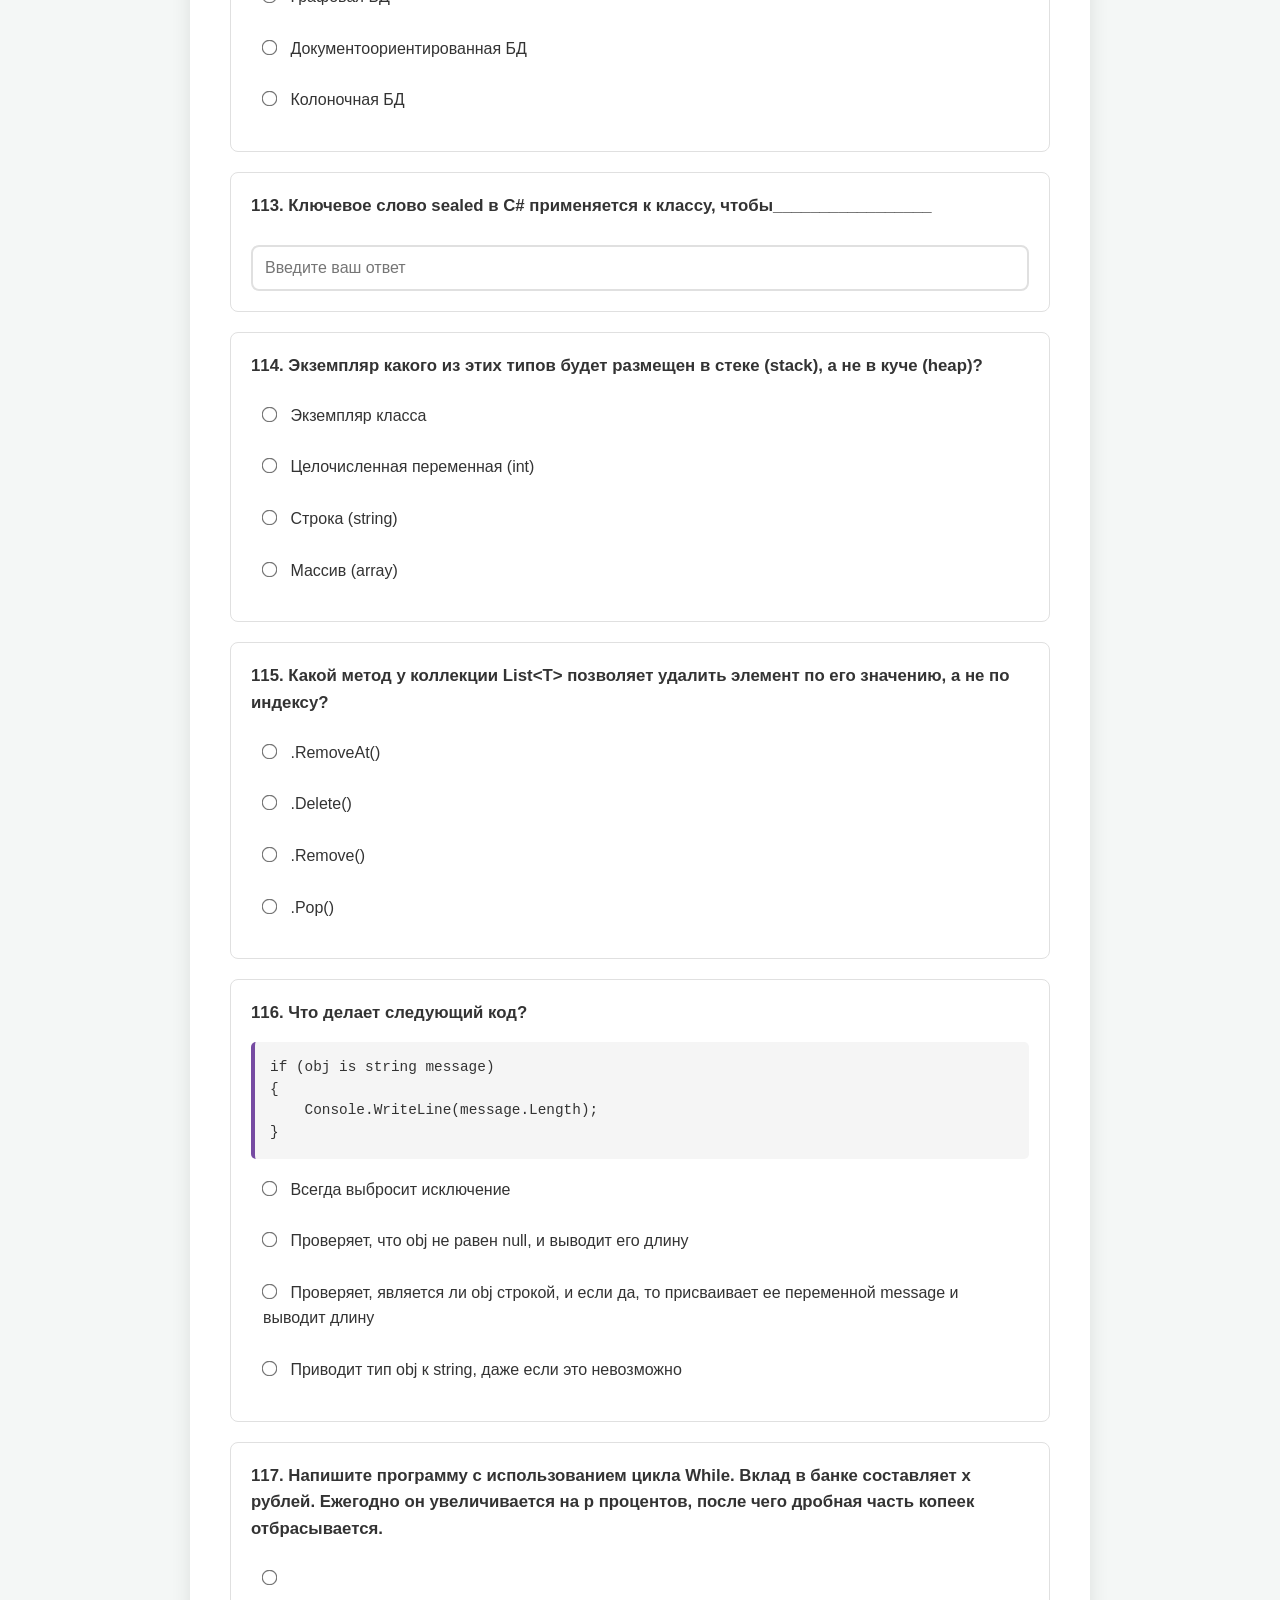
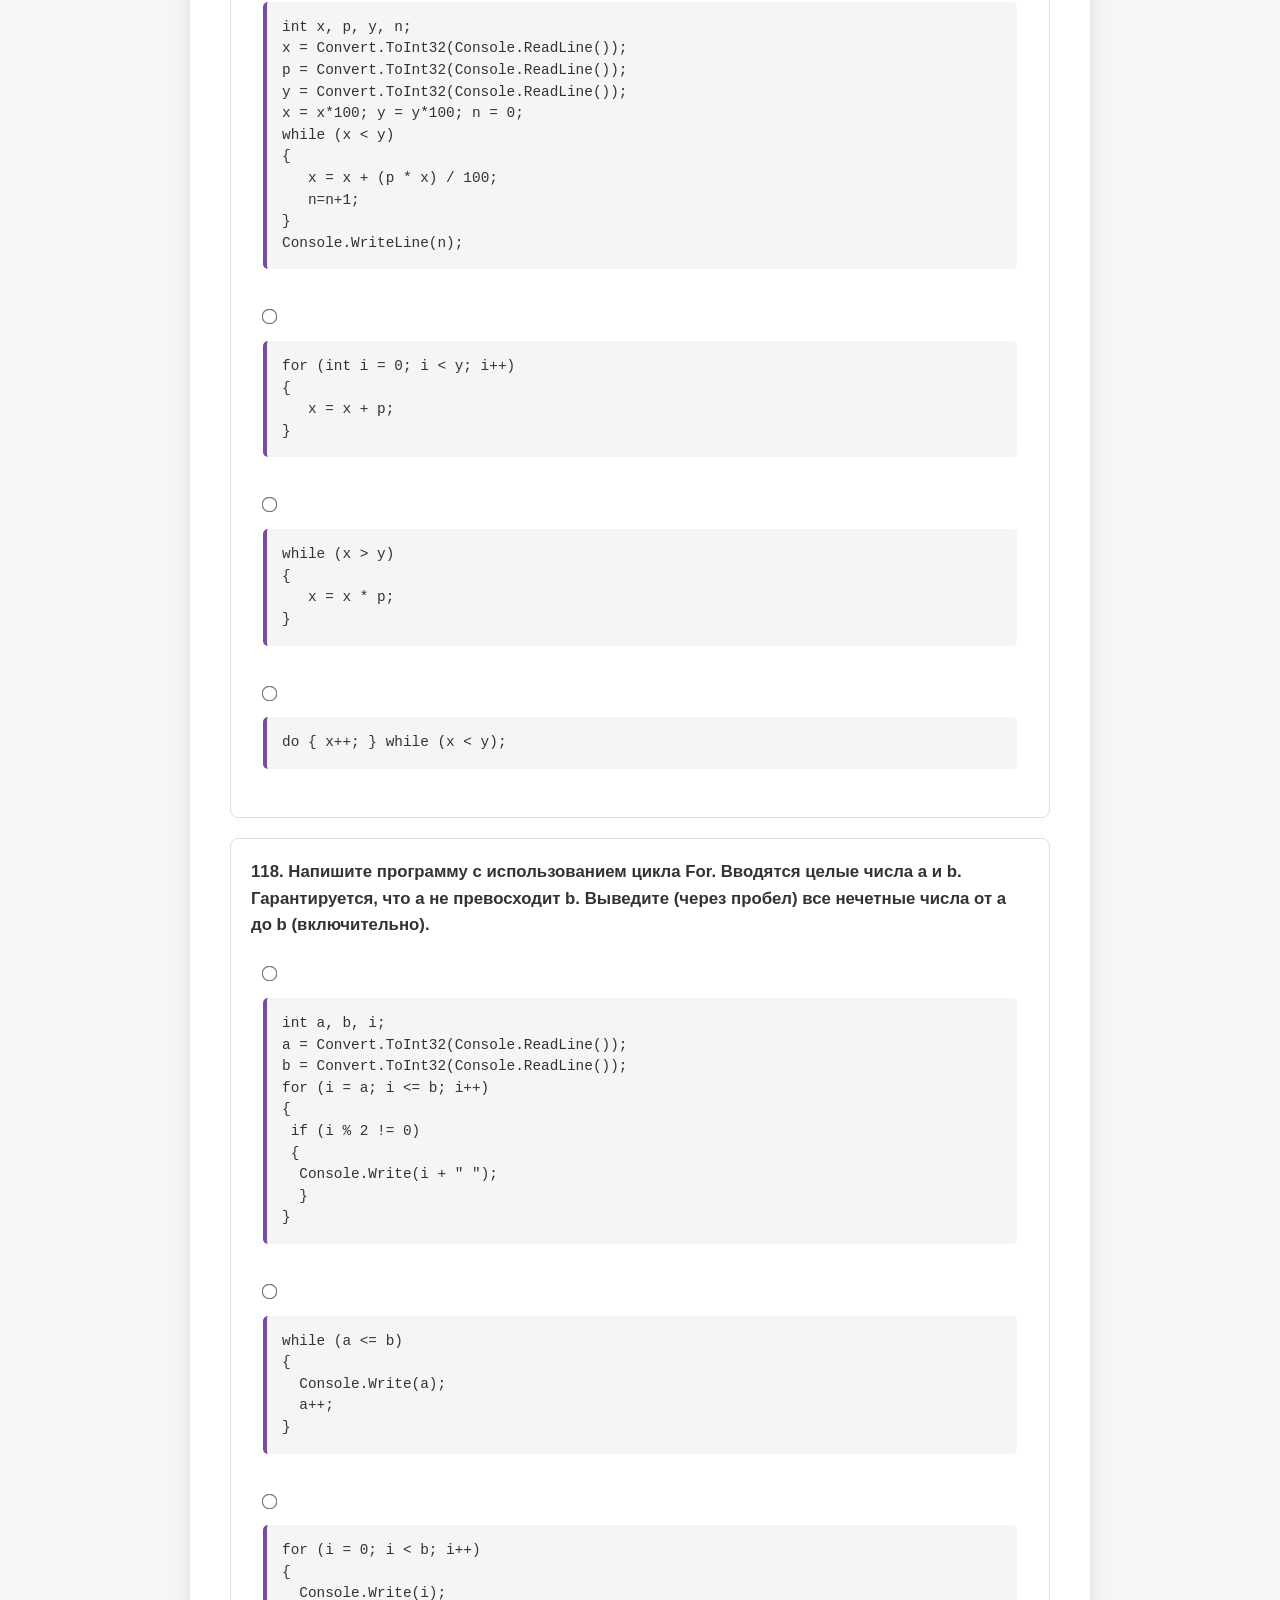
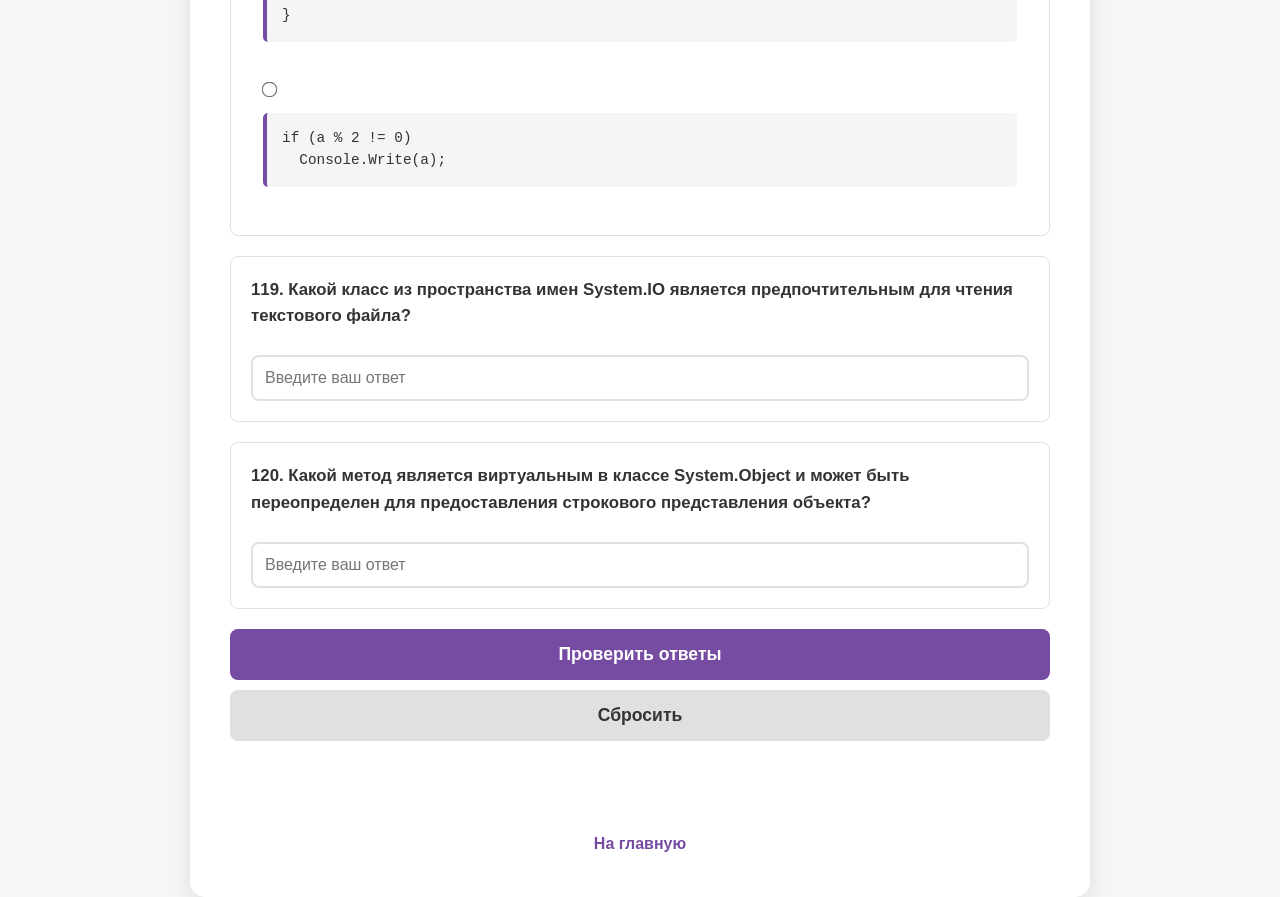
<file: TEST_4/TEST_4.html>
<!DOCTYPE html>
<html lang="ru">
<head>
    <meta charset="UTF-8">
    <meta name="viewport" content="width=device-width, initial-scale=1.0">
    <title>Тест 4: Профессиональные компетенции</title>
    <link rel="stylesheet" href="style_4.css">
</head>
<body>
    <header class="fixed-header">
        <div class="header-content">
            <div class="logo">
                <span class="logo-icon">🎯</span>
                <span class="logo-text">Тренажер ПИ</span>
            </div>
            <a href="../index.html" class="home-btn">
                <span>🏠</span>
                <span>На главную</span>
            </a>
        </div>
    </header>
    <div class="container">
        <header class="page-header">
            <h1>Профессиональные компетенции</h1>
            <p>Вопросы 91-120</p>
        </header>
        <form id="quizForm">
            <div class="question text-question">
                <p>91. Какая важная компетенция помогает успешно взаимодействовать с руководством при работе с C#?</p>
                <input type="text" name="q91" class="text-input" placeholder="Введите ваш ответ">
                <div class="text-feedback"></div>
            </div>
            <div class="question text-question">
                <p>92. Почему важно правильно коммуницировать с клиентами во время разработки на C#?</p>
                <input type="text" name="q92" class="text-input" placeholder="Введите ваш ответ">
                <div class="text-feedback"></div>
            </div>
            <div class="question text-question">
                <p>93. Что является ключевым фактором эффективной организации работы команды при разработке на C#?</p>
                <input type="text" name="q93" class="text-input" placeholder="Введите ваш ответ">
                <div class="text-feedback"></div>
            </div>
            <div class="question text-question">
                <p>94. Как лучше всего обеспечить качество кода в команде разработчиков C#?</p>
                <input type="text" name="q94" class="text-input" placeholder="Введите ваш ответ">
                <div class="text-feedback"></div>
            </div>
            <div class="question text-question">
                <p>95. Как наиболее эффективно взаимодействовать с коллегами по проекту?</p>
                <input type="text" name="q95" class="text-input" placeholder="Введите ваш ответ">
                <div class="text-feedback"></div>
            </div>
            <div class="question">
                <p>96. Что выведет код?</p>
                <div class="code-block">int[,] m = {{1, 2}, {3, 4}};
Console.Write(m[0,0] + m[1,1]);</div>
                <label><input type="radio" name="q96" value="a"> 5 (1 + 4)</label>
                <label><input type="radio" name="q96" value="b"> 3 (1 + 2)</label>
                <label><input type="radio" name="q96" value="c"> 7 (3 + 4)</label>
                <label><input type="radio" name="q96" value="d"> 6 (2 + 4)</label>
            </div>
            <div class="question text-question">
                <p>97. Как найти минимальный элемент в массиве?</p>
                <input type="text" name="q97" class="text-input" placeholder="Введите ваш ответ">
                <div class="text-feedback"></div>
            </div>
            <div class="question text-question">
                <p>98. У последнего элемента массива из 10 элементов индекс будет ________________?</p>
                <input type="text" name="q98" class="text-input" placeholder="Введите ваш ответ">
                <div class="text-feedback"></div>
            </div>
            <div class="question">
                <p>99. Что выведет код?</p>
                <div class="code-block">int x = 5;
int y = 10;
if (x &lt; 10 &amp;&amp; y &gt; 5)
    Console.WriteLine("True");
else
    Console.WriteLine("False");</div>
                <label><input type="radio" name="q99" value="a"> True</label>
                <label><input type="radio" name="q99" value="b"> False</label>
                <label><input type="radio" name="q99" value="c"> Ошибка компиляции</label>
                <label><input type="radio" name="q99" value="d"> Ничего</label>
            </div>
            <div class="question">
                <p>100. Как заполнить матрицу единицами?</p>
                <label><input type="radio" name="q100" value="a">
                    <div class="code-block">for (int i = 0; i &lt; rows; i++)
  for (int j = 0; j &lt; cols; j++)
  {
  matrix[i,j] = 1;
        }</div>
                </label>
                <label><input type="radio" name="q100" value="b">
                    <div class="code-block">for (int i = 0; i &lt; rows; i++)
{
  matrix[i] = 1;
}</div>
                </label>
                <label><input type="radio" name="q100" value="c">
                    <div class="code-block">matrix = 1;</div>
                </label>
                <label><input type="radio" name="q100" value="d">
                    <div class="code-block">Fill(matrix, 1);</div>
                </label>
            </div>
            <div class="question">
                <p>101. Что будет выведено на экран?</p>
                <div class="code-block">int[] nums = { 1, 2, 3, 4 };
int sum = 0;
for (int i = 0; i &lt; nums.Length; i += 2) {
  sum += nums[i];
}
Console.Write(sum);</div>
                <label><input type="radio" name="q101" value="a"> 4 (индексы 0 и 2: 1 + 3 = 4)</label>
                <label><input type="radio" name="q101" value="b"> 10 (1 + 2 + 3 + 4)</label>
                <label><input type="radio" name="q101" value="c"> 6 (2 + 4)</label>
                <label><input type="radio" name="q101" value="d"> 5 (1 + 4)</label>
            </div>
            <div class="question">
                <p>102. Что будет выведено на экран?</p>
                <div class="code-block">int[] arr = { 0, 1, 2, 3 };
for (int i = 0; i &lt; arr.Length; i++) {
    arr[i] = i * 2;
}
Console.Write(arr[3]);</div>
                <label><input type="radio" name="q102" value="a"> 6 (3 * 2)</label>
                <label><input type="radio" name="q102" value="b"> 3</label>
                <label><input type="radio" name="q102" value="c"> 4</label>
                <label><input type="radio" name="q102" value="d"> 8</label>
            </div>
            <div class="question">
                <p>103. Что будет выведено на экран?</p>
                <div class="code-block">int[] numbers = new int[5];
for (int i = 1; i &lt; numbers.Length; i++) {
    numbers[i] = numbers[i - 1] + 2;
}
Console.Write(numbers[4]);</div>
                <label><input type="radio" name="q103" value="a"> 8</label>
                <label><input type="radio" name="q103" value="b"> 10</label>
                <label><input type="radio" name="q103" value="c"> 6</label>
                <label><input type="radio" name="q103" value="d"> 4</label>
            </div>
            <div class="question">
                <p>104. Что будет выведено на экран?</p>
                <div class="code-block">int sum = 0;
for (int i = 1; i &lt;= 3; i++) {
    for (int j = 1; j &lt;= i; j++) {
  sum++;
    }
}
Console.Write(sum);</div>
                <label><input type="radio" name="q104" value="a"> 6</label>
                <label><input type="radio" name="q104" value="b"> 3</label>
                <label><input type="radio" name="q104" value="c"> 9</label>
                <label><input type="radio" name="q104" value="d"> 5</label>
            </div>
            <div class="question">
                <p>105. Что выведет этот код?</p>
                <div class="code-block">int x = 5;
if (x &gt; 3)
{
    Console.WriteLine("A");
}
else
{
    Console.WriteLine("B");
}</div>
                <label><input type="radio" name="q105" value="a"> A</label>
                <label><input type="radio" name="q105" value="b"> B</label>
                <label><input type="radio" name="q105" value="c"> AB</label>
                <label><input type="radio" name="q105" value="d"> Ошибка</label>
            </div>
            <div class="question">
                <p>106. Как правильно записать условие "x от 10 до 20"?</p>
                <label><input type="radio" name="q106" value="a"> if (10 &lt;= x &lt;= 20)</label>
                <label><input type="radio" name="q106" value="b"> if (x &gt; 10 &amp;&amp; x &lt; 20)</label>
                <label><input type="radio" name="q106" value="c"> if (x &gt;= 10 &amp;&amp; x &lt;= 20)</label>
                <label><input type="radio" name="q106" value="d"> if (x &gt;= 10 || x &lt;= 20)</label>
            </div>
            <div class="question">
                <p>107. Что выведет код?</p>
                <div class="code-block">int i = 3;
while (i &gt; 0)
{
     i--;
  Console.Write(i + " ");
}</div>
                <label><input type="radio" name="q107" value="a"> 3 2 1</label>
                <label><input type="radio" name="q107" value="b"> 3 2 1 0</label>
                <label><input type="radio" name="q107" value="c"> 2 1 0</label>
                <label><input type="radio" name="q107" value="d"> 4 3 2 1</label>
            </div>
            <div class="question">
                <p>108. Как правильно объявить массив из 5 целых чисел?</p>
                <label><input type="radio" name="q108" value="a"> int array = new int[5];</label>
                <label><input type="radio" name="q108" value="b"> int[] array = new int[5];</label>
                <label><input type="radio" name="q108" value="c"> int array[5];</label>
                <label><input type="radio" name="q108" value="d"> array int = new int[5];</label>
            </div>
            <div class="question">
                <p>109. Что выведет код?</p>
                <div class="code-block">int[] nums = {1, 2, 3};
Console.WriteLine(nums[1]);</div>
                <label><input type="radio" name="q109" value="a"> 0</label>
                <label><input type="radio" name="q109" value="b"> 1</label>
                <label><input type="radio" name="q109" value="c"> 2</label>
                <label><input type="radio" name="q109" value="d"> 3</label>
            </div>
            <div class="question">
                <p>110. Что делает этот код?</p>
                <div class="code-block">int[,] matrix = new int[2,2];
for (int i = 0; i &lt; 2; i++)
{
    for (int j = 0; j &lt; 2; j++)
  {
  matrix[i,j] = i + j;
  }
}</div>
                <label><input type="radio" name="q110" value="a"> Заполняет матрицу единицами</label>
                <label><input type="radio" name="q110" value="b"> Заполняет матрицу нулями</label>
                <label><input type="radio" name="q110" value="c"> Заполняет матрицу суммами индексов</label>
                <label><input type="radio" name="q110" value="d"> Меняет местами строки</label>
            </div>
            <div class="question">
                <p>111. Какой принцип объектно-ориентированного программирования (ООП) гласит, что класс должен быть открыт для расширения, но закрыт для модификации?</p>
                <label><input type="radio" name="q111" value="a"> Инкапсуляция</label>
                <label><input type="radio" name="q111" value="b"> Наследование</label>
                <label><input type="radio" name="q111" value="c"> Принцип открытости/закрытости (Open/Closed Principle)</label>
                <label><input type="radio" name="q111" value="d"> Полиморфизм</label>
            </div>
            <div class="question">
                <p>112. Для работы с каким типом нереляционной (NoSQL) базы данных в .NET можно использовать поставщик CosmosDB для Entity Framework Core?</p>
                <label><input type="radio" name="q112" value="a"> Реляционная БД</label>
                <label><input type="radio" name="q112" value="b"> Графовая БД</label>
                <label><input type="radio" name="q112" value="c"> Документоориентированная БД</label>
                <label><input type="radio" name="q112" value="d"> Колоночная БД</label>
            </div>
            <div class="question text-question">
                <p>113. Ключевое слово sealed в C# применяется к классу, чтобы_________________</p>
                <input type="text" name="q113" class="text-input" placeholder="Введите ваш ответ">
                <div class="text-feedback"></div>
            </div>
            <div class="question">
                <p>114. Экземпляр какого из этих типов будет размещен в стеке (stack), а не в куче (heap)?</p>
                <label><input type="radio" name="q114" value="a"> Экземпляр класса</label>
                <label><input type="radio" name="q114" value="b"> Целочисленная переменная (int)</label>
                <label><input type="radio" name="q114" value="c"> Строка (string)</label>
                <label><input type="radio" name="q114" value="d"> Массив (array)</label>
            </div>
            <div class="question">
                <p>115. Какой метод у коллекции List&lt;T&gt; позволяет удалить элемент по его значению, а не по индексу?</p>
                <label><input type="radio" name="q115" value="a"> .RemoveAt()</label>
                <label><input type="radio" name="q115" value="b"> .Delete()</label>
                <label><input type="radio" name="q115" value="c"> .Remove()</label>
                <label><input type="radio" name="q115" value="d"> .Pop()</label>
            </div>
            <div class="question">
                <p>116. Что делает следующий код?</p>
                <div class="code-block">if (obj is string message)
{
    Console.WriteLine(message.Length);
}</div>
                <label><input type="radio" name="q116" value="a"> Всегда выбросит исключение</label>
                <label><input type="radio" name="q116" value="b"> Проверяет, что obj не равен null, и выводит его длину</label>
                <label><input type="radio" name="q116" value="c"> Проверяет, является ли obj строкой, и если да, то присваивает ее переменной message и выводит длину</label>
                <label><input type="radio" name="q116" value="d"> Приводит тип obj к string, даже если это невозможно</label>
            </div>
            <div class="question">
                <p>117. Напишите программу с использованием цикла While. Вклад в банке составляет x рублей. Ежегодно он увеличивается на p процентов, после чего дробная часть копеек отбрасывается.</p>
                <label><input type="radio" name="q117" value="a">
                    <div class="code-block">int x, p, y, n;
x = Convert.ToInt32(Console.ReadLine());
p = Convert.ToInt32(Console.ReadLine());
y = Convert.ToInt32(Console.ReadLine());
x = x*100; y = y*100; n = 0;
while (x &lt; y)
{
   x = x + (p * x) / 100;
   n=n+1;
}
Console.WriteLine(n);</div>
                </label>
                <label><input type="radio" name="q117" value="b">
                    <div class="code-block">for (int i = 0; i &lt; y; i++)
{
   x = x + p;
}</div>
                </label>
                <label><input type="radio" name="q117" value="c">
                    <div class="code-block">while (x &gt; y)
{
   x = x * p;
}</div>
                </label>
                <label><input type="radio" name="q117" value="d">
                    <div class="code-block">do { x++; } while (x &lt; y);</div>
                </label>
            </div>
            <div class="question">
                <p>118. Напишите программу с использованием цикла For. Вводятся целые числа a и b. Гарантируется, что a не превосходит b. Выведите (через пробел) все нечетные числа от a до b (включительно).</p>
                <label><input type="radio" name="q118" value="a">
                    <div class="code-block">int a, b, i;
a = Convert.ToInt32(Console.ReadLine());
b = Convert.ToInt32(Console.ReadLine());
for (i = a; i &lt;= b; i++)
{
 if (i % 2 != 0)
 {
  Console.Write(i + " ");
  }
}</div>
                </label>
                <label><input type="radio" name="q118" value="b">
                    <div class="code-block">while (a &lt;= b)
{
  Console.Write(a);
  a++;
}</div>
                </label>
                <label><input type="radio" name="q118" value="c">
                    <div class="code-block">for (i = 0; i &lt; b; i++)
{
  Console.Write(i);
}</div>
                </label>
                <label><input type="radio" name="q118" value="d">
                    <div class="code-block">if (a % 2 != 0)
  Console.Write(a);</div>
                </label>
            </div>
            <div class="question text-question">
                <p>119. Какой класс из пространства имен System.IO является предпочтительным для чтения текстового файла?</p>
                <input type="text" name="q119" class="text-input" placeholder="Введите ваш ответ">
                <div class="text-feedback"></div>
            </div>
            <div class="question text-question">
                <p>120. Какой метод является виртуальным в классе System.Object и может быть переопределен для предоставления строкового представления объекта?</p>
                <input type="text" name="q120" class="text-input" placeholder="Введите ваш ответ">
                <div class="text-feedback"></div>
            </div>
            <button type="button" onclick="checkAnswers()">Проверить ответы</button>
            <button type="button" onclick="resetForm()">Сбросить</button>
        </form>
        <div id="result"></div>
        <a href="../index.html" class="back-link">На главную</a>
    </div>
    <script src="script_4.js"></script>
</body>
</html>
</file>
<file: TEST_1/style_1.css>
* {
    box-sizing: border-box;
    margin: 0;
    padding: 0;
}
body {
    font-family: 'Segoe UI', Tahoma, Geneva, Verdana, sans-serif;
    background-color: #f4f7f6;
    color: #333;
    line-height: 1.6;
    padding-top: 70px;
}
.fixed-header {
    position: fixed;
    top: 0;
    left: 0;
    right: 0;
    height: 60px;
    background: linear-gradient(135deg, #667eea 0%, #764ba2 100%);
    box-shadow: 0 2px 10px rgba(0,0,0,0.1);
    z-index: 1000;
    display: flex;
    align-items: center;
}
.header-content {
    max-width: 1200px;
    margin: 0 auto;
    padding: 0 20px;
    width: 100%;
    display: flex;
    justify-content: space-between;
    align-items: center;
}
.logo {
    display: flex;
    align-items: center;
    gap: 10px;
}
.logo-icon {
    font-size: 1.8rem;
}
.logo-text {
    color: white;
    font-size: 1.3rem;
    font-weight: bold;
}
.home-btn {
    display: flex;
    align-items: center;
    gap: 8px;
    background: rgba(255,255,255,0.2);
    color: white;
    padding: 8px 16px;
    border-radius: 8px;
    text-decoration: none;
    transition: background 0.3s;
    font-weight: 500;
}
.home-btn:hover {
    background: rgba(255,255,255,0.3);
}
.container {
    max-width: 900px;
    margin: 0 auto;
    background: white;
    padding: 40px;
    border-radius: 15px;
    box-shadow: 0 5px 20px rgba(0,0,0,0.1);
}
.page-header {
    text-align: center;
    margin-bottom: 30px;
    border-bottom: 2px solid #f0f0f0;
    padding-bottom: 20px;
}
.page-header h1 {
    color: #667eea;
    font-size: 2rem;
}
.page-header p {
    color: #777;
    margin-top: 5px;
}
.question {
    background: #fff;
    border: 1px solid #e0e0e0;
    border-radius: 8px;
    padding: 20px;
    margin-bottom: 20px;
    transition: all 0.3s;
}
.question p {
    font-weight: 600;
    margin-bottom: 15px;
    font-size: 1.05rem;
}
label {
    display: block;
    margin-bottom: 10px;
    cursor: pointer;
    padding: 8px 12px;
    border-radius: 5px;
    transition: background 0.2s;
}
label:hover {
    background-color: #f9f9f9;
}
input[type="radio"] {
    margin-right: 10px;
    transform: scale(1.2);
}
.text-input {
    width: 100%;
    padding: 12px;
    border: 2px solid #e0e0e0;
    border-radius: 8px;
    font-size: 1rem;
    transition: border-color 0.3s;
    margin-top: 10px;
}
.text-input:focus {
    outline: none;
    border-color: #667eea;
}
.text-feedback {
    margin-top: 10px;
    font-weight: bold;
    padding: 10px;
    border-radius: 5px;
    display: none;
}
.text-feedback.correct {
    display: block;
    background-color: #d4edda;
    color: #155724;
    border: 1px solid #c3e6cb;
}
.text-feedback.incorrect {
    display: block;
    background-color: #f8d7da;
    color: #721c24;
    border: 1px solid #f5c6cb;
}
.matching-table {
    width: 100%;
    border-collapse: collapse;
    margin-top: 15px;
    font-size: 0.95rem;
}
.matching-table th,
.matching-table td {
    border: 1px solid #e0e0e0;
    padding: 12px;
    text-align: left;
}
.matching-table th {
    background-color: #667eea;
    color: white;
    font-weight: 600;
}
.matching-table tr:nth-child(even) {
    background-color: #f9f9f9;
}
.match-select {
    width: 80px;
    padding: 8px;
    border: 2px solid #e0e0e0;
    border-radius: 5px;
    font-size: 1rem;
    cursor: pointer;
    background: white;
}
.match-select:focus {
    outline: none;
    border-color: #667eea;
}
.match-select.correct {
    border-color: #28a745;
    background-color: #d4edda;
}
.match-select.incorrect {
    border-color: #dc3545;
    background-color: #f8d7da;
}
button {
    display: block;
    width: 100%;
    padding: 15px;
    margin-top: 10px;
    border: none;
    border-radius: 8px;
    font-size: 1.1rem;
    cursor: pointer;
    transition: background 0.3s;
    font-weight: bold;
}
button:first-of-type {
    background-color: #667eea;
    color: white;
}
button:first-of-type:hover {
    background-color: #5568d3;
}
button:last-of-type {
    background-color: #e0e0e0;
    color: #333;
    margin-top: 10px;
}
button:last-of-type:hover {
    background-color: #d0d0d0;
}
.back-link {
    display: block;
    text-align: center;
    margin-top: 30px;
    color: #667eea;
    text-decoration: none;
    font-weight: 600;
}
.back-link:hover {
    text-decoration: underline;
}
.correct-option {
    background-color: #d4edda !important;
    color: #155724 !important;
    border: 1px solid #c3e6cb;
    font-weight: bold;
}
.wrong-option {
    background-color: #f8d7da !important;
    color: #721c24 !important;
    border: 1px solid #f5c6cb;
    font-weight: bold;
}
#result {
    margin-top: 20px;
    font-size: 1.5rem;
    font-weight: bold;
    text-align: center;
    padding: 20px;
    border-radius: 8px;
}
@media (max-width: 600px) {
    .container {
        padding: 20px;
    }
    .page-header h1 {
        font-size: 1.5rem;
    }
    .logo-text {
        font-size: 1.1rem;
    }
    .home-btn span:last-child {
        display: none;
    }
    .matching-table {
        font-size: 0.85rem;
    }
    .matching-table th,
    .matching-table td {
        padding: 8px;
    }
    .match-select {
        width: 60px;
    }
}
</file>
<file: TEST_2/style_2.css>
* {
    box-sizing: border-box;
    margin: 0;
    padding: 0;
}
body {
    font-family: 'Segoe UI', Tahoma, Geneva, Verdana, sans-serif;
    background-color: #f4f7f6;
    color: #333;
    line-height: 1.6;
    padding-top: 70px;
}
.fixed-header {
    position: fixed;
    top: 0;
    left: 0;
    right: 0;
    height: 60px;
    background: linear-gradient(135deg, #667eea 0%, #764ba2 100%);
    box-shadow: 0 2px 10px rgba(0,0,0,0.1);
    z-index: 1000;
    display: flex;
    align-items: center;
}
.header-content {
    max-width: 1200px;
    margin: 0 auto;
    padding: 0 20px;
    width: 100%;
    display: flex;
    justify-content: space-between;
    align-items: center;
}
.logo {
    display: flex;
    align-items: center;
    gap: 10px;
}
.logo-icon {
    font-size: 1.8rem;
}
.logo-text {
    color: white;
    font-size: 1.3rem;
    font-weight: bold;
}
.home-btn {
    display: flex;
    align-items: center;
    gap: 8px;
    background: rgba(255,255,255,0.2);
    color: white;
    padding: 8px 16px;
    border-radius: 8px;
    text-decoration: none;
    transition: background 0.3s;
    font-weight: 500;
}
.home-btn:hover {
    background: rgba(255,255,255,0.3);
}
.container {
    max-width: 900px;
    margin: 0 auto;
    background: white;
    padding: 40px;
    border-radius: 15px;
    box-shadow: 0 5px 20px rgba(0,0,0,0.1);
}
.page-header {
    text-align: center;
    margin-bottom: 30px;
    border-bottom: 2px solid #f0f0f0;
    padding-bottom: 20px;
}
.page-header h1 {
    color: #764ba2;
    font-size: 2rem;
}
.page-header p {
    color: #777;
    margin-top: 5px;
}
.question {
    background: #fff;
    border: 1px solid #e0e0e0;
    border-radius: 8px;
    padding: 20px;
    margin-bottom: 20px;
    transition: all 0.3s;
}
.question p {
    font-weight: 600;
    margin-bottom: 15px;
    font-size: 1.05rem;
}
.code-block {
    background: #f5f5f5;
    padding: 15px;
    border-radius: 5px;
    font-family: 'Consolas', 'Monaco', monospace;
    font-size: 0.9rem;
    margin: 10px 0;
    white-space: pre-wrap;
    border-left: 4px solid #764ba2;
    line-height: 1.5;
}
.code-block-inline {
    background: #f5f5f5;
    padding: 8px 12px;
    border-radius: 5px;
    font-family: 'Consolas', 'Monaco', monospace;
    font-size: 0.85rem;
    display: block;
    margin: 8px 0;
    border-left: 3px solid #764ba2;
}
label {
    display: block;
    margin-bottom: 10px;
    cursor: pointer;
    padding: 8px 12px;
    border-radius: 5px;
    transition: background 0.2s;
}
label:hover {
    background-color: #f9f9f9;
}
input[type="radio"] {
    margin-right: 10px;
    transform: scale(1.2);
}
.text-input {
    width: 100%;
    padding: 12px;
    border: 2px solid #e0e0e0;
    border-radius: 8px;
    font-size: 1rem;
    transition: border-color 0.3s;
    margin-top: 10px;
}
.text-input:focus {
    outline: none;
    border-color: #764ba2;
}
.table-answer-input {
    margin-top: 15px;
    padding: 15px;
    background: #f9f9f9;
    border-radius: 8px;
}
.table-answer-input label {
    display: block;
    margin-bottom: 10px;
    font-weight: 600;
    color: #333;
}
.select-row {
    display: flex;
    align-items: center;
    gap: 10px;
    margin-bottom: 8px;
}
.select-row span {
    font-weight: 600;
    min-width: 20px;
}
.text-feedback {
    margin-top: 10px;
    font-weight: bold;
    padding: 10px;
    border-radius: 5px;
    display: none;
}
.text-feedback.correct {
    display: block;
    background-color: #d4edda;
    color: #155724;
    border: 1px solid #c3e6cb;
}
.text-feedback.incorrect {
    display: block;
    background-color: #f8d7da;
    color: #721c24;
    border: 1px solid #f5c6cb;
}
.matching-table {
    width: 100%;
    border-collapse: collapse;
    margin-top: 15px;
    font-size: 0.9rem;
}
.matching-table th,
.matching-table td {
    border: 1px solid #e0e0e0;
    padding: 12px;
    text-align: left;
}
.matching-table th {
    background-color: #764ba2;
    color: white;
    font-weight: 600;
}
.matching-table tr:nth-child(even) {
    background-color: #f9f9f9;
}
.match-select {
    width: 80px;
    padding: 8px;
    border: 2px solid #e0e0e0;
    border-radius: 5px;
    font-size: 1rem;
    cursor: pointer;
    background: white;
}
.match-select:focus {
    outline: none;
    border-color: #764ba2;
}
.match-select.correct {
    border-color: #28a745;
    background-color: #d4edda;
}
.match-select.incorrect {
    border-color: #dc3545;
    background-color: #f8d7da;
}
button {
    display: block;
    width: 100%;
    padding: 15px;
    margin-top: 10px;
    border: none;
    border-radius: 8px;
    font-size: 1.1rem;
    cursor: pointer;
    transition: background 0.3s;
    font-weight: bold;
}
button:first-of-type {
    background-color: #764ba2;
    color: white;
}
button:first-of-type:hover {
    background-color: #5d3b82;
}
button:last-of-type {
    background-color: #e0e0e0;
    color: #333;
    margin-top: 10px;
}
button:last-of-type:hover {
    background-color: #d0d0d0;
}
.back-link {
    display: block;
    text-align: center;
    margin-top: 30px;
    color: #764ba2;
    text-decoration: none;
    font-weight: 600;
}
.back-link:hover {
    text-decoration: underline;
}
.correct-option {
    background-color: #d4edda !important;
    color: #155724 !important;
    border: 1px solid #c3e6cb;
    font-weight: bold;
}
.wrong-option {
    background-color: #f8d7da !important;
    color: #721c24 !important;
    border: 1px solid #f5c6cb;
    font-weight: bold;
}
#result {
    margin-top: 20px;
    font-size: 1.5rem;
    font-weight: bold;
    text-align: center;
    padding: 20px;
    border-radius: 8px;
}
@media (max-width: 600px) {
    .container {
        padding: 20px;
    }
    .page-header h1 {
        font-size: 1.5rem;
    }
    .logo-text {
        font-size: 1.1rem;
    }
    .home-btn span:last-child {
        display: none;
    }
    .matching-table {
        font-size: 0.8rem;
    }
    .matching-table th,
    .matching-table td {
        padding: 8px;
    }
    .match-select {
        width: 60px;
    }
    .code-block {
        font-size: 0.8rem;
    }
}
</file>
<file: TEST_3/style_3.css>
* {
    box-sizing: border-box;
    margin: 0;
    padding: 0;
}
body {
    font-family: 'Segoe UI', Tahoma, Geneva, Verdana, sans-serif;
    background-color: #f4f7f6;
    color: #333;
    line-height: 1.6;
    padding-top: 70px;
}
.fixed-header {
    position: fixed;
    top: 0;
    left: 0;
    right: 0;
    height: 60px;
    background: linear-gradient(135deg, #667eea 0%, #764ba2 100%);
    box-shadow: 0 2px 10px rgba(0,0,0,0.1);
    z-index: 1000;
    display: flex;
    align-items: center;
}
.header-content {
    max-width: 1200px;
    margin: 0 auto;
    padding: 0 20px;
    width: 100%;
    display: flex;
    justify-content: space-between;
    align-items: center;
}
.logo {
    display: flex;
    align-items: center;
    gap: 10px;
}
.logo-icon {
    font-size: 1.8rem;
}
.logo-text {
    color: white;
    font-size: 1.3rem;
    font-weight: bold;
}
.home-btn {
    display: flex;
    align-items: center;
    gap: 8px;
    background: rgba(255,255,255,0.2);
    color: white;
    padding: 8px 16px;
    border-radius: 8px;
    text-decoration: none;
    transition: background 0.3s;
    font-weight: 500;
}
.home-btn:hover {
    background: rgba(255,255,255,0.3);
}
.container {
    max-width: 900px;
    margin: 0 auto;
    background: white;
    padding: 40px;
    border-radius: 15px;
    box-shadow: 0 5px 20px rgba(0,0,0,0.1);
}
.page-header {
    text-align: center;
    margin-bottom: 30px;
    border-bottom: 2px solid #f0f0f0;
    padding-bottom: 20px;
}
.page-header h1 {
    color: #764ba2;
    font-size: 2rem;
}
.page-header p {
    color: #777;
    margin-top: 5px;
}
.question {
    background: #fff;
    border: 1px solid #e0e0e0;
    border-radius: 8px;
    padding: 20px;
    margin-bottom: 20px;
    transition: all 0.3s;
}
.question p {
    font-weight: 600;
    margin-bottom: 15px;
    font-size: 1.05rem;
}
.code-block {
    background: #f5f5f5;
    padding: 15px;
    border-radius: 5px;
    font-family: 'Consolas', 'Monaco', monospace;
    font-size: 0.9rem;
    margin: 10px 0;
    white-space: pre-wrap;
    border-left: 4px solid #764ba2;
    line-height: 1.5;
}
label {
    display: block;
    margin-bottom: 10px;
    cursor: pointer;
    padding: 8px 12px;
    border-radius: 5px;
    transition: background 0.2s;
}
label:hover {
    background-color: #f9f9f9;
}
input[type="radio"] {
    margin-right: 10px;
    transform: scale(1.2);
}
.text-input {
    width: 100%;
    padding: 12px;
    border: 2px solid #e0e0e0;
    border-radius: 8px;
    font-size: 1rem;
    transition: border-color 0.3s;
    margin-top: 10px;
}
.text-input:focus {
    outline: none;
    border-color: #764ba2;
}
.text-feedback {
    margin-top: 10px;
    font-weight: bold;
    padding: 10px;
    border-radius: 5px;
    display: none;
}
.text-feedback.correct {
    display: block;
    background-color: #d4edda;
    color: #155724;
    border: 1px solid #c3e6cb;
}
.text-feedback.incorrect {
    display: block;
    background-color: #f8d7da;
    color: #721c24;
    border: 1px solid #f5c6cb;
}
button {
    display: block;
    width: 100%;
    padding: 15px;
    margin-top: 10px;
    border: none;
    border-radius: 8px;
    font-size: 1.1rem;
    cursor: pointer;
    transition: background 0.3s;
    font-weight: bold;
}
button:first-of-type {
    background-color: #764ba2;
    color: white;
}
button:first-of-type:hover {
    background-color: #5d3b82;
}
button:last-of-type {
    background-color: #e0e0e0;
    color: #333;
    margin-top: 10px;
}
button:last-of-type:hover {
    background-color: #d0d0d0;
}
.back-link {
    display: block;
    text-align: center;
    margin-top: 30px;
    color: #764ba2;
    text-decoration: none;
    font-weight: 600;
}
.back-link:hover {
    text-decoration: underline;
}
.correct-option {
    background-color: #d4edda !important;
    color: #155724 !important;
    border: 1px solid #c3e6cb;
    font-weight: bold;
}
.wrong-option {
    background-color: #f8d7da !important;
    color: #721c24 !important;
    border: 1px solid #f5c6cb;
    font-weight: bold;
}
#result {
    margin-top: 20px;
    font-size: 1.5rem;
    font-weight: bold;
    text-align: center;
    padding: 20px;
    border-radius: 8px;
}
@media (max-width: 600px) {
    .container {
        padding: 20px;
    }
    .page-header h1 {
        font-size: 1.5rem;
    }
    .logo-text {
        font-size: 1.1rem;
    }
    .home-btn span:last-child {
        display: none;
    }
    .code-block {
        font-size: 0.8rem;
    }
}
</file>
<file: TEST_4/style_4.css>
* {
    box-sizing: border-box;
    margin: 0;
    padding: 0;
}
body {
    font-family: 'Segoe UI', Tahoma, Geneva, Verdana, sans-serif;
    background-color: #f4f7f6;
    color: #333;
    line-height: 1.6;
    padding-top: 70px;
}
.fixed-header {
    position: fixed;
    top: 0;
    left: 0;
    right: 0;
    height: 60px;
    background: linear-gradient(135deg, #667eea 0%, #764ba2 100%);
    box-shadow: 0 2px 10px rgba(0,0,0,0.1);
    z-index: 1000;
    display: flex;
    align-items: center;
}
.header-content {
    max-width: 1200px;
    margin: 0 auto;
    padding: 0 20px;
    width: 100%;
    display: flex;
    justify-content: space-between;
    align-items: center;
}
.logo {
    display: flex;
    align-items: center;
    gap: 10px;
}
.logo-icon {
    font-size: 1.8rem;
}
.logo-text {
    color: white;
    font-size: 1.3rem;
    font-weight: bold;
}
.home-btn {
    display: flex;
    align-items: center;
    gap: 8px;
    background: rgba(255,255,255,0.2);
    color: white;
    padding: 8px 16px;
    border-radius: 8px;
    text-decoration: none;
    transition: background 0.3s;
    font-weight: 500;
}
.home-btn:hover {
    background: rgba(255,255,255,0.3);
}
.container {
    max-width: 900px;
    margin: 0 auto;
    background: white;
    padding: 40px;
    border-radius: 15px;
    box-shadow: 0 5px 20px rgba(0,0,0,0.1);
}
.page-header {
    text-align: center;
    margin-bottom: 30px;
    border-bottom: 2px solid #f0f0f0;
    padding-bottom: 20px;
}
.page-header h1 {
    color: #764ba2;
    font-size: 2rem;
}
.page-header p {
    color: #777;
    margin-top: 5px;
}
.question {
    background: #fff;
    border: 1px solid #e0e0e0;
    border-radius: 8px;
    padding: 20px;
    margin-bottom: 20px;
    transition: all 0.3s;
}
.question p {
    font-weight: 600;
    margin-bottom: 15px;
    font-size: 1.05rem;
}
.code-block {
    background: #f5f5f5;
    padding: 15px;
    border-radius: 5px;
    font-family: 'Consolas', 'Monaco', monospace;
    font-size: 0.9rem;
    margin: 10px 0;
    white-space: pre-wrap;
    border-left: 4px solid #764ba2;
    line-height: 1.5;
}
label {
    display: block;
    margin-bottom: 10px;
    cursor: pointer;
    padding: 8px 12px;
    border-radius: 5px;
    transition: background 0.2s;
}
label:hover {
    background-color: #f9f9f9;
}
input[type="radio"] {
    margin-right: 10px;
    transform: scale(1.2);
}
.text-input {
    width: 100%;
    padding: 12px;
    border: 2px solid #e0e0e0;
    border-radius: 8px;
    font-size: 1rem;
    transition: border-color 0.3s;
    margin-top: 10px;
}
.text-input:focus {
    outline: none;
    border-color: #764ba2;
}
.text-feedback {
    margin-top: 10px;
    font-weight: bold;
    padding: 10px;
    border-radius: 5px;
    display: none;
}
.text-feedback.correct {
    display: block;
    background-color: #d4edda;
    color: #155724;
    border: 1px solid #c3e6cb;
}
.text-feedback.incorrect {
    display: block;
    background-color: #f8d7da;
    color: #721c24;
    border: 1px solid #f5c6cb;
}
button {
    display: block;
    width: 100%;
    padding: 15px;
    margin-top: 10px;
    border: none;
    border-radius: 8px;
    font-size: 1.1rem;
    cursor: pointer;
    transition: background 0.3s;
    font-weight: bold;
}
button:first-of-type {
    background-color: #764ba2;
    color: white;
}
button:first-of-type:hover {
    background-color: #5d3b82;
}
button:last-of-type {
    background-color: #e0e0e0;
    color: #333;
    margin-top: 10px;
}
button:last-of-type:hover {
    background-color: #d0d0d0;
}
.back-link {
    display: block;
    text-align: center;
    margin-top: 30px;
    color: #764ba2;
    text-decoration: none;
    font-weight: 600;
}
.back-link:hover {
    text-decoration: underline;
}
.correct-option {
    background-color: #d4edda !important;
    color: #155724 !important;
    border: 1px solid #c3e6cb;
    font-weight: bold;
}
.wrong-option {
    background-color: #f8d7da !important;
    color: #721c24 !important;
    border: 1px solid #f5c6cb;
    font-weight: bold;
}
#result {
    margin-top: 20px;
    font-size: 1.5rem;
    font-weight: bold;
    text-align: center;
    padding: 20px;
    border-radius: 8px;
}
@media (max-width: 600px) {
    .container {
        padding: 20px;
    }
    .page-header h1 {
        font-size: 1.5rem;
    }
    .logo-text {
        font-size: 1.1rem;
    }
    .home-btn span:last-child {
        display: none;
    }
    .code-block {
        font-size: 0.8rem;
    }
}
</file>
